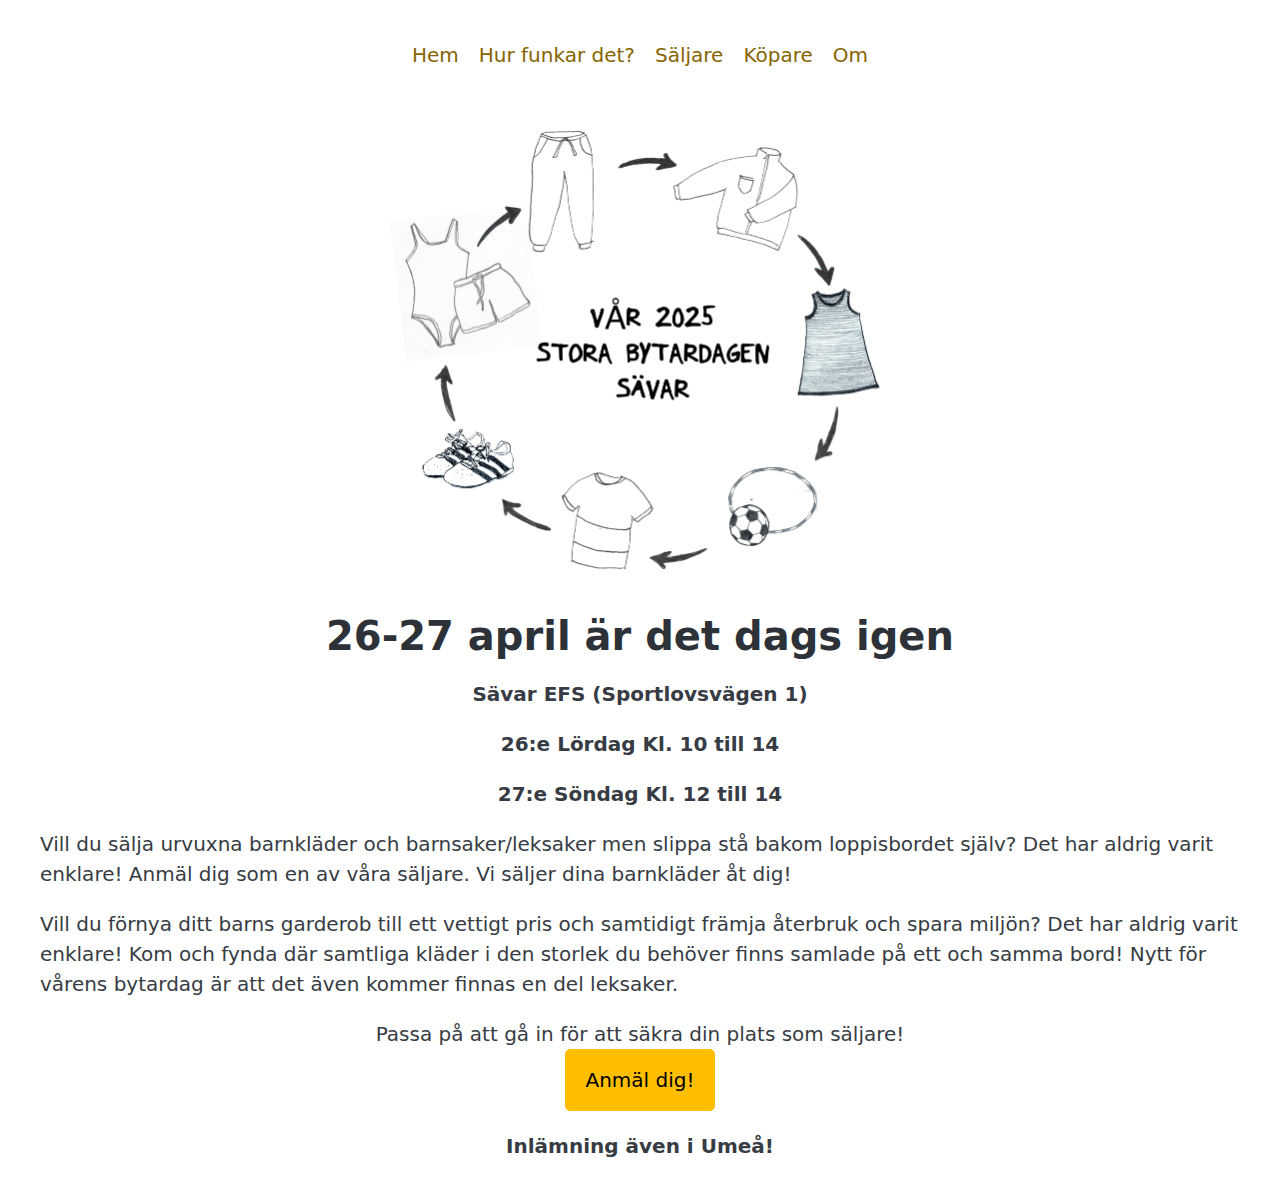
<file: index.html>
<html lang="en" data-theme="light">
<head>
    <meta charset="UTF-8">
    <meta name="viewport" content="width=device-width, initial-scale=1.0">
    <link rel="stylesheet" href="/css/custom.css" />
    <link rel="stylesheet" href="/css/pico.min.css" />
    <link rel="stylesheet" href="/css/pico.amber.min.css" />
    <title>Stora Klädbytardagen - Sävar 26 och 25 april 2025</title>
</head>
<body>
    <header class="container">
        <nav class="menu">
            <ul>
              <li><a href="/">Hem</a></li>
              <li><a href="/hur_funkar_det/">Hur funkar det?</a></li>
              <li><a href="/saljare">Säljare</a></li>
              <li><a href="/kopare">Köpare</a></li>
              <li><a href="/om">Om</a></li>
            </ul>
          </nav>
    </header>
    <main class="container">
        <div class="container-fluid logo-container">
            <img width="500px" src="/img/loga 2025 sommar.png" alt="Logga för klädbytardagen i Sävar 2024-09-21"/>
        </div>
        <div class="container hero">
            <div class="center">
                <h1>26-27 april är det dags igen</h1>
                <p><strong>Sävar EFS (Sportlovsvägen 1)</strong></p>
                <p><strong>26:e Lördag Kl. 10 till 14</strong></p>
                <p><strong>27:e Söndag Kl. 12 till 14</strong></p>
            </div>
            <p>
                Vill du sälja urvuxna barnkläder och barnsaker/leksaker men slippa stå bakom loppisbordet själv? Det har aldrig varit enklare! Anmäl dig som en av våra säljare. Vi säljer dina barnkläder åt dig!
            </p>
            <p>
                Vill du förnya ditt barns garderob till ett vettigt pris och samtidigt främja återbruk och spara miljön? Det har aldrig varit enklare! Kom och fynda där samtliga kläder i den storlek du behöver finns samlade på ett och samma bord! Nytt för vårens bytardag är att det även kommer finnas en del leksaker.
            </p>

            <p class="center">
                Passa på att gå in för att säkra din plats som säljare!<br/> 
                <a href="/saljare"><button>Anmäl dig!</button></a>
            </p>
			<p class="center"><b>Inlämning även i Umeå!</b></p>
        </div>
    </main>
    <!--
    <footer class="container-fluid center">
        <img class="footer_leaf" width="100%" src="/img/leaf.png" alt="Höstlöv som ligger i en hög"/>
    </footer>
    -->
</body>
<script data-goatcounter="https://storabytardagen.goatcounter.com/count"
        async src="//gc.zgo.at/count.js"></script>
</html>
</file>
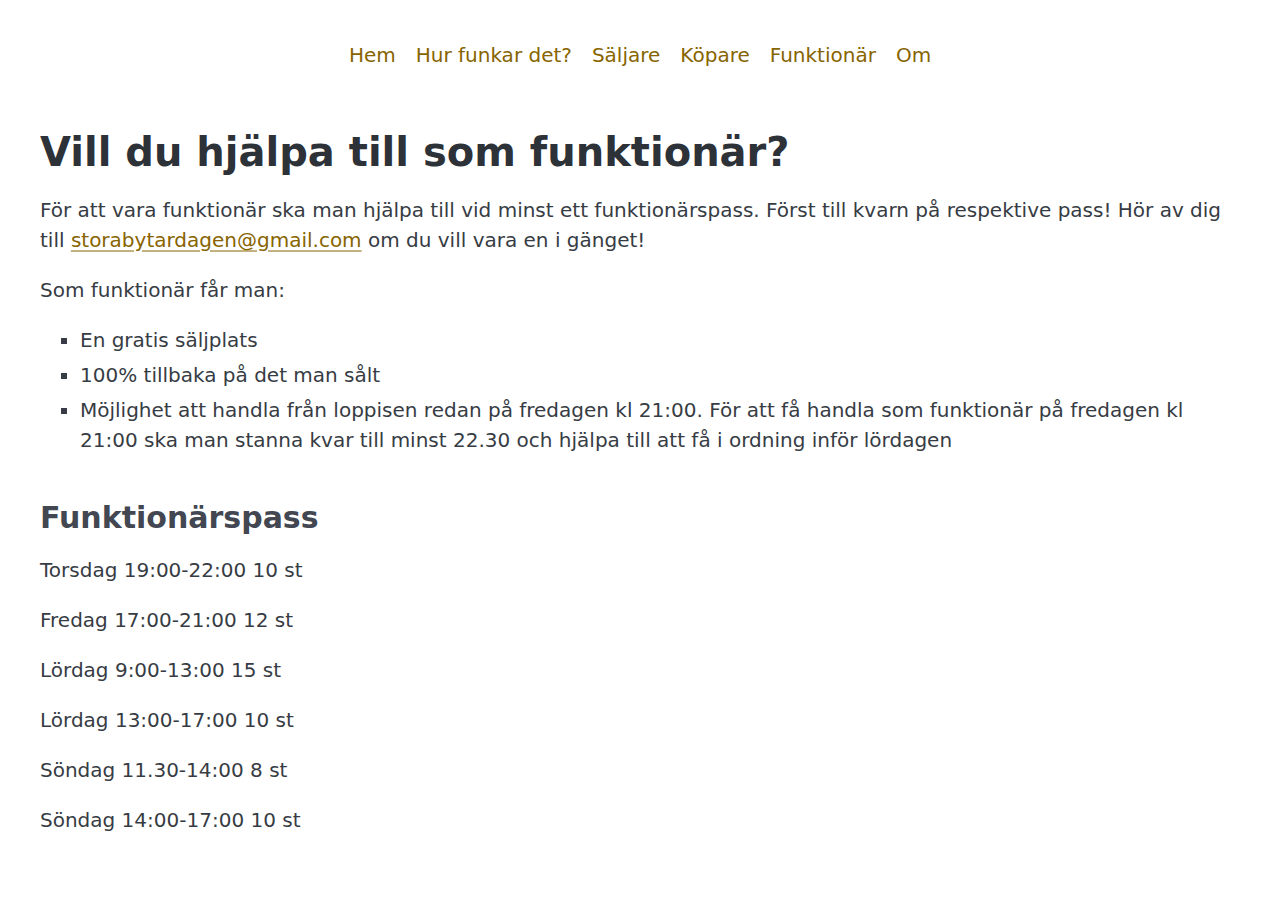
<file: funktionar/index.html>
<html lang="en" data-theme="light">
<head>
    <meta charset="UTF-8">
    <meta name="viewport" content="width=device-width, initial-scale=1.0">
    <link rel="stylesheet" href="/css/custom.css" />
    <link rel="stylesheet" href="/css/pico.min.css" />
    <link rel="stylesheet" href="/css/pico.amber.min.css" />
    <title>Stora Klädbytardagen - Hur funkar det</title>
</head>
<body>
    <header class="container">
        <nav class="menu">
            <ul>
              <li><a href="/">Hem</a></li>
              <li><a href="/hur_funkar_det/">Hur funkar det?</a></li>
              <li><a href="/saljare">Säljare</a></li>
              <li><a href="/kopare">Köpare</a></li>
              <li><a href="/funktionar">Funktionär</a></li>
              <li><a href="/om">Om</a></li>
            </ul>
          </nav>
    </header>
    <main class="container">
        <h1>Vill du hjälpa till som funktionär?</h1>

<p>
För att vara funktionär ska man hjälpa till vid minst ett funktionärspass. Först till kvarn på respektive pass!
Hör av dig till <a href="mailto:storabytardagen@gmail.com">storabytardagen@gmail.com</a> om du vill vara en i gänget!
</p>

<p>
Som funktionär får man:
<ul>
<li>En gratis säljplats</li>
<li>100% tillbaka på det man sålt</li>
<li>Möjlighet att handla från loppisen redan på fredagen kl 21:00. För att få handla som funktionär på fredagen kl 21:00 ska man stanna kvar till minst 22.30 och hjälpa till att få i ordning inför lördagen</li>
</ul>
</p>

<h3>Funktionärspass</h3>
<p>
Torsdag 19:00-22:00 10 st
</p>
<p>
Fredag 17:00-21:00 12 st
</p>
<p>
Lördag 9:00-13:00 15 st
</p>
<p>
Lördag 13:00-17:00 10 st
</p>
<p>
Söndag 11.30-14:00 8 st
</p>
<p>
Söndag 14:00-17:00 10 st
</p>
    </main>
</body>
<script data-goatcounter="https://storabytardagen.goatcounter.com/count"
        async src="//gc.zgo.at/count.js"></script>
</html>
</file>
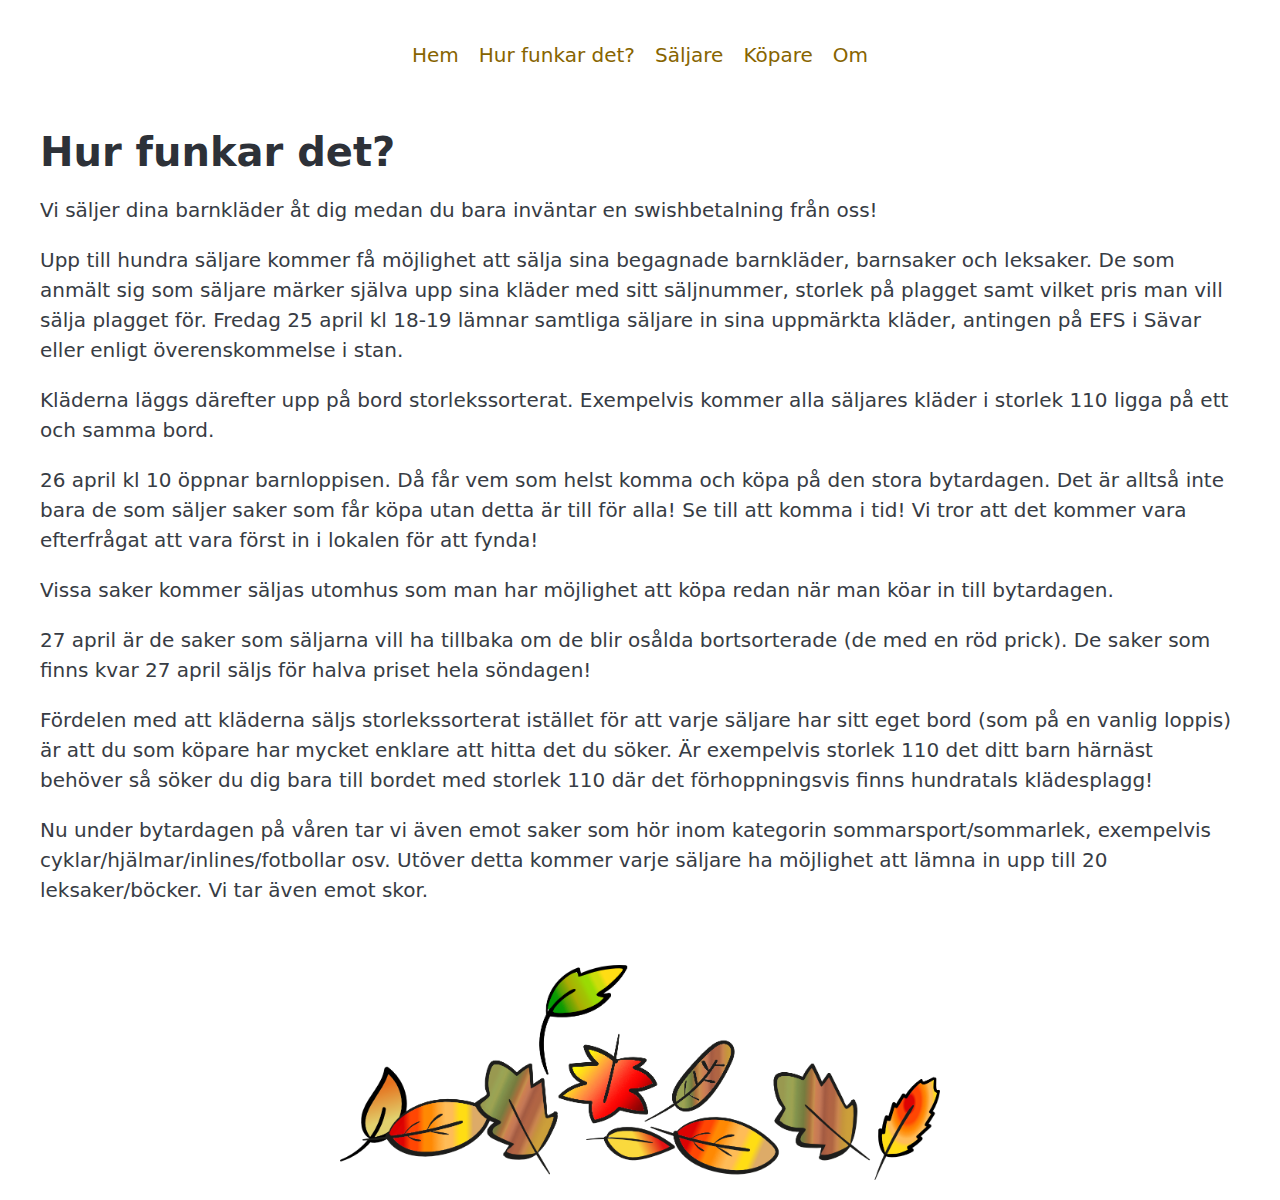
<file: hur_funkar_det/index.html>
<html lang="en" data-theme="light">
<head>
    <meta charset="UTF-8">
    <meta name="viewport" content="width=device-width, initial-scale=1.0">
    <link rel="stylesheet" href="/css/custom.css" />
    <link rel="stylesheet" href="/css/pico.min.css" />
    <link rel="stylesheet" href="/css/pico.amber.min.css" />
    <title>Stora Klädbytardagen - Hur funkar det</title>
</head>
<body>
    <header class="container">
        <nav class="menu">
            <ul>
              <li><a href="/">Hem</a></li>
              <li><a href="/hur_funkar_det/">Hur funkar det?</a></li>
              <li><a href="/saljare">Säljare</a></li>
              <li><a href="/kopare">Köpare</a></li>
              <li><a href="/om">Om</a></li>
            </ul>
          </nav>
    </header>
    <main class="container">
        <h1>Hur funkar det?</h1>

<p>
    Vi säljer dina barnkläder åt dig medan du bara inväntar en swishbetalning från oss!
</p>

<p>
    Upp till hundra säljare kommer få möjlighet att sälja sina begagnade barnkläder, barnsaker och leksaker. De som anmält sig som säljare märker själva upp sina kläder med sitt säljnummer, storlek på plagget samt vilket pris man vill sälja plagget för. Fredag 25 april kl 18-19 lämnar samtliga säljare in sina uppmärkta kläder, antingen på EFS i Sävar eller enligt överenskommelse i stan.
</p>

<p>
    Kläderna läggs därefter upp på bord storlekssorterat. Exempelvis kommer alla säljares kläder i storlek 110 ligga på ett och samma bord.
</p>

<p>
    26 april kl 10 öppnar barnloppisen. Då får vem som helst komma och köpa på den stora bytardagen. Det är alltså inte bara de som säljer saker som får köpa utan detta är till för alla! Se till att komma i tid! Vi tror att det kommer vara efterfrågat att vara först in i lokalen för att fynda! 
</p>
<p>
    Vissa saker kommer säljas utomhus som man har möjlighet att köpa redan när man köar in till bytardagen.
</p>
<p>
    27 april är de saker som säljarna vill ha tillbaka om de blir osålda bortsorterade (de med en röd prick). De saker som finns kvar 27 april säljs för halva priset hela söndagen!
</p>

<p>
    Fördelen med att kläderna säljs storlekssorterat istället för att varje säljare har sitt eget bord (som på en vanlig loppis) är att du som köpare har mycket enklare att hitta det du söker. Är exempelvis storlek 110 det ditt barn härnäst behöver så söker du dig bara till bordet med storlek 110 där det förhoppningsvis finns hundratals klädesplagg!
</p>

<p>
    Nu under bytardagen på våren tar vi även emot saker som hör inom kategorin sommarsport/sommarlek, exempelvis cyklar/hjälmar/inlines/fotbollar osv. Utöver detta kommer varje säljare ha möjlighet att lämna in upp till 20 leksaker/böcker. Vi tar även emot skor.
</p>

    </main>
    <footer class="container-fluid center">
        <img class="footer_leaf" width="100%" src="/img/leaf.png"/>
    </footer>
</body>
<script data-goatcounter="https://storabytardagen.goatcounter.com/count"
        async src="//gc.zgo.at/count.js"></script>
</html>
</file>
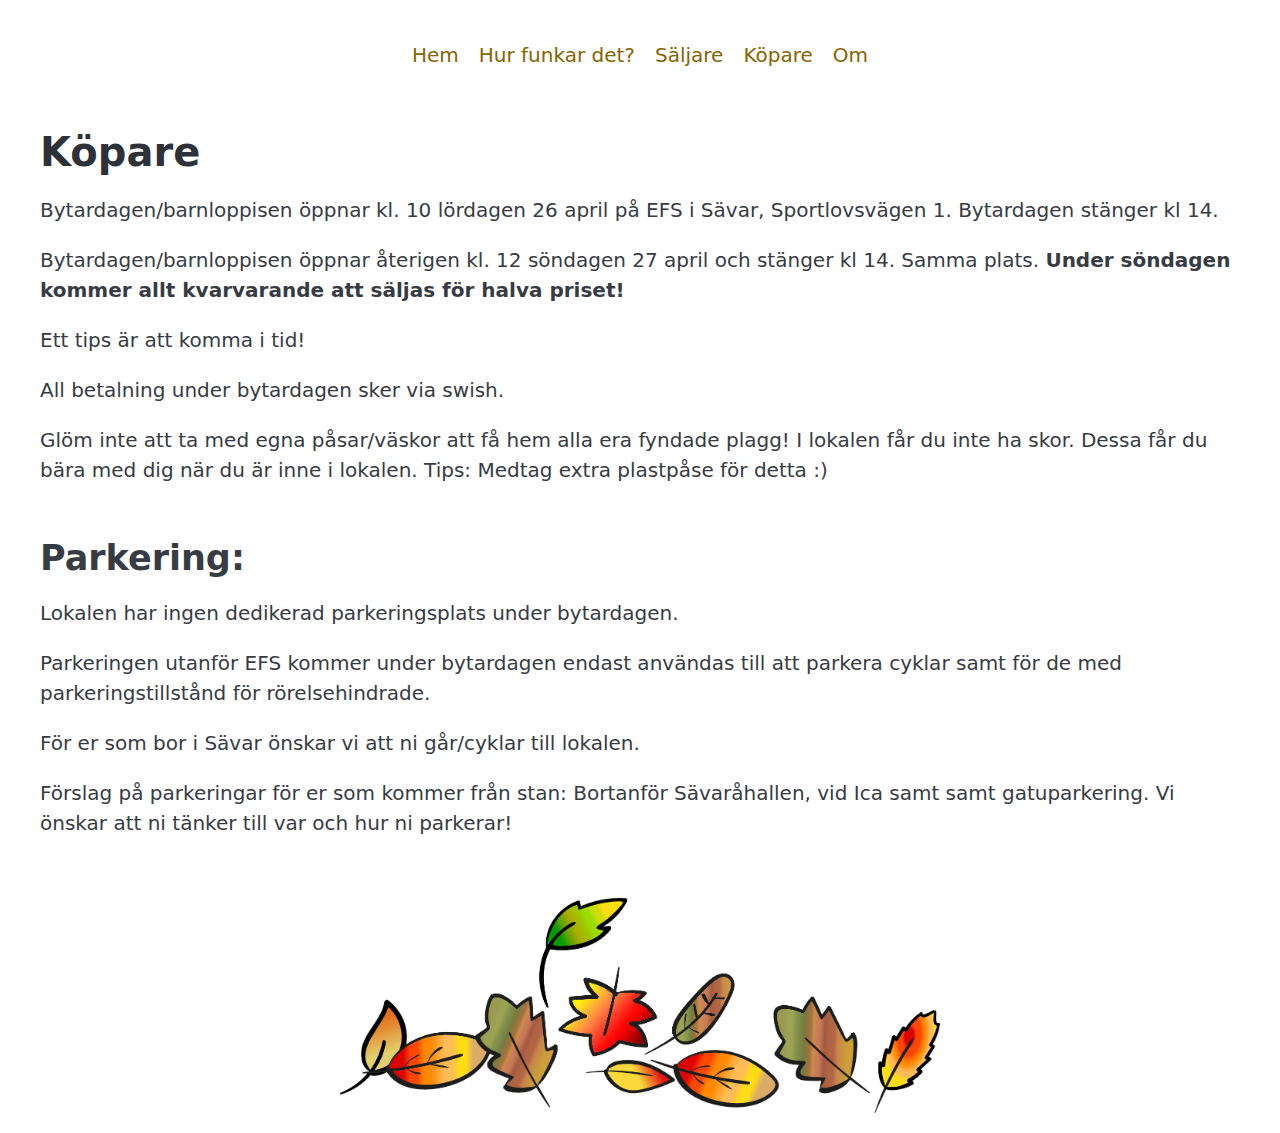
<file: kopare/index.html>
<html lang="en" data-theme="light">
<head>
    <meta charset="UTF-8">
    <meta name="viewport" content="width=device-width, initial-scale=1.0">
    <link rel="stylesheet" href="/css/custom.css" />
    <link rel="stylesheet" href="/css/pico.min.css" />
    <link rel="stylesheet" href="/css/pico.amber.min.css" />
    <title>Stora Klädbytardagen - Köpare</title>
</head>
<body>
    <header class="container">
        <nav class="menu">
            <ul>
              <li><a href="/">Hem</a></li>
              <li><a href="/hur_funkar_det/">Hur funkar det?</a></li>
              <li><a href="/saljare">Säljare</a></li>
              <li><a href="/kopare">Köpare</a></li>
              <li><a href="/om">Om</a></li>
            </ul>
          </nav>
    </header>
    <main class="container">
        <h1>Köpare</h1>
<p>
    Bytardagen/barnloppisen öppnar kl. 10 lördagen 26 april på EFS i Sävar, Sportlovsvägen 1. Bytardagen stänger kl 14.
</p>
<p>
    Bytardagen/barnloppisen öppnar återigen kl. 12 söndagen 27 april och stänger kl 14. Samma plats. <b>Under söndagen kommer allt kvarvarande att säljas för halva priset!</b>
</p>

<p>Ett tips är att komma i tid! </p>

<p>All betalning under bytardagen sker via swish.</p>

<p>Glöm inte att ta med egna påsar/väskor att få hem alla era fyndade plagg! I lokalen får du inte ha skor. Dessa får du bära med dig när du är inne i lokalen. Tips: Medtag extra plastpåse för detta :)</p>

<h2>Parkering:</h2>
<p>Lokalen har ingen dedikerad parkeringsplats under bytardagen.</p>

<p>
    Parkeringen utanför EFS kommer under bytardagen endast användas till att parkera cyklar samt för de med parkeringstillstånd för rörelsehindrade.
</p>

<p>
    För er som bor i Sävar önskar vi att ni går/cyklar till lokalen.
</p>

<p>
    Förslag på parkeringar för er som kommer från stan: Bortanför Sävaråhallen, vid Ica samt samt gatuparkering. Vi önskar att ni tänker till var och hur ni parkerar!
</p>

    </main>
    <footer class="container-fluid center">
        <img class="footer_leaf" width="100%" src="/img/leaf.png"/>
    </footer>
</body>
<script data-goatcounter="https://storabytardagen.goatcounter.com/count"
        async src="//gc.zgo.at/count.js"></script>
</html>
</file>
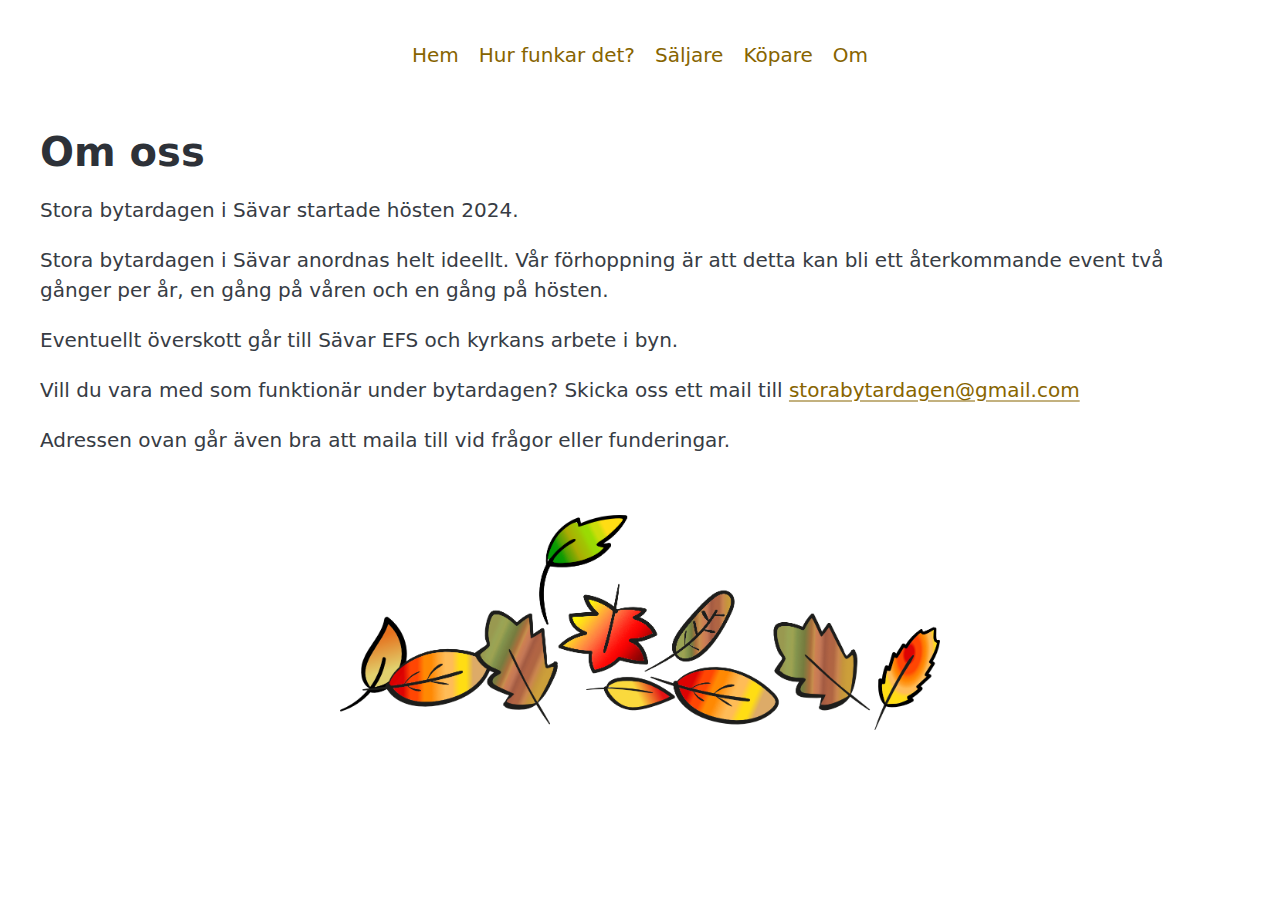
<file: om/index.html>
<html lang="en" data-theme="light">
<head>
    <meta charset="UTF-8">
    <meta name="viewport" content="width=device-width, initial-scale=1.0">
    <link rel="stylesheet" href="/css/custom.css" />
    <link rel="stylesheet" href="/css/pico.min.css" />
    <link rel="stylesheet" href="/css/pico.amber.min.css" />
    <title>Stora Klädbytardagen - Om oss</title>
</head>
<body>
    <header class="container">
        <nav class="menu">
            <ul>
              <li><a href="/">Hem</a></li>
              <li><a href="/hur_funkar_det/">Hur funkar det?</a></li>
              <li><a href="/saljare">Säljare</a></li>
              <li><a href="/kopare">Köpare</a></li>
              <li><a href="/om">Om</a></li>
            </ul>
          </nav>
    </header>
    <main class="container">
        <h1>Om oss</h1>

        <p>Stora bytardagen i Sävar startade hösten 2024.</p>
        
        <p>Stora bytardagen i Sävar anordnas helt ideellt. Vår förhoppning är att detta kan bli ett återkommande event två gånger per år, en gång på våren och en gång på hösten.</p>
        
        <p>Eventuellt överskott går till Sävar EFS och kyrkans arbete i byn.</p>
        
        <p>Vill du vara med som funktionär under bytardagen? Skicka oss ett mail till <a href="mailto:storabytardagen@gmail.com">storabytardagen@gmail.com</a></p>
        
        <p>Adressen ovan går även bra att maila till vid frågor eller funderingar.</p>
        
    </main>
    <footer class="container-fluid center">
        <img class="footer_leaf" width="100%" src="/img/leaf.png"/>
    </footer>
</body>
<script data-goatcounter="https://storabytardagen.goatcounter.com/count"
        async src="//gc.zgo.at/count.js"></script>
</html>
</file>
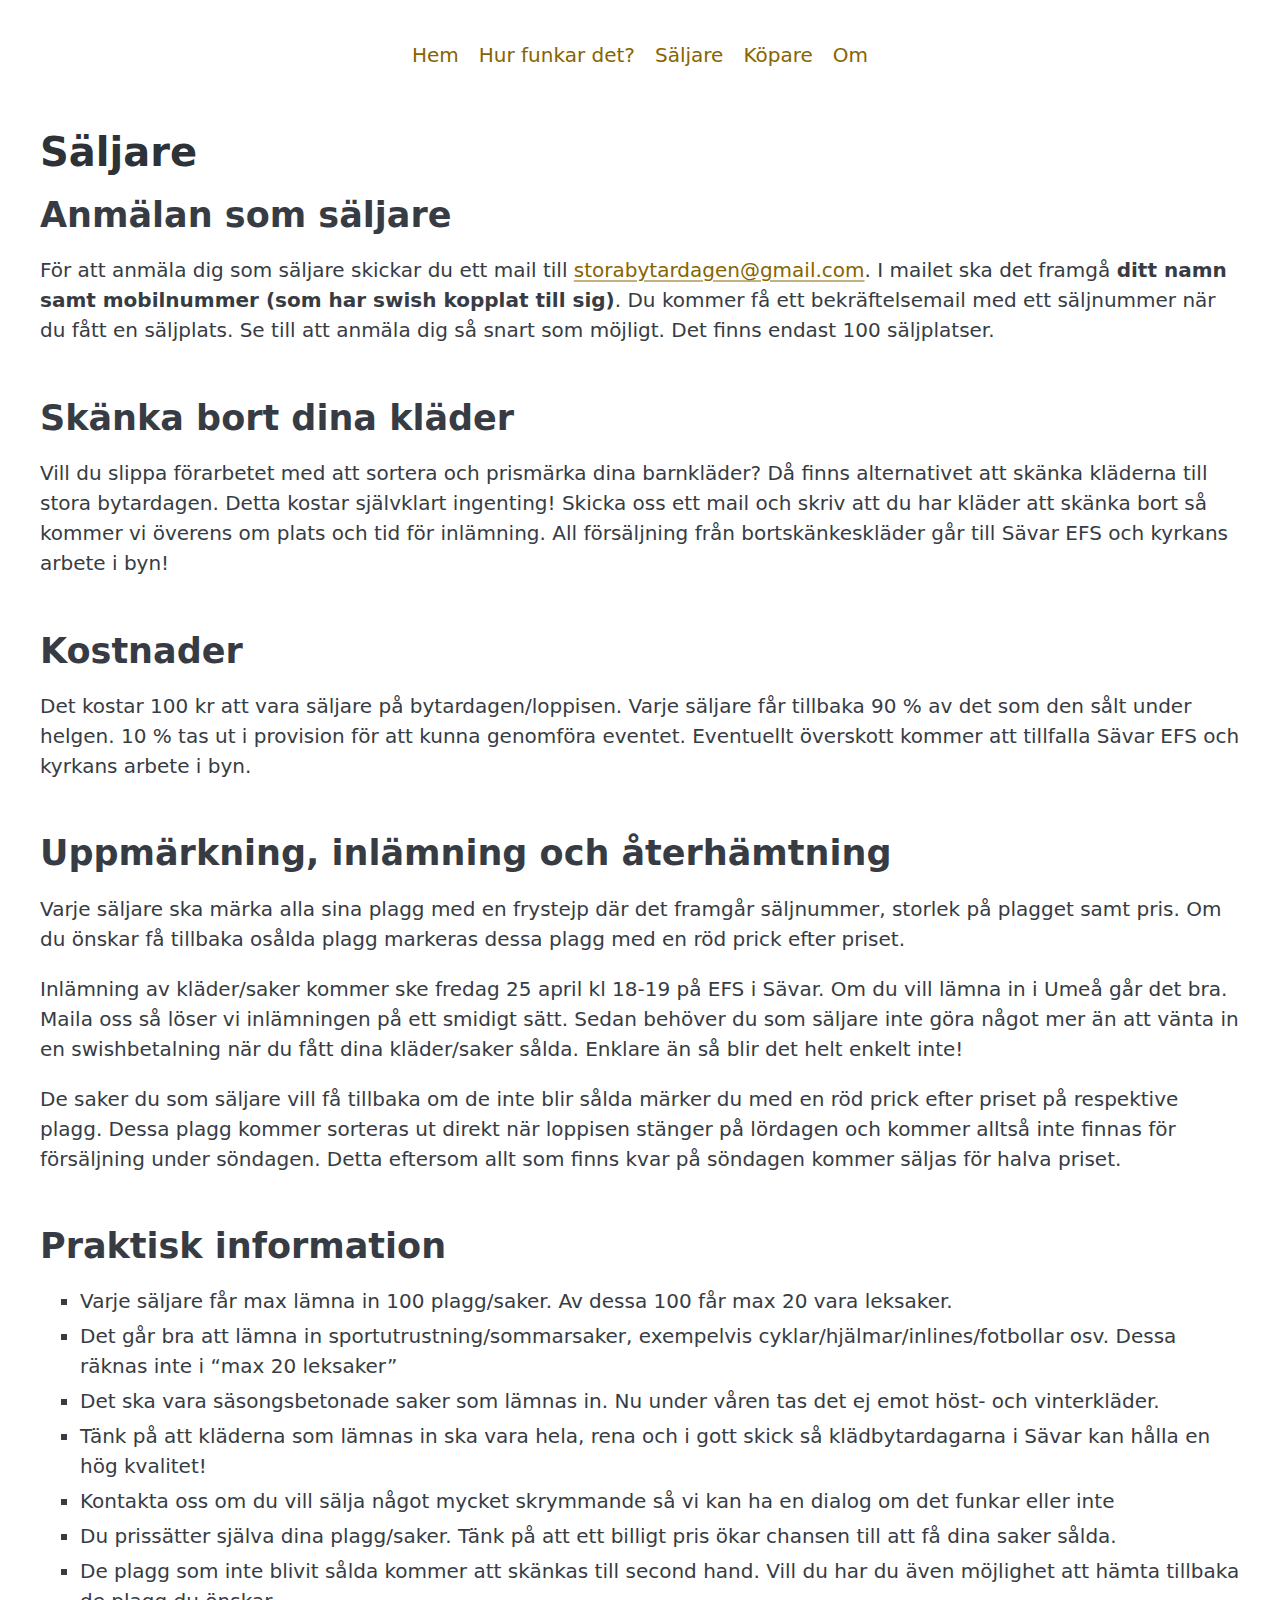
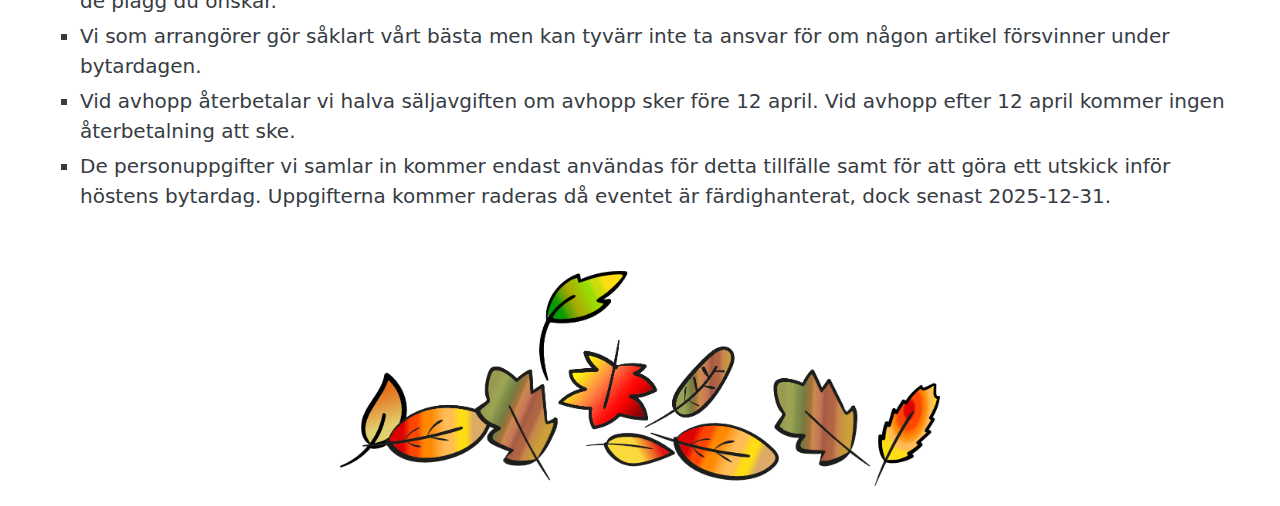
<file: saljare/index.html>
<html lang="en" data-theme="light">
<head>
    <meta charset="UTF-8">
    <meta name="viewport" content="width=device-width, initial-scale=1.0">
    <link rel="stylesheet" href="/css/custom.css" />
    <link rel="stylesheet" href="/css/pico.min.css" />
    <link rel="stylesheet" href="/css/pico.amber.min.css" />
    <title>Stora Klädbytardagen - Säljare</title>
</head>
<body>
    <header class="container">
        <nav class="menu">
            <ul>
              <li><a href="/">Hem</a></li>
              <li><a href="/hur_funkar_det/">Hur funkar det?</a></li>
              <li><a href="/saljare">Säljare</a></li>
              <li><a href="/kopare">Köpare</a></li>
              <li><a href="/om">Om</a></li>
            </ul>
          </nav>
    </header>
    <main class="container">
        <h1>Säljare</h1>
<h2>Anmälan som säljare</h2>
<p>För att anmäla dig som säljare skickar du ett mail till 
<a href="mailto:storabytardagen@gmail.com">storabytardagen@gmail.com</a>. I mailet ska det framgå
<b>ditt namn samt mobilnummer (som har swish kopplat till sig)</b>. Du kommer få ett bekräftelsemail med ett säljnummer när du fått en säljplats. Se till att anmäla dig så snart som möjligt. Det finns endast 100 säljplatser.
</p>

<h2>Skänka bort dina kläder</h2>
<p>
    Vill du slippa förarbetet med att sortera och prismärka dina barnkläder? Då finns alternativet att skänka kläderna till stora bytardagen. Detta kostar självklart ingenting! Skicka oss ett mail och skriv att du har kläder att skänka bort så kommer vi överens om plats och tid för inlämning. All försäljning från bortskänkeskläder går till Sävar EFS och kyrkans arbete i byn!
</p>

<h2>Kostnader</h2>
<p>
    Det kostar 100 kr att vara säljare på bytardagen/loppisen. Varje säljare får tillbaka 90 % av det som den sålt under helgen. 10 % tas ut i provision för att kunna genomföra eventet. Eventuellt överskott kommer att tillfalla Sävar EFS och kyrkans arbete i byn.
</p>

<h2>Uppmärkning, inlämning och återhämtning</h2>
<p>
    Varje säljare ska märka alla sina plagg med en frystejp där det framgår säljnummer, storlek på plagget samt pris. Om du önskar få tillbaka osålda plagg markeras dessa plagg med en röd prick efter priset.
</p>

<p>
    Inlämning av kläder/saker kommer ske fredag 25 april kl 18-19 på EFS i Sävar. Om du vill lämna in i Umeå går det bra. Maila oss så löser vi inlämningen på ett smidigt sätt. Sedan behöver du som säljare inte göra något mer än att vänta in en swishbetalning när du fått dina kläder/saker sålda. Enklare än så blir det helt enkelt inte!
</p>

<p>
    De saker du som säljare vill få tillbaka om de inte blir sålda märker du med en röd prick efter priset på respektive plagg. Dessa plagg kommer sorteras ut direkt när loppisen stänger på lördagen och kommer alltså inte finnas för försäljning under söndagen. Detta eftersom allt som finns kvar på söndagen kommer säljas för halva priset.
</p>

<h2>Praktisk information</h2>
<ul>
    <li>
    Varje säljare får max lämna in 100 plagg/saker. Av dessa 100 får max 20 vara leksaker.
    </li>
    <li>
    Det går bra att lämna in sportutrustning/sommarsaker, exempelvis cyklar/hjälmar/inlines/fotbollar osv. Dessa räknas inte i “max 20 leksaker”
    </li>
    <li>
Det ska vara säsongsbetonade saker som lämnas in. Nu under våren tas det ej emot höst- och vinterkläder.
    </li>
    <li>
Tänk på att kläderna som lämnas in ska vara hela, rena och i gott skick så klädbytardagarna i Sävar kan hålla en hög kvalitet!
    </li>
<li>
Kontakta oss om du vill sälja något mycket skrymmande så vi kan ha en dialog om det funkar eller inte
</li>
<li>
Du prissätter själva dina plagg/saker. Tänk på att ett billigt pris ökar chansen till att få dina saker sålda.
</li>
<li>
De plagg som inte blivit sålda kommer att skänkas till second hand. Vill du har du även möjlighet att hämta tillbaka de plagg du önskar.
</li>
<li>
Vi som arrangörer gör såklart vårt bästa men kan tyvärr inte ta ansvar för om någon artikel försvinner under bytardagen.
</li>
<li>
Vid avhopp återbetalar vi halva säljavgiften om avhopp sker före 12 april. Vid avhopp efter 12 april kommer ingen återbetalning att ske.
</li>
<li>
De personuppgifter vi samlar in kommer endast användas för detta tillfälle samt för att göra ett utskick inför höstens bytardag. Uppgifterna kommer raderas då eventet är färdighanterat, dock senast 2025-12-31.
</li>
</ul>

    </main>
    <footer class="container-fluid center">
        <img class="footer_leaf" width="100%" src="/img/leaf.png"/>
    </footer>
</body>
<script data-goatcounter="https://storabytardagen.goatcounter.com/count"
        async src="//gc.zgo.at/count.js"></script>
</html>
</file>
<file: css/custom.css>
.logo-container {
    text-align: center;
}

body { 
    box-sizing: border-box; 
    min-height: 1vh;
    display: flex;
    flex-direction: column;
}

body > main {
    flex: 1 0 auto
}

body > footer {
    flex-shrink: 0;
}

.footer_leaf {
    max-width: 600px;
}

.menu {
    display: flex;
    flex-direction: row;
    align-items: center;
    justify-content: center;
}

.center {
    text-align: center; 
}

.hero {
    margin-top: 2rem;
}
</file>
<file: css/pico.min.css>
@charset "UTF-8";/*!
 * Pico CSS ✨ v2.0.6 (https://picocss.com)
 * Copyright 2019-2024 - Licensed under MIT
 */:root{--pico-font-family-emoji:"Apple Color Emoji","Segoe UI Emoji","Segoe UI Symbol","Noto Color Emoji";--pico-font-family-sans-serif:system-ui,"Segoe UI",Roboto,Oxygen,Ubuntu,Cantarell,Helvetica,Arial,"Helvetica Neue",sans-serif,var(--pico-font-family-emoji);--pico-font-family-monospace:ui-monospace,SFMono-Regular,"SF Mono",Menlo,Consolas,"Liberation Mono",monospace,var(--pico-font-family-emoji);--pico-font-family:var(--pico-font-family-sans-serif);--pico-line-height:1.5;--pico-font-weight:400;--pico-font-size:100%;--pico-text-underline-offset:0.1rem;--pico-border-radius:0.25rem;--pico-border-width:0.0625rem;--pico-outline-width:0.125rem;--pico-transition:0.2s ease-in-out;--pico-spacing:1rem;--pico-typography-spacing-vertical:1rem;--pico-block-spacing-vertical:var(--pico-spacing);--pico-block-spacing-horizontal:var(--pico-spacing);--pico-grid-column-gap:var(--pico-spacing);--pico-grid-row-gap:var(--pico-spacing);--pico-form-element-spacing-vertical:0.75rem;--pico-form-element-spacing-horizontal:1rem;--pico-group-box-shadow:0 0 0 rgba(0, 0, 0, 0);--pico-group-box-shadow-focus-with-button:0 0 0 var(--pico-outline-width) var(--pico-primary-focus);--pico-group-box-shadow-focus-with-input:0 0 0 0.0625rem var(--pico-form-element-border-color);--pico-modal-overlay-backdrop-filter:blur(0.375rem);--pico-nav-element-spacing-vertical:1rem;--pico-nav-element-spacing-horizontal:0.5rem;--pico-nav-link-spacing-vertical:0.5rem;--pico-nav-link-spacing-horizontal:0.5rem;--pico-nav-breadcrumb-divider:">";--pico-icon-checkbox:url("data:image/svg+xml,%3Csvg xmlns='http://www.w3.org/2000/svg' width='24' height='24' viewBox='0 0 24 24' fill='none' stroke='rgb(255, 255, 255)' stroke-width='4' stroke-linecap='round' stroke-linejoin='round'%3E%3Cpolyline points='20 6 9 17 4 12'%3E%3C/polyline%3E%3C/svg%3E");--pico-icon-minus:url("data:image/svg+xml,%3Csvg xmlns='http://www.w3.org/2000/svg' width='24' height='24' viewBox='0 0 24 24' fill='none' stroke='rgb(255, 255, 255)' stroke-width='4' stroke-linecap='round' stroke-linejoin='round'%3E%3Cline x1='5' y1='12' x2='19' y2='12'%3E%3C/line%3E%3C/svg%3E");--pico-icon-chevron:url("data:image/svg+xml,%3Csvg xmlns='http://www.w3.org/2000/svg' width='24' height='24' viewBox='0 0 24 24' fill='none' stroke='rgb(136, 145, 164)' stroke-width='2' stroke-linecap='round' stroke-linejoin='round'%3E%3Cpolyline points='6 9 12 15 18 9'%3E%3C/polyline%3E%3C/svg%3E");--pico-icon-date:url("data:image/svg+xml,%3Csvg xmlns='http://www.w3.org/2000/svg' width='24' height='24' viewBox='0 0 24 24' fill='none' stroke='rgb(136, 145, 164)' stroke-width='2' stroke-linecap='round' stroke-linejoin='round'%3E%3Crect x='3' y='4' width='18' height='18' rx='2' ry='2'%3E%3C/rect%3E%3Cline x1='16' y1='2' x2='16' y2='6'%3E%3C/line%3E%3Cline x1='8' y1='2' x2='8' y2='6'%3E%3C/line%3E%3Cline x1='3' y1='10' x2='21' y2='10'%3E%3C/line%3E%3C/svg%3E");--pico-icon-time:url("data:image/svg+xml,%3Csvg xmlns='http://www.w3.org/2000/svg' width='24' height='24' viewBox='0 0 24 24' fill='none' stroke='rgb(136, 145, 164)' stroke-width='2' stroke-linecap='round' stroke-linejoin='round'%3E%3Ccircle cx='12' cy='12' r='10'%3E%3C/circle%3E%3Cpolyline points='12 6 12 12 16 14'%3E%3C/polyline%3E%3C/svg%3E");--pico-icon-search:url("data:image/svg+xml,%3Csvg xmlns='http://www.w3.org/2000/svg' width='24' height='24' viewBox='0 0 24 24' fill='none' stroke='rgb(136, 145, 164)' stroke-width='1.5' stroke-linecap='round' stroke-linejoin='round'%3E%3Ccircle cx='11' cy='11' r='8'%3E%3C/circle%3E%3Cline x1='21' y1='21' x2='16.65' y2='16.65'%3E%3C/line%3E%3C/svg%3E");--pico-icon-close:url("data:image/svg+xml,%3Csvg xmlns='http://www.w3.org/2000/svg' width='24' height='24' viewBox='0 0 24 24' fill='none' stroke='rgb(136, 145, 164)' stroke-width='3' stroke-linecap='round' stroke-linejoin='round'%3E%3Cline x1='18' y1='6' x2='6' y2='18'%3E%3C/line%3E%3Cline x1='6' y1='6' x2='18' y2='18'%3E%3C/line%3E%3C/svg%3E");--pico-icon-loading:url("data:image/svg+xml,%3Csvg fill='none' height='24' width='24' viewBox='0 0 24 24' xmlns='http://www.w3.org/2000/svg' %3E%3Cstyle%3E g %7B animation: rotate 2s linear infinite; transform-origin: center center; %7D circle %7B stroke-dasharray: 75,100; stroke-dashoffset: -5; animation: dash 1.5s ease-in-out infinite; stroke-linecap: round; %7D @keyframes rotate %7B 0%25 %7B transform: rotate(0deg); %7D 100%25 %7B transform: rotate(360deg); %7D %7D @keyframes dash %7B 0%25 %7B stroke-dasharray: 1,100; stroke-dashoffset: 0; %7D 50%25 %7B stroke-dasharray: 44.5,100; stroke-dashoffset: -17.5; %7D 100%25 %7B stroke-dasharray: 44.5,100; stroke-dashoffset: -62; %7D %7D %3C/style%3E%3Cg%3E%3Ccircle cx='12' cy='12' r='10' fill='none' stroke='rgb(136, 145, 164)' stroke-width='4' /%3E%3C/g%3E%3C/svg%3E")}@media (min-width:576px){:root{--pico-font-size:106.25%}}@media (min-width:768px){:root{--pico-font-size:112.5%}}@media (min-width:1024px){:root{--pico-font-size:118.75%}}@media (min-width:1280px){:root{--pico-font-size:125%}}@media (min-width:1536px){:root{--pico-font-size:131.25%}}a{--pico-text-decoration:underline}a.contrast,a.secondary{--pico-text-decoration:underline}small{--pico-font-size:0.875em}h1,h2,h3,h4,h5,h6{--pico-font-weight:700}h1{--pico-font-size:2rem;--pico-line-height:1.125;--pico-typography-spacing-top:3rem}h2{--pico-font-size:1.75rem;--pico-line-height:1.15;--pico-typography-spacing-top:2.625rem}h3{--pico-font-size:1.5rem;--pico-line-height:1.175;--pico-typography-spacing-top:2.25rem}h4{--pico-font-size:1.25rem;--pico-line-height:1.2;--pico-typography-spacing-top:1.874rem}h5{--pico-font-size:1.125rem;--pico-line-height:1.225;--pico-typography-spacing-top:1.6875rem}h6{--pico-font-size:1rem;--pico-line-height:1.25;--pico-typography-spacing-top:1.5rem}tfoot td,tfoot th,thead td,thead th{--pico-font-weight:600;--pico-border-width:0.1875rem}code,kbd,pre,samp{--pico-font-family:var(--pico-font-family-monospace)}kbd{--pico-font-weight:bolder}:where(select,textarea),input:not([type=submit],[type=button],[type=reset],[type=checkbox],[type=radio],[type=file]){--pico-outline-width:0.0625rem}[type=search]{--pico-border-radius:5rem}[type=checkbox],[type=radio]{--pico-border-width:0.125rem}[type=checkbox][role=switch]{--pico-border-width:0.1875rem}details.dropdown summary:not([role=button]){--pico-outline-width:0.0625rem}nav details.dropdown summary:focus-visible{--pico-outline-width:0.125rem}[role=search]{--pico-border-radius:5rem}[role=group]:has(button.secondary:focus,[type=submit].secondary:focus,[type=button].secondary:focus,[role=button].secondary:focus),[role=search]:has(button.secondary:focus,[type=submit].secondary:focus,[type=button].secondary:focus,[role=button].secondary:focus){--pico-group-box-shadow-focus-with-button:0 0 0 var(--pico-outline-width) var(--pico-secondary-focus)}[role=group]:has(button.contrast:focus,[type=submit].contrast:focus,[type=button].contrast:focus,[role=button].contrast:focus),[role=search]:has(button.contrast:focus,[type=submit].contrast:focus,[type=button].contrast:focus,[role=button].contrast:focus){--pico-group-box-shadow-focus-with-button:0 0 0 var(--pico-outline-width) var(--pico-contrast-focus)}[role=group] [role=button],[role=group] [type=button],[role=group] [type=submit],[role=group] button,[role=search] [role=button],[role=search] [type=button],[role=search] [type=submit],[role=search] button{--pico-form-element-spacing-horizontal:2rem}details summary[role=button]:not(.outline)::after{filter:brightness(0) invert(1)}[aria-busy=true]:not(input,select,textarea):is(button,[type=submit],[type=button],[type=reset],[role=button]):not(.outline)::before{filter:brightness(0) invert(1)}:root:not([data-theme=dark]),[data-theme=light]{--pico-background-color:#fff;--pico-color:#373c44;--pico-text-selection-color:rgba(2, 154, 232, 0.25);--pico-muted-color:#646b79;--pico-muted-border-color:#e7eaf0;--pico-primary:#0172ad;--pico-primary-background:#0172ad;--pico-primary-border:var(--pico-primary-background);--pico-primary-underline:rgba(1, 114, 173, 0.5);--pico-primary-hover:#015887;--pico-primary-hover-background:#02659a;--pico-primary-hover-border:var(--pico-primary-hover-background);--pico-primary-hover-underline:var(--pico-primary-hover);--pico-primary-focus:rgba(2, 154, 232, 0.5);--pico-primary-inverse:#fff;--pico-secondary:#5d6b89;--pico-secondary-background:#525f7a;--pico-secondary-border:var(--pico-secondary-background);--pico-secondary-underline:rgba(93, 107, 137, 0.5);--pico-secondary-hover:#48536b;--pico-secondary-hover-background:#48536b;--pico-secondary-hover-border:var(--pico-secondary-hover-background);--pico-secondary-hover-underline:var(--pico-secondary-hover);--pico-secondary-focus:rgba(93, 107, 137, 0.25);--pico-secondary-inverse:#fff;--pico-contrast:#181c25;--pico-contrast-background:#181c25;--pico-contrast-border:var(--pico-contrast-background);--pico-contrast-underline:rgba(24, 28, 37, 0.5);--pico-contrast-hover:#000;--pico-contrast-hover-background:#000;--pico-contrast-hover-border:var(--pico-contrast-hover-background);--pico-contrast-hover-underline:var(--pico-secondary-hover);--pico-contrast-focus:rgba(93, 107, 137, 0.25);--pico-contrast-inverse:#fff;--pico-box-shadow:0.0145rem 0.029rem 0.174rem rgba(129, 145, 181, 0.01698),0.0335rem 0.067rem 0.402rem rgba(129, 145, 181, 0.024),0.0625rem 0.125rem 0.75rem rgba(129, 145, 181, 0.03),0.1125rem 0.225rem 1.35rem rgba(129, 145, 181, 0.036),0.2085rem 0.417rem 2.502rem rgba(129, 145, 181, 0.04302),0.5rem 1rem 6rem rgba(129, 145, 181, 0.06),0 0 0 0.0625rem rgba(129, 145, 181, 0.015);--pico-h1-color:#2d3138;--pico-h2-color:#373c44;--pico-h3-color:#424751;--pico-h4-color:#4d535e;--pico-h5-color:#5c6370;--pico-h6-color:#646b79;--pico-mark-background-color:#fde7c0;--pico-mark-color:#0f1114;--pico-ins-color:#1d6a54;--pico-del-color:#883935;--pico-blockquote-border-color:var(--pico-muted-border-color);--pico-blockquote-footer-color:var(--pico-muted-color);--pico-button-box-shadow:0 0 0 rgba(0, 0, 0, 0);--pico-button-hover-box-shadow:0 0 0 rgba(0, 0, 0, 0);--pico-table-border-color:var(--pico-muted-border-color);--pico-table-row-stripped-background-color:rgba(111, 120, 135, 0.0375);--pico-code-background-color:#f3f5f7;--pico-code-color:#646b79;--pico-code-kbd-background-color:var(--pico-color);--pico-code-kbd-color:var(--pico-background-color);--pico-form-element-background-color:#fbfcfc;--pico-form-element-selected-background-color:#dfe3eb;--pico-form-element-border-color:#cfd5e2;--pico-form-element-color:#23262c;--pico-form-element-placeholder-color:var(--pico-muted-color);--pico-form-element-active-background-color:#fff;--pico-form-element-active-border-color:var(--pico-primary-border);--pico-form-element-focus-color:var(--pico-primary-border);--pico-form-element-disabled-opacity:0.5;--pico-form-element-invalid-border-color:#b86a6b;--pico-form-element-invalid-active-border-color:#c84f48;--pico-form-element-invalid-focus-color:var(--pico-form-element-invalid-active-border-color);--pico-form-element-valid-border-color:#4c9b8a;--pico-form-element-valid-active-border-color:#279977;--pico-form-element-valid-focus-color:var(--pico-form-element-valid-active-border-color);--pico-switch-background-color:#bfc7d9;--pico-switch-checked-background-color:var(--pico-primary-background);--pico-switch-color:#fff;--pico-switch-thumb-box-shadow:0 0 0 rgba(0, 0, 0, 0);--pico-range-border-color:#dfe3eb;--pico-range-active-border-color:#bfc7d9;--pico-range-thumb-border-color:var(--pico-background-color);--pico-range-thumb-color:var(--pico-secondary-background);--pico-range-thumb-active-color:var(--pico-primary-background);--pico-accordion-border-color:var(--pico-muted-border-color);--pico-accordion-active-summary-color:var(--pico-primary-hover);--pico-accordion-close-summary-color:var(--pico-color);--pico-accordion-open-summary-color:var(--pico-muted-color);--pico-card-background-color:var(--pico-background-color);--pico-card-border-color:var(--pico-muted-border-color);--pico-card-box-shadow:var(--pico-box-shadow);--pico-card-sectioning-background-color:#fbfcfc;--pico-dropdown-background-color:#fff;--pico-dropdown-border-color:#eff1f4;--pico-dropdown-box-shadow:var(--pico-box-shadow);--pico-dropdown-color:var(--pico-color);--pico-dropdown-hover-background-color:#eff1f4;--pico-loading-spinner-opacity:0.5;--pico-modal-overlay-background-color:rgba(232, 234, 237, 0.75);--pico-progress-background-color:#dfe3eb;--pico-progress-color:var(--pico-primary-background);--pico-tooltip-background-color:var(--pico-contrast-background);--pico-tooltip-color:var(--pico-contrast-inverse);--pico-icon-valid:url("data:image/svg+xml,%3Csvg xmlns='http://www.w3.org/2000/svg' width='24' height='24' viewBox='0 0 24 24' fill='none' stroke='rgb(76, 155, 138)' stroke-width='2' stroke-linecap='round' stroke-linejoin='round'%3E%3Cpolyline points='20 6 9 17 4 12'%3E%3C/polyline%3E%3C/svg%3E");--pico-icon-invalid:url("data:image/svg+xml,%3Csvg xmlns='http://www.w3.org/2000/svg' width='24' height='24' viewBox='0 0 24 24' fill='none' stroke='rgb(200, 79, 72)' stroke-width='2' stroke-linecap='round' stroke-linejoin='round'%3E%3Ccircle cx='12' cy='12' r='10'%3E%3C/circle%3E%3Cline x1='12' y1='8' x2='12' y2='12'%3E%3C/line%3E%3Cline x1='12' y1='16' x2='12.01' y2='16'%3E%3C/line%3E%3C/svg%3E");color-scheme:light}:root:not([data-theme=dark]) input:is([type=submit],[type=button],[type=reset],[type=checkbox],[type=radio],[type=file]),[data-theme=light] input:is([type=submit],[type=button],[type=reset],[type=checkbox],[type=radio],[type=file]){--pico-form-element-focus-color:var(--pico-primary-focus)}@media only screen and (prefers-color-scheme:dark){:root:not([data-theme]){--pico-background-color:#13171f;--pico-color:#c2c7d0;--pico-text-selection-color:rgba(1, 170, 255, 0.1875);--pico-muted-color:#7b8495;--pico-muted-border-color:#202632;--pico-primary:#01aaff;--pico-primary-background:#0172ad;--pico-primary-border:var(--pico-primary-background);--pico-primary-underline:rgba(1, 170, 255, 0.5);--pico-primary-hover:#79c0ff;--pico-primary-hover-background:#017fc0;--pico-primary-hover-border:var(--pico-primary-hover-background);--pico-primary-hover-underline:var(--pico-primary-hover);--pico-primary-focus:rgba(1, 170, 255, 0.375);--pico-primary-inverse:#fff;--pico-secondary:#969eaf;--pico-secondary-background:#525f7a;--pico-secondary-border:var(--pico-secondary-background);--pico-secondary-underline:rgba(150, 158, 175, 0.5);--pico-secondary-hover:#b3b9c5;--pico-secondary-hover-background:#5d6b89;--pico-secondary-hover-border:var(--pico-secondary-hover-background);--pico-secondary-hover-underline:var(--pico-secondary-hover);--pico-secondary-focus:rgba(144, 158, 190, 0.25);--pico-secondary-inverse:#fff;--pico-contrast:#dfe3eb;--pico-contrast-background:#eff1f4;--pico-contrast-border:var(--pico-contrast-background);--pico-contrast-underline:rgba(223, 227, 235, 0.5);--pico-contrast-hover:#fff;--pico-contrast-hover-background:#fff;--pico-contrast-hover-border:var(--pico-contrast-hover-background);--pico-contrast-hover-underline:var(--pico-contrast-hover);--pico-contrast-focus:rgba(207, 213, 226, 0.25);--pico-contrast-inverse:#000;--pico-box-shadow:0.0145rem 0.029rem 0.174rem rgba(7, 9, 12, 0.01698),0.0335rem 0.067rem 0.402rem rgba(7, 9, 12, 0.024),0.0625rem 0.125rem 0.75rem rgba(7, 9, 12, 0.03),0.1125rem 0.225rem 1.35rem rgba(7, 9, 12, 0.036),0.2085rem 0.417rem 2.502rem rgba(7, 9, 12, 0.04302),0.5rem 1rem 6rem rgba(7, 9, 12, 0.06),0 0 0 0.0625rem rgba(7, 9, 12, 0.015);--pico-h1-color:#f0f1f3;--pico-h2-color:#e0e3e7;--pico-h3-color:#c2c7d0;--pico-h4-color:#b3b9c5;--pico-h5-color:#a4acba;--pico-h6-color:#8891a4;--pico-mark-background-color:#014063;--pico-mark-color:#fff;--pico-ins-color:#62af9a;--pico-del-color:#ce7e7b;--pico-blockquote-border-color:var(--pico-muted-border-color);--pico-blockquote-footer-color:var(--pico-muted-color);--pico-button-box-shadow:0 0 0 rgba(0, 0, 0, 0);--pico-button-hover-box-shadow:0 0 0 rgba(0, 0, 0, 0);--pico-table-border-color:var(--pico-muted-border-color);--pico-table-row-stripped-background-color:rgba(111, 120, 135, 0.0375);--pico-code-background-color:#1a1f28;--pico-code-color:#8891a4;--pico-code-kbd-background-color:var(--pico-color);--pico-code-kbd-color:var(--pico-background-color);--pico-form-element-background-color:#1c212c;--pico-form-element-selected-background-color:#2a3140;--pico-form-element-border-color:#2a3140;--pico-form-element-color:#e0e3e7;--pico-form-element-placeholder-color:#8891a4;--pico-form-element-active-background-color:#1a1f28;--pico-form-element-active-border-color:var(--pico-primary-border);--pico-form-element-focus-color:var(--pico-primary-border);--pico-form-element-disabled-opacity:0.5;--pico-form-element-invalid-border-color:#964a50;--pico-form-element-invalid-active-border-color:#b7403b;--pico-form-element-invalid-focus-color:var(--pico-form-element-invalid-active-border-color);--pico-form-element-valid-border-color:#2a7b6f;--pico-form-element-valid-active-border-color:#16896a;--pico-form-element-valid-focus-color:var(--pico-form-element-valid-active-border-color);--pico-switch-background-color:#333c4e;--pico-switch-checked-background-color:var(--pico-primary-background);--pico-switch-color:#fff;--pico-switch-thumb-box-shadow:0 0 0 rgba(0, 0, 0, 0);--pico-range-border-color:#202632;--pico-range-active-border-color:#2a3140;--pico-range-thumb-border-color:var(--pico-background-color);--pico-range-thumb-color:var(--pico-secondary-background);--pico-range-thumb-active-color:var(--pico-primary-background);--pico-accordion-border-color:var(--pico-muted-border-color);--pico-accordion-active-summary-color:var(--pico-primary-hover);--pico-accordion-close-summary-color:var(--pico-color);--pico-accordion-open-summary-color:var(--pico-muted-color);--pico-card-background-color:#181c25;--pico-card-border-color:var(--pico-card-background-color);--pico-card-box-shadow:var(--pico-box-shadow);--pico-card-sectioning-background-color:#1a1f28;--pico-dropdown-background-color:#181c25;--pico-dropdown-border-color:#202632;--pico-dropdown-box-shadow:var(--pico-box-shadow);--pico-dropdown-color:var(--pico-color);--pico-dropdown-hover-background-color:#202632;--pico-loading-spinner-opacity:0.5;--pico-modal-overlay-background-color:rgba(8, 9, 10, 0.75);--pico-progress-background-color:#202632;--pico-progress-color:var(--pico-primary-background);--pico-tooltip-background-color:var(--pico-contrast-background);--pico-tooltip-color:var(--pico-contrast-inverse);--pico-icon-valid:url("data:image/svg+xml,%3Csvg xmlns='http://www.w3.org/2000/svg' width='24' height='24' viewBox='0 0 24 24' fill='none' stroke='rgb(42, 123, 111)' stroke-width='2' stroke-linecap='round' stroke-linejoin='round'%3E%3Cpolyline points='20 6 9 17 4 12'%3E%3C/polyline%3E%3C/svg%3E");--pico-icon-invalid:url("data:image/svg+xml,%3Csvg xmlns='http://www.w3.org/2000/svg' width='24' height='24' viewBox='0 0 24 24' fill='none' stroke='rgb(150, 74, 80)' stroke-width='2' stroke-linecap='round' stroke-linejoin='round'%3E%3Ccircle cx='12' cy='12' r='10'%3E%3C/circle%3E%3Cline x1='12' y1='8' x2='12' y2='12'%3E%3C/line%3E%3Cline x1='12' y1='16' x2='12.01' y2='16'%3E%3C/line%3E%3C/svg%3E");color-scheme:dark}:root:not([data-theme]) input:is([type=submit],[type=button],[type=reset],[type=checkbox],[type=radio],[type=file]){--pico-form-element-focus-color:var(--pico-primary-focus)}:root:not([data-theme]) details summary[role=button].contrast:not(.outline)::after{filter:brightness(0)}:root:not([data-theme]) [aria-busy=true]:not(input,select,textarea).contrast:is(button,[type=submit],[type=button],[type=reset],[role=button]):not(.outline)::before{filter:brightness(0)}}[data-theme=dark]{--pico-background-color:#13171f;--pico-color:#c2c7d0;--pico-text-selection-color:rgba(1, 170, 255, 0.1875);--pico-muted-color:#7b8495;--pico-muted-border-color:#202632;--pico-primary:#01aaff;--pico-primary-background:#0172ad;--pico-primary-border:var(--pico-primary-background);--pico-primary-underline:rgba(1, 170, 255, 0.5);--pico-primary-hover:#79c0ff;--pico-primary-hover-background:#017fc0;--pico-primary-hover-border:var(--pico-primary-hover-background);--pico-primary-hover-underline:var(--pico-primary-hover);--pico-primary-focus:rgba(1, 170, 255, 0.375);--pico-primary-inverse:#fff;--pico-secondary:#969eaf;--pico-secondary-background:#525f7a;--pico-secondary-border:var(--pico-secondary-background);--pico-secondary-underline:rgba(150, 158, 175, 0.5);--pico-secondary-hover:#b3b9c5;--pico-secondary-hover-background:#5d6b89;--pico-secondary-hover-border:var(--pico-secondary-hover-background);--pico-secondary-hover-underline:var(--pico-secondary-hover);--pico-secondary-focus:rgba(144, 158, 190, 0.25);--pico-secondary-inverse:#fff;--pico-contrast:#dfe3eb;--pico-contrast-background:#eff1f4;--pico-contrast-border:var(--pico-contrast-background);--pico-contrast-underline:rgba(223, 227, 235, 0.5);--pico-contrast-hover:#fff;--pico-contrast-hover-background:#fff;--pico-contrast-hover-border:var(--pico-contrast-hover-background);--pico-contrast-hover-underline:var(--pico-contrast-hover);--pico-contrast-focus:rgba(207, 213, 226, 0.25);--pico-contrast-inverse:#000;--pico-box-shadow:0.0145rem 0.029rem 0.174rem rgba(7, 9, 12, 0.01698),0.0335rem 0.067rem 0.402rem rgba(7, 9, 12, 0.024),0.0625rem 0.125rem 0.75rem rgba(7, 9, 12, 0.03),0.1125rem 0.225rem 1.35rem rgba(7, 9, 12, 0.036),0.2085rem 0.417rem 2.502rem rgba(7, 9, 12, 0.04302),0.5rem 1rem 6rem rgba(7, 9, 12, 0.06),0 0 0 0.0625rem rgba(7, 9, 12, 0.015);--pico-h1-color:#f0f1f3;--pico-h2-color:#e0e3e7;--pico-h3-color:#c2c7d0;--pico-h4-color:#b3b9c5;--pico-h5-color:#a4acba;--pico-h6-color:#8891a4;--pico-mark-background-color:#014063;--pico-mark-color:#fff;--pico-ins-color:#62af9a;--pico-del-color:#ce7e7b;--pico-blockquote-border-color:var(--pico-muted-border-color);--pico-blockquote-footer-color:var(--pico-muted-color);--pico-button-box-shadow:0 0 0 rgba(0, 0, 0, 0);--pico-button-hover-box-shadow:0 0 0 rgba(0, 0, 0, 0);--pico-table-border-color:var(--pico-muted-border-color);--pico-table-row-stripped-background-color:rgba(111, 120, 135, 0.0375);--pico-code-background-color:#1a1f28;--pico-code-color:#8891a4;--pico-code-kbd-background-color:var(--pico-color);--pico-code-kbd-color:var(--pico-background-color);--pico-form-element-background-color:#1c212c;--pico-form-element-selected-background-color:#2a3140;--pico-form-element-border-color:#2a3140;--pico-form-element-color:#e0e3e7;--pico-form-element-placeholder-color:#8891a4;--pico-form-element-active-background-color:#1a1f28;--pico-form-element-active-border-color:var(--pico-primary-border);--pico-form-element-focus-color:var(--pico-primary-border);--pico-form-element-disabled-opacity:0.5;--pico-form-element-invalid-border-color:#964a50;--pico-form-element-invalid-active-border-color:#b7403b;--pico-form-element-invalid-focus-color:var(--pico-form-element-invalid-active-border-color);--pico-form-element-valid-border-color:#2a7b6f;--pico-form-element-valid-active-border-color:#16896a;--pico-form-element-valid-focus-color:var(--pico-form-element-valid-active-border-color);--pico-switch-background-color:#333c4e;--pico-switch-checked-background-color:var(--pico-primary-background);--pico-switch-color:#fff;--pico-switch-thumb-box-shadow:0 0 0 rgba(0, 0, 0, 0);--pico-range-border-color:#202632;--pico-range-active-border-color:#2a3140;--pico-range-thumb-border-color:var(--pico-background-color);--pico-range-thumb-color:var(--pico-secondary-background);--pico-range-thumb-active-color:var(--pico-primary-background);--pico-accordion-border-color:var(--pico-muted-border-color);--pico-accordion-active-summary-color:var(--pico-primary-hover);--pico-accordion-close-summary-color:var(--pico-color);--pico-accordion-open-summary-color:var(--pico-muted-color);--pico-card-background-color:#181c25;--pico-card-border-color:var(--pico-card-background-color);--pico-card-box-shadow:var(--pico-box-shadow);--pico-card-sectioning-background-color:#1a1f28;--pico-dropdown-background-color:#181c25;--pico-dropdown-border-color:#202632;--pico-dropdown-box-shadow:var(--pico-box-shadow);--pico-dropdown-color:var(--pico-color);--pico-dropdown-hover-background-color:#202632;--pico-loading-spinner-opacity:0.5;--pico-modal-overlay-background-color:rgba(8, 9, 10, 0.75);--pico-progress-background-color:#202632;--pico-progress-color:var(--pico-primary-background);--pico-tooltip-background-color:var(--pico-contrast-background);--pico-tooltip-color:var(--pico-contrast-inverse);--pico-icon-valid:url("data:image/svg+xml,%3Csvg xmlns='http://www.w3.org/2000/svg' width='24' height='24' viewBox='0 0 24 24' fill='none' stroke='rgb(42, 123, 111)' stroke-width='2' stroke-linecap='round' stroke-linejoin='round'%3E%3Cpolyline points='20 6 9 17 4 12'%3E%3C/polyline%3E%3C/svg%3E");--pico-icon-invalid:url("data:image/svg+xml,%3Csvg xmlns='http://www.w3.org/2000/svg' width='24' height='24' viewBox='0 0 24 24' fill='none' stroke='rgb(150, 74, 80)' stroke-width='2' stroke-linecap='round' stroke-linejoin='round'%3E%3Ccircle cx='12' cy='12' r='10'%3E%3C/circle%3E%3Cline x1='12' y1='8' x2='12' y2='12'%3E%3C/line%3E%3Cline x1='12' y1='16' x2='12.01' y2='16'%3E%3C/line%3E%3C/svg%3E");color-scheme:dark}[data-theme=dark] input:is([type=submit],[type=button],[type=reset],[type=checkbox],[type=radio],[type=file]){--pico-form-element-focus-color:var(--pico-primary-focus)}[data-theme=dark] details summary[role=button].contrast:not(.outline)::after{filter:brightness(0)}[data-theme=dark] [aria-busy=true]:not(input,select,textarea).contrast:is(button,[type=submit],[type=button],[type=reset],[role=button]):not(.outline)::before{filter:brightness(0)}[type=checkbox],[type=radio],[type=range],progress{accent-color:var(--pico-primary)}*,::after,::before{box-sizing:border-box;background-repeat:no-repeat}::after,::before{text-decoration:inherit;vertical-align:inherit}:where(:root){-webkit-tap-highlight-color:transparent;-webkit-text-size-adjust:100%;-moz-text-size-adjust:100%;text-size-adjust:100%;background-color:var(--pico-background-color);color:var(--pico-color);font-weight:var(--pico-font-weight);font-size:var(--pico-font-size);line-height:var(--pico-line-height);font-family:var(--pico-font-family);text-underline-offset:var(--pico-text-underline-offset);text-rendering:optimizeLegibility;overflow-wrap:break-word;-moz-tab-size:4;-o-tab-size:4;tab-size:4}body{width:100%;margin:0}main{display:block}body>footer,body>header,body>main{padding-block:var(--pico-block-spacing-vertical)}section{margin-bottom:var(--pico-block-spacing-vertical)}.container,.container-fluid{width:100%;margin-right:auto;margin-left:auto;padding-right:var(--pico-spacing);padding-left:var(--pico-spacing)}@media (min-width:576px){.container{max-width:510px;padding-right:0;padding-left:0}}@media (min-width:768px){.container{max-width:700px}}@media (min-width:1024px){.container{max-width:950px}}@media (min-width:1280px){.container{max-width:1200px}}@media (min-width:1536px){.container{max-width:1450px}}.grid{grid-column-gap:var(--pico-grid-column-gap);grid-row-gap:var(--pico-grid-row-gap);display:grid;grid-template-columns:1fr}@media (min-width:768px){.grid{grid-template-columns:repeat(auto-fit,minmax(0%,1fr))}}.grid>*{min-width:0}.overflow-auto{overflow:auto}b,strong{font-weight:bolder}sub,sup{position:relative;font-size:.75em;line-height:0;vertical-align:baseline}sub{bottom:-.25em}sup{top:-.5em}address,blockquote,dl,ol,p,pre,table,ul{margin-top:0;margin-bottom:var(--pico-typography-spacing-vertical);color:var(--pico-color);font-style:normal;font-weight:var(--pico-font-weight)}h1,h2,h3,h4,h5,h6{margin-top:0;margin-bottom:var(--pico-typography-spacing-vertical);color:var(--pico-color);font-weight:var(--pico-font-weight);font-size:var(--pico-font-size);line-height:var(--pico-line-height);font-family:var(--pico-font-family)}h1{--pico-color:var(--pico-h1-color)}h2{--pico-color:var(--pico-h2-color)}h3{--pico-color:var(--pico-h3-color)}h4{--pico-color:var(--pico-h4-color)}h5{--pico-color:var(--pico-h5-color)}h6{--pico-color:var(--pico-h6-color)}:where(article,address,blockquote,dl,figure,form,ol,p,pre,table,ul)~:is(h1,h2,h3,h4,h5,h6){margin-top:var(--pico-typography-spacing-top)}p{margin-bottom:var(--pico-typography-spacing-vertical)}hgroup{margin-bottom:var(--pico-typography-spacing-vertical)}hgroup>*{margin-top:0;margin-bottom:0}hgroup>:not(:first-child):last-child{--pico-color:var(--pico-muted-color);--pico-font-weight:unset;font-size:1rem}:where(ol,ul) li{margin-bottom:calc(var(--pico-typography-spacing-vertical) * .25)}:where(dl,ol,ul) :where(dl,ol,ul){margin:0;margin-top:calc(var(--pico-typography-spacing-vertical) * .25)}ul li{list-style:square}mark{padding:.125rem .25rem;background-color:var(--pico-mark-background-color);color:var(--pico-mark-color);vertical-align:baseline}blockquote{display:block;margin:var(--pico-typography-spacing-vertical) 0;padding:var(--pico-spacing);border-right:none;border-left:.25rem solid var(--pico-blockquote-border-color);border-inline-start:0.25rem solid var(--pico-blockquote-border-color);border-inline-end:none}blockquote footer{margin-top:calc(var(--pico-typography-spacing-vertical) * .5);color:var(--pico-blockquote-footer-color)}abbr[title]{border-bottom:1px dotted;text-decoration:none;cursor:help}ins{color:var(--pico-ins-color);text-decoration:none}del{color:var(--pico-del-color)}::-moz-selection{background-color:var(--pico-text-selection-color)}::selection{background-color:var(--pico-text-selection-color)}:where(a:not([role=button])),[role=link]{--pico-color:var(--pico-primary);--pico-background-color:transparent;--pico-underline:var(--pico-primary-underline);outline:0;background-color:var(--pico-background-color);color:var(--pico-color);-webkit-text-decoration:var(--pico-text-decoration);text-decoration:var(--pico-text-decoration);text-decoration-color:var(--pico-underline);text-underline-offset:0.125em;transition:background-color var(--pico-transition),color var(--pico-transition),box-shadow var(--pico-transition),-webkit-text-decoration var(--pico-transition);transition:background-color var(--pico-transition),color var(--pico-transition),text-decoration var(--pico-transition),box-shadow var(--pico-transition);transition:background-color var(--pico-transition),color var(--pico-transition),text-decoration var(--pico-transition),box-shadow var(--pico-transition),-webkit-text-decoration var(--pico-transition)}:where(a:not([role=button])):is([aria-current]:not([aria-current=false]),:hover,:active,:focus),[role=link]:is([aria-current]:not([aria-current=false]),:hover,:active,:focus){--pico-color:var(--pico-primary-hover);--pico-underline:var(--pico-primary-hover-underline);--pico-text-decoration:underline}:where(a:not([role=button])):focus-visible,[role=link]:focus-visible{box-shadow:0 0 0 var(--pico-outline-width) var(--pico-primary-focus)}:where(a:not([role=button])).secondary,[role=link].secondary{--pico-color:var(--pico-secondary);--pico-underline:var(--pico-secondary-underline)}:where(a:not([role=button])).secondary:is([aria-current]:not([aria-current=false]),:hover,:active,:focus),[role=link].secondary:is([aria-current]:not([aria-current=false]),:hover,:active,:focus){--pico-color:var(--pico-secondary-hover);--pico-underline:var(--pico-secondary-hover-underline)}:where(a:not([role=button])).contrast,[role=link].contrast{--pico-color:var(--pico-contrast);--pico-underline:var(--pico-contrast-underline)}:where(a:not([role=button])).contrast:is([aria-current]:not([aria-current=false]),:hover,:active,:focus),[role=link].contrast:is([aria-current]:not([aria-current=false]),:hover,:active,:focus){--pico-color:var(--pico-contrast-hover);--pico-underline:var(--pico-contrast-hover-underline)}a[role=button]{display:inline-block}button{margin:0;overflow:visible;font-family:inherit;text-transform:none}[type=button],[type=reset],[type=submit],button{-webkit-appearance:button}[role=button],[type=button],[type=file]::file-selector-button,[type=reset],[type=submit],button{--pico-background-color:var(--pico-primary-background);--pico-border-color:var(--pico-primary-border);--pico-color:var(--pico-primary-inverse);--pico-box-shadow:var(--pico-button-box-shadow, 0 0 0 rgba(0, 0, 0, 0));padding:var(--pico-form-element-spacing-vertical) var(--pico-form-element-spacing-horizontal);border:var(--pico-border-width) solid var(--pico-border-color);border-radius:var(--pico-border-radius);outline:0;background-color:var(--pico-background-color);box-shadow:var(--pico-box-shadow);color:var(--pico-color);font-weight:var(--pico-font-weight);font-size:1rem;line-height:var(--pico-line-height);text-align:center;text-decoration:none;cursor:pointer;-webkit-user-select:none;-moz-user-select:none;user-select:none;transition:background-color var(--pico-transition),border-color var(--pico-transition),color var(--pico-transition),box-shadow var(--pico-transition)}[role=button]:is(:hover,:active,:focus),[role=button]:is([aria-current]:not([aria-current=false])),[type=button]:is(:hover,:active,:focus),[type=button]:is([aria-current]:not([aria-current=false])),[type=file]::file-selector-button:is(:hover,:active,:focus),[type=file]::file-selector-button:is([aria-current]:not([aria-current=false])),[type=reset]:is(:hover,:active,:focus),[type=reset]:is([aria-current]:not([aria-current=false])),[type=submit]:is(:hover,:active,:focus),[type=submit]:is([aria-current]:not([aria-current=false])),button:is(:hover,:active,:focus),button:is([aria-current]:not([aria-current=false])){--pico-background-color:var(--pico-primary-hover-background);--pico-border-color:var(--pico-primary-hover-border);--pico-box-shadow:var(--pico-button-hover-box-shadow, 0 0 0 rgba(0, 0, 0, 0));--pico-color:var(--pico-primary-inverse)}[role=button]:focus,[role=button]:is([aria-current]:not([aria-current=false])):focus,[type=button]:focus,[type=button]:is([aria-current]:not([aria-current=false])):focus,[type=file]::file-selector-button:focus,[type=file]::file-selector-button:is([aria-current]:not([aria-current=false])):focus,[type=reset]:focus,[type=reset]:is([aria-current]:not([aria-current=false])):focus,[type=submit]:focus,[type=submit]:is([aria-current]:not([aria-current=false])):focus,button:focus,button:is([aria-current]:not([aria-current=false])):focus{--pico-box-shadow:var(--pico-button-hover-box-shadow, 0 0 0 rgba(0, 0, 0, 0)),0 0 0 var(--pico-outline-width) var(--pico-primary-focus)}[type=button],[type=reset],[type=submit]{margin-bottom:var(--pico-spacing)}:is(button,[type=submit],[type=button],[role=button]).secondary,[type=file]::file-selector-button,[type=reset]{--pico-background-color:var(--pico-secondary-background);--pico-border-color:var(--pico-secondary-border);--pico-color:var(--pico-secondary-inverse);cursor:pointer}:is(button,[type=submit],[type=button],[role=button]).secondary:is([aria-current]:not([aria-current=false]),:hover,:active,:focus),[type=file]::file-selector-button:is([aria-current]:not([aria-current=false]),:hover,:active,:focus),[type=reset]:is([aria-current]:not([aria-current=false]),:hover,:active,:focus){--pico-background-color:var(--pico-secondary-hover-background);--pico-border-color:var(--pico-secondary-hover-border);--pico-color:var(--pico-secondary-inverse)}:is(button,[type=submit],[type=button],[role=button]).secondary:focus,:is(button,[type=submit],[type=button],[role=button]).secondary:is([aria-current]:not([aria-current=false])):focus,[type=file]::file-selector-button:focus,[type=file]::file-selector-button:is([aria-current]:not([aria-current=false])):focus,[type=reset]:focus,[type=reset]:is([aria-current]:not([aria-current=false])):focus{--pico-box-shadow:var(--pico-button-hover-box-shadow, 0 0 0 rgba(0, 0, 0, 0)),0 0 0 var(--pico-outline-width) var(--pico-secondary-focus)}:is(button,[type=submit],[type=button],[role=button]).contrast{--pico-background-color:var(--pico-contrast-background);--pico-border-color:var(--pico-contrast-border);--pico-color:var(--pico-contrast-inverse)}:is(button,[type=submit],[type=button],[role=button]).contrast:is([aria-current]:not([aria-current=false]),:hover,:active,:focus){--pico-background-color:var(--pico-contrast-hover-background);--pico-border-color:var(--pico-contrast-hover-border);--pico-color:var(--pico-contrast-inverse)}:is(button,[type=submit],[type=button],[role=button]).contrast:focus,:is(button,[type=submit],[type=button],[role=button]).contrast:is([aria-current]:not([aria-current=false])):focus{--pico-box-shadow:var(--pico-button-hover-box-shadow, 0 0 0 rgba(0, 0, 0, 0)),0 0 0 var(--pico-outline-width) var(--pico-contrast-focus)}:is(button,[type=submit],[type=button],[role=button]).outline,[type=reset].outline{--pico-background-color:transparent;--pico-color:var(--pico-primary);--pico-border-color:var(--pico-primary)}:is(button,[type=submit],[type=button],[role=button]).outline:is([aria-current]:not([aria-current=false]),:hover,:active,:focus),[type=reset].outline:is([aria-current]:not([aria-current=false]),:hover,:active,:focus){--pico-background-color:transparent;--pico-color:var(--pico-primary-hover);--pico-border-color:var(--pico-primary-hover)}:is(button,[type=submit],[type=button],[role=button]).outline.secondary,[type=reset].outline{--pico-color:var(--pico-secondary);--pico-border-color:var(--pico-secondary)}:is(button,[type=submit],[type=button],[role=button]).outline.secondary:is([aria-current]:not([aria-current=false]),:hover,:active,:focus),[type=reset].outline:is([aria-current]:not([aria-current=false]),:hover,:active,:focus){--pico-color:var(--pico-secondary-hover);--pico-border-color:var(--pico-secondary-hover)}:is(button,[type=submit],[type=button],[role=button]).outline.contrast{--pico-color:var(--pico-contrast);--pico-border-color:var(--pico-contrast)}:is(button,[type=submit],[type=button],[role=button]).outline.contrast:is([aria-current]:not([aria-current=false]),:hover,:active,:focus){--pico-color:var(--pico-contrast-hover);--pico-border-color:var(--pico-contrast-hover)}:where(button,[type=submit],[type=reset],[type=button],[role=button])[disabled],:where(fieldset[disabled]) :is(button,[type=submit],[type=button],[type=reset],[role=button]){opacity:.5;pointer-events:none}:where(table){width:100%;border-collapse:collapse;border-spacing:0;text-indent:0}td,th{padding:calc(var(--pico-spacing)/ 2) var(--pico-spacing);border-bottom:var(--pico-border-width) solid var(--pico-table-border-color);background-color:var(--pico-background-color);color:var(--pico-color);font-weight:var(--pico-font-weight);text-align:left;text-align:start}tfoot td,tfoot th{border-top:var(--pico-border-width) solid var(--pico-table-border-color);border-bottom:0}table.striped tbody tr:nth-child(odd) td,table.striped tbody tr:nth-child(odd) th{background-color:var(--pico-table-row-stripped-background-color)}:where(audio,canvas,iframe,img,svg,video){vertical-align:middle}audio,video{display:inline-block}audio:not([controls]){display:none;height:0}:where(iframe){border-style:none}img{max-width:100%;height:auto;border-style:none}:where(svg:not([fill])){fill:currentColor}svg:not(:root){overflow:hidden}code,kbd,pre,samp{font-size:.875em;font-family:var(--pico-font-family)}pre code{font-size:inherit;font-family:inherit}pre{-ms-overflow-style:scrollbar;overflow:auto}code,kbd,pre{border-radius:var(--pico-border-radius);background:var(--pico-code-background-color);color:var(--pico-code-color);font-weight:var(--pico-font-weight);line-height:initial}code,kbd{display:inline-block;padding:.375rem}pre{display:block;margin-bottom:var(--pico-spacing);overflow-x:auto}pre>code{display:block;padding:var(--pico-spacing);background:0 0;line-height:var(--pico-line-height)}kbd{background-color:var(--pico-code-kbd-background-color);color:var(--pico-code-kbd-color);vertical-align:baseline}figure{display:block;margin:0;padding:0}figure figcaption{padding:calc(var(--pico-spacing) * .5) 0;color:var(--pico-muted-color)}hr{height:0;margin:var(--pico-typography-spacing-vertical) 0;border:0;border-top:1px solid var(--pico-muted-border-color);color:inherit}[hidden],template{display:none!important}canvas{display:inline-block}input,optgroup,select,textarea{margin:0;font-size:1rem;line-height:var(--pico-line-height);font-family:inherit;letter-spacing:inherit}input{overflow:visible}select{text-transform:none}legend{max-width:100%;padding:0;color:inherit;white-space:normal}textarea{overflow:auto}[type=checkbox],[type=radio]{padding:0}::-webkit-inner-spin-button,::-webkit-outer-spin-button{height:auto}[type=search]{-webkit-appearance:textfield;outline-offset:-2px}[type=search]::-webkit-search-decoration{-webkit-appearance:none}::-webkit-file-upload-button{-webkit-appearance:button;font:inherit}::-moz-focus-inner{padding:0;border-style:none}:-moz-focusring{outline:0}:-moz-ui-invalid{box-shadow:none}::-ms-expand{display:none}[type=file],[type=range]{padding:0;border-width:0}input:not([type=checkbox],[type=radio],[type=range]){height:calc(1rem * var(--pico-line-height) + var(--pico-form-element-spacing-vertical) * 2 + var(--pico-border-width) * 2)}fieldset{width:100%;margin:0;margin-bottom:var(--pico-spacing);padding:0;border:0}fieldset legend,label{display:block;margin-bottom:calc(var(--pico-spacing) * .375);color:var(--pico-color);font-weight:var(--pico-form-label-font-weight,var(--pico-font-weight))}fieldset legend{margin-bottom:calc(var(--pico-spacing) * .5)}button[type=submit],input:not([type=checkbox],[type=radio]),select,textarea{width:100%}input:not([type=checkbox],[type=radio],[type=range],[type=file]),select,textarea{-webkit-appearance:none;-moz-appearance:none;appearance:none;padding:var(--pico-form-element-spacing-vertical) var(--pico-form-element-spacing-horizontal)}input,select,textarea{--pico-background-color:var(--pico-form-element-background-color);--pico-border-color:var(--pico-form-element-border-color);--pico-color:var(--pico-form-element-color);--pico-box-shadow:none;border:var(--pico-border-width) solid var(--pico-border-color);border-radius:var(--pico-border-radius);outline:0;background-color:var(--pico-background-color);box-shadow:var(--pico-box-shadow);color:var(--pico-color);font-weight:var(--pico-font-weight);transition:background-color var(--pico-transition),border-color var(--pico-transition),color var(--pico-transition),box-shadow var(--pico-transition)}:where(select,textarea):not([readonly]):is(:active,:focus),input:not([type=submit],[type=button],[type=reset],[type=checkbox],[type=radio],[readonly]):is(:active,:focus){--pico-background-color:var(--pico-form-element-active-background-color)}:where(select,textarea):not([readonly]):is(:active,:focus),input:not([type=submit],[type=button],[type=reset],[role=switch],[readonly]):is(:active,:focus){--pico-border-color:var(--pico-form-element-active-border-color)}:where(select,textarea):not([readonly]):focus,input:not([type=submit],[type=button],[type=reset],[type=range],[type=file],[readonly]):focus{--pico-box-shadow:0 0 0 var(--pico-outline-width) var(--pico-form-element-focus-color)}:where(fieldset[disabled]) :is(input:not([type=submit],[type=button],[type=reset]),select,textarea),input:not([type=submit],[type=button],[type=reset])[disabled],label[aria-disabled=true],select[disabled],textarea[disabled]{opacity:var(--pico-form-element-disabled-opacity);pointer-events:none}label[aria-disabled=true] input[disabled]{opacity:1}:where(input,select,textarea):not([type=checkbox],[type=radio],[type=date],[type=datetime-local],[type=month],[type=time],[type=week],[type=range])[aria-invalid]{padding-right:calc(var(--pico-form-element-spacing-horizontal) + 1.5rem)!important;padding-left:var(--pico-form-element-spacing-horizontal);padding-inline-start:var(--pico-form-element-spacing-horizontal)!important;padding-inline-end:calc(var(--pico-form-element-spacing-horizontal) + 1.5rem)!important;background-position:center right .75rem;background-size:1rem auto;background-repeat:no-repeat}:where(input,select,textarea):not([type=checkbox],[type=radio],[type=date],[type=datetime-local],[type=month],[type=time],[type=week],[type=range])[aria-invalid=false]:not(select){background-image:var(--pico-icon-valid)}:where(input,select,textarea):not([type=checkbox],[type=radio],[type=date],[type=datetime-local],[type=month],[type=time],[type=week],[type=range])[aria-invalid=true]:not(select){background-image:var(--pico-icon-invalid)}:where(input,select,textarea)[aria-invalid=false]{--pico-border-color:var(--pico-form-element-valid-border-color)}:where(input,select,textarea)[aria-invalid=false]:is(:active,:focus){--pico-border-color:var(--pico-form-element-valid-active-border-color)!important}:where(input,select,textarea)[aria-invalid=false]:is(:active,:focus):not([type=checkbox],[type=radio]){--pico-box-shadow:0 0 0 var(--pico-outline-width) var(--pico-form-element-valid-focus-color)!important}:where(input,select,textarea)[aria-invalid=true]{--pico-border-color:var(--pico-form-element-invalid-border-color)}:where(input,select,textarea)[aria-invalid=true]:is(:active,:focus){--pico-border-color:var(--pico-form-element-invalid-active-border-color)!important}:where(input,select,textarea)[aria-invalid=true]:is(:active,:focus):not([type=checkbox],[type=radio]){--pico-box-shadow:0 0 0 var(--pico-outline-width) var(--pico-form-element-invalid-focus-color)!important}[dir=rtl] :where(input,select,textarea):not([type=checkbox],[type=radio]):is([aria-invalid],[aria-invalid=true],[aria-invalid=false]){background-position:center left .75rem}input::-webkit-input-placeholder,input::placeholder,select:invalid,textarea::-webkit-input-placeholder,textarea::placeholder{color:var(--pico-form-element-placeholder-color);opacity:1}input:not([type=checkbox],[type=radio]),select,textarea{margin-bottom:var(--pico-spacing)}select::-ms-expand{border:0;background-color:transparent}select:not([multiple],[size]){padding-right:calc(var(--pico-form-element-spacing-horizontal) + 1.5rem);padding-left:var(--pico-form-element-spacing-horizontal);padding-inline-start:var(--pico-form-element-spacing-horizontal);padding-inline-end:calc(var(--pico-form-element-spacing-horizontal) + 1.5rem);background-image:var(--pico-icon-chevron);background-position:center right .75rem;background-size:1rem auto;background-repeat:no-repeat}select[multiple] option:checked{background:var(--pico-form-element-selected-background-color);color:var(--pico-form-element-color)}[dir=rtl] select:not([multiple],[size]){background-position:center left .75rem}textarea{display:block;resize:vertical}textarea[aria-invalid]{--pico-icon-height:calc(1rem * var(--pico-line-height) + var(--pico-form-element-spacing-vertical) * 2 + var(--pico-border-width) * 2);background-position:top right .75rem!important;background-size:1rem var(--pico-icon-height)!important}:where(input,select,textarea,fieldset,.grid)+small{display:block;width:100%;margin-top:calc(var(--pico-spacing) * -.75);margin-bottom:var(--pico-spacing);color:var(--pico-muted-color)}:where(input,select,textarea,fieldset,.grid)[aria-invalid=false]+small{color:var(--pico-ins-color)}:where(input,select,textarea,fieldset,.grid)[aria-invalid=true]+small{color:var(--pico-del-color)}label>:where(input,select,textarea){margin-top:calc(var(--pico-spacing) * .25)}label:has([type=checkbox],[type=radio]){width:-moz-fit-content;width:fit-content;cursor:pointer}[type=checkbox],[type=radio]{-webkit-appearance:none;-moz-appearance:none;appearance:none;width:1.25em;height:1.25em;margin-top:-.125em;margin-inline-end:.5em;border-width:var(--pico-border-width);vertical-align:middle;cursor:pointer}[type=checkbox]::-ms-check,[type=radio]::-ms-check{display:none}[type=checkbox]:checked,[type=checkbox]:checked:active,[type=checkbox]:checked:focus,[type=radio]:checked,[type=radio]:checked:active,[type=radio]:checked:focus{--pico-background-color:var(--pico-primary-background);--pico-border-color:var(--pico-primary-border);background-image:var(--pico-icon-checkbox);background-position:center;background-size:.75em auto;background-repeat:no-repeat}[type=checkbox]~label,[type=radio]~label{display:inline-block;margin-bottom:0;cursor:pointer}[type=checkbox]~label:not(:last-of-type),[type=radio]~label:not(:last-of-type){margin-inline-end:1em}[type=checkbox]:indeterminate{--pico-background-color:var(--pico-primary-background);--pico-border-color:var(--pico-primary-border);background-image:var(--pico-icon-minus);background-position:center;background-size:.75em auto;background-repeat:no-repeat}[type=radio]{border-radius:50%}[type=radio]:checked,[type=radio]:checked:active,[type=radio]:checked:focus{--pico-background-color:var(--pico-primary-inverse);border-width:.35em;background-image:none}[type=checkbox][role=switch]{--pico-background-color:var(--pico-switch-background-color);--pico-color:var(--pico-switch-color);width:2.25em;height:1.25em;border:var(--pico-border-width) solid var(--pico-border-color);border-radius:1.25em;background-color:var(--pico-background-color);line-height:1.25em}[type=checkbox][role=switch]:not([aria-invalid]){--pico-border-color:var(--pico-switch-background-color)}[type=checkbox][role=switch]:before{display:block;aspect-ratio:1;height:100%;border-radius:50%;background-color:var(--pico-color);box-shadow:var(--pico-switch-thumb-box-shadow);content:"";transition:margin .1s ease-in-out}[type=checkbox][role=switch]:focus{--pico-background-color:var(--pico-switch-background-color);--pico-border-color:var(--pico-switch-background-color)}[type=checkbox][role=switch]:checked{--pico-background-color:var(--pico-switch-checked-background-color);--pico-border-color:var(--pico-switch-checked-background-color);background-image:none}[type=checkbox][role=switch]:checked::before{margin-inline-start:calc(2.25em - 1.25em)}[type=checkbox][role=switch][disabled]{--pico-background-color:var(--pico-border-color)}[type=checkbox][aria-invalid=false]:checked,[type=checkbox][aria-invalid=false]:checked:active,[type=checkbox][aria-invalid=false]:checked:focus,[type=checkbox][role=switch][aria-invalid=false]:checked,[type=checkbox][role=switch][aria-invalid=false]:checked:active,[type=checkbox][role=switch][aria-invalid=false]:checked:focus{--pico-background-color:var(--pico-form-element-valid-border-color)}[type=checkbox]:checked:active[aria-invalid=true],[type=checkbox]:checked:focus[aria-invalid=true],[type=checkbox]:checked[aria-invalid=true],[type=checkbox][role=switch]:checked:active[aria-invalid=true],[type=checkbox][role=switch]:checked:focus[aria-invalid=true],[type=checkbox][role=switch]:checked[aria-invalid=true]{--pico-background-color:var(--pico-form-element-invalid-border-color)}[type=checkbox][aria-invalid=false]:checked,[type=checkbox][aria-invalid=false]:checked:active,[type=checkbox][aria-invalid=false]:checked:focus,[type=checkbox][role=switch][aria-invalid=false]:checked,[type=checkbox][role=switch][aria-invalid=false]:checked:active,[type=checkbox][role=switch][aria-invalid=false]:checked:focus,[type=radio][aria-invalid=false]:checked,[type=radio][aria-invalid=false]:checked:active,[type=radio][aria-invalid=false]:checked:focus{--pico-border-color:var(--pico-form-element-valid-border-color)}[type=checkbox]:checked:active[aria-invalid=true],[type=checkbox]:checked:focus[aria-invalid=true],[type=checkbox]:checked[aria-invalid=true],[type=checkbox][role=switch]:checked:active[aria-invalid=true],[type=checkbox][role=switch]:checked:focus[aria-invalid=true],[type=checkbox][role=switch]:checked[aria-invalid=true],[type=radio]:checked:active[aria-invalid=true],[type=radio]:checked:focus[aria-invalid=true],[type=radio]:checked[aria-invalid=true]{--pico-border-color:var(--pico-form-element-invalid-border-color)}[type=color]::-webkit-color-swatch-wrapper{padding:0}[type=color]::-moz-focus-inner{padding:0}[type=color]::-webkit-color-swatch{border:0;border-radius:calc(var(--pico-border-radius) * .5)}[type=color]::-moz-color-swatch{border:0;border-radius:calc(var(--pico-border-radius) * .5)}input:not([type=checkbox],[type=radio],[type=range],[type=file]):is([type=date],[type=datetime-local],[type=month],[type=time],[type=week]){--pico-icon-position:0.75rem;--pico-icon-width:1rem;padding-right:calc(var(--pico-icon-width) + var(--pico-icon-position));background-image:var(--pico-icon-date);background-position:center right var(--pico-icon-position);background-size:var(--pico-icon-width) auto;background-repeat:no-repeat}input:not([type=checkbox],[type=radio],[type=range],[type=file])[type=time]{background-image:var(--pico-icon-time)}[type=date]::-webkit-calendar-picker-indicator,[type=datetime-local]::-webkit-calendar-picker-indicator,[type=month]::-webkit-calendar-picker-indicator,[type=time]::-webkit-calendar-picker-indicator,[type=week]::-webkit-calendar-picker-indicator{width:var(--pico-icon-width);margin-right:calc(var(--pico-icon-width) * -1);margin-left:var(--pico-icon-position);opacity:0}@-moz-document url-prefix(){[type=date],[type=datetime-local],[type=month],[type=time],[type=week]{padding-right:var(--pico-form-element-spacing-horizontal)!important;background-image:none!important}}[dir=rtl] :is([type=date],[type=datetime-local],[type=month],[type=time],[type=week]){text-align:right}[type=file]{--pico-color:var(--pico-muted-color);margin-left:calc(var(--pico-outline-width) * -1);padding:calc(var(--pico-form-element-spacing-vertical) * .5) 0;padding-left:var(--pico-outline-width);border:0;border-radius:0;background:0 0}[type=file]::file-selector-button{margin-right:calc(var(--pico-spacing)/ 2);padding:calc(var(--pico-form-element-spacing-vertical) * .5) var(--pico-form-element-spacing-horizontal)}[type=file]:is(:hover,:active,:focus)::file-selector-button{--pico-background-color:var(--pico-secondary-hover-background);--pico-border-color:var(--pico-secondary-hover-border)}[type=file]:focus::file-selector-button{--pico-box-shadow:var(--pico-button-hover-box-shadow, 0 0 0 rgba(0, 0, 0, 0)),0 0 0 var(--pico-outline-width) var(--pico-secondary-focus)}[type=range]{-webkit-appearance:none;-moz-appearance:none;appearance:none;width:100%;height:1.25rem;background:0 0}[type=range]::-webkit-slider-runnable-track{width:100%;height:.375rem;border-radius:var(--pico-border-radius);background-color:var(--pico-range-border-color);-webkit-transition:background-color var(--pico-transition),box-shadow var(--pico-transition);transition:background-color var(--pico-transition),box-shadow var(--pico-transition)}[type=range]::-moz-range-track{width:100%;height:.375rem;border-radius:var(--pico-border-radius);background-color:var(--pico-range-border-color);-moz-transition:background-color var(--pico-transition),box-shadow var(--pico-transition);transition:background-color var(--pico-transition),box-shadow var(--pico-transition)}[type=range]::-ms-track{width:100%;height:.375rem;border-radius:var(--pico-border-radius);background-color:var(--pico-range-border-color);-ms-transition:background-color var(--pico-transition),box-shadow var(--pico-transition);transition:background-color var(--pico-transition),box-shadow var(--pico-transition)}[type=range]::-webkit-slider-thumb{-webkit-appearance:none;width:1.25rem;height:1.25rem;margin-top:-.4375rem;border:2px solid var(--pico-range-thumb-border-color);border-radius:50%;background-color:var(--pico-range-thumb-color);cursor:pointer;-webkit-transition:background-color var(--pico-transition),transform var(--pico-transition);transition:background-color var(--pico-transition),transform var(--pico-transition)}[type=range]::-moz-range-thumb{-webkit-appearance:none;width:1.25rem;height:1.25rem;margin-top:-.4375rem;border:2px solid var(--pico-range-thumb-border-color);border-radius:50%;background-color:var(--pico-range-thumb-color);cursor:pointer;-moz-transition:background-color var(--pico-transition),transform var(--pico-transition);transition:background-color var(--pico-transition),transform var(--pico-transition)}[type=range]::-ms-thumb{-webkit-appearance:none;width:1.25rem;height:1.25rem;margin-top:-.4375rem;border:2px solid var(--pico-range-thumb-border-color);border-radius:50%;background-color:var(--pico-range-thumb-color);cursor:pointer;-ms-transition:background-color var(--pico-transition),transform var(--pico-transition);transition:background-color var(--pico-transition),transform var(--pico-transition)}[type=range]:active,[type=range]:focus-within{--pico-range-border-color:var(--pico-range-active-border-color);--pico-range-thumb-color:var(--pico-range-thumb-active-color)}[type=range]:active::-webkit-slider-thumb{transform:scale(1.25)}[type=range]:active::-moz-range-thumb{transform:scale(1.25)}[type=range]:active::-ms-thumb{transform:scale(1.25)}input:not([type=checkbox],[type=radio],[type=range],[type=file])[type=search]{padding-inline-start:calc(var(--pico-form-element-spacing-horizontal) + 1.75rem);background-image:var(--pico-icon-search);background-position:center left calc(var(--pico-form-element-spacing-horizontal) + .125rem);background-size:1rem auto;background-repeat:no-repeat}input:not([type=checkbox],[type=radio],[type=range],[type=file])[type=search][aria-invalid]{padding-inline-start:calc(var(--pico-form-element-spacing-horizontal) + 1.75rem)!important;background-position:center left 1.125rem,center right .75rem}input:not([type=checkbox],[type=radio],[type=range],[type=file])[type=search][aria-invalid=false]{background-image:var(--pico-icon-search),var(--pico-icon-valid)}input:not([type=checkbox],[type=radio],[type=range],[type=file])[type=search][aria-invalid=true]{background-image:var(--pico-icon-search),var(--pico-icon-invalid)}[dir=rtl] :where(input):not([type=checkbox],[type=radio],[type=range],[type=file])[type=search]{background-position:center right 1.125rem}[dir=rtl] :where(input):not([type=checkbox],[type=radio],[type=range],[type=file])[type=search][aria-invalid]{background-position:center right 1.125rem,center left .75rem}details{display:block;margin-bottom:var(--pico-spacing)}details summary{line-height:1rem;list-style-type:none;cursor:pointer;transition:color var(--pico-transition)}details summary:not([role]){color:var(--pico-accordion-close-summary-color)}details summary::-webkit-details-marker{display:none}details summary::marker{display:none}details summary::-moz-list-bullet{list-style-type:none}details summary::after{display:block;width:1rem;height:1rem;margin-inline-start:calc(var(--pico-spacing,1rem) * .5);float:right;transform:rotate(-90deg);background-image:var(--pico-icon-chevron);background-position:right center;background-size:1rem auto;background-repeat:no-repeat;content:"";transition:transform var(--pico-transition)}details summary:focus{outline:0}details summary:focus:not([role]){color:var(--pico-accordion-active-summary-color)}details summary:focus-visible:not([role]){outline:var(--pico-outline-width) solid var(--pico-primary-focus);outline-offset:calc(var(--pico-spacing,1rem) * 0.5);color:var(--pico-primary)}details summary[role=button]{width:100%;text-align:left}details summary[role=button]::after{height:calc(1rem * var(--pico-line-height,1.5))}details[open]>summary{margin-bottom:var(--pico-spacing)}details[open]>summary:not([role]):not(:focus){color:var(--pico-accordion-open-summary-color)}details[open]>summary::after{transform:rotate(0)}[dir=rtl] details summary{text-align:right}[dir=rtl] details summary::after{float:left;background-position:left center}article{margin-bottom:var(--pico-block-spacing-vertical);padding:var(--pico-block-spacing-vertical) var(--pico-block-spacing-horizontal);border-radius:var(--pico-border-radius);background:var(--pico-card-background-color);box-shadow:var(--pico-card-box-shadow)}article>footer,article>header{margin-right:calc(var(--pico-block-spacing-horizontal) * -1);margin-left:calc(var(--pico-block-spacing-horizontal) * -1);padding:calc(var(--pico-block-spacing-vertical) * .66) var(--pico-block-spacing-horizontal);background-color:var(--pico-card-sectioning-background-color)}article>header{margin-top:calc(var(--pico-block-spacing-vertical) * -1);margin-bottom:var(--pico-block-spacing-vertical);border-bottom:var(--pico-border-width) solid var(--pico-card-border-color);border-top-right-radius:var(--pico-border-radius);border-top-left-radius:var(--pico-border-radius)}article>footer{margin-top:var(--pico-block-spacing-vertical);margin-bottom:calc(var(--pico-block-spacing-vertical) * -1);border-top:var(--pico-border-width) solid var(--pico-card-border-color);border-bottom-right-radius:var(--pico-border-radius);border-bottom-left-radius:var(--pico-border-radius)}details.dropdown{position:relative;border-bottom:none}details.dropdown summary::after,details.dropdown>a::after,details.dropdown>button::after{display:block;width:1rem;height:calc(1rem * var(--pico-line-height,1.5));margin-inline-start:.25rem;float:right;transform:rotate(0) translateX(.2rem);background-image:var(--pico-icon-chevron);background-position:right center;background-size:1rem auto;background-repeat:no-repeat;content:""}nav details.dropdown{margin-bottom:0}details.dropdown summary:not([role]){height:calc(1rem * var(--pico-line-height) + var(--pico-form-element-spacing-vertical) * 2 + var(--pico-border-width) * 2);padding:var(--pico-form-element-spacing-vertical) var(--pico-form-element-spacing-horizontal);border:var(--pico-border-width) solid var(--pico-form-element-border-color);border-radius:var(--pico-border-radius);background-color:var(--pico-form-element-background-color);color:var(--pico-form-element-placeholder-color);line-height:inherit;cursor:pointer;-webkit-user-select:none;-moz-user-select:none;user-select:none;transition:background-color var(--pico-transition),border-color var(--pico-transition),color var(--pico-transition),box-shadow var(--pico-transition)}details.dropdown summary:not([role]):active,details.dropdown summary:not([role]):focus{border-color:var(--pico-form-element-active-border-color);background-color:var(--pico-form-element-active-background-color)}details.dropdown summary:not([role]):focus{box-shadow:0 0 0 var(--pico-outline-width) var(--pico-form-element-focus-color)}details.dropdown summary:not([role]):focus-visible{outline:0}details.dropdown summary:not([role])[aria-invalid=false]{--pico-form-element-border-color:var(--pico-form-element-valid-border-color);--pico-form-element-active-border-color:var(--pico-form-element-valid-focus-color);--pico-form-element-focus-color:var(--pico-form-element-valid-focus-color)}details.dropdown summary:not([role])[aria-invalid=true]{--pico-form-element-border-color:var(--pico-form-element-invalid-border-color);--pico-form-element-active-border-color:var(--pico-form-element-invalid-focus-color);--pico-form-element-focus-color:var(--pico-form-element-invalid-focus-color)}nav details.dropdown{display:inline;margin:calc(var(--pico-nav-element-spacing-vertical) * -1) 0}nav details.dropdown summary::after{transform:rotate(0) translateX(0)}nav details.dropdown summary:not([role]){height:calc(1rem * var(--pico-line-height) + var(--pico-nav-link-spacing-vertical) * 2);padding:calc(var(--pico-nav-link-spacing-vertical) - var(--pico-border-width) * 2) var(--pico-nav-link-spacing-horizontal)}nav details.dropdown summary:not([role]):focus-visible{box-shadow:0 0 0 var(--pico-outline-width) var(--pico-primary-focus)}details.dropdown summary+ul{display:flex;z-index:99;position:absolute;left:0;flex-direction:column;width:100%;min-width:-moz-fit-content;min-width:fit-content;margin:0;margin-top:var(--pico-outline-width);padding:0;border:var(--pico-border-width) solid var(--pico-dropdown-border-color);border-radius:var(--pico-border-radius);background-color:var(--pico-dropdown-background-color);box-shadow:var(--pico-dropdown-box-shadow);color:var(--pico-dropdown-color);white-space:nowrap;opacity:0;transition:opacity var(--pico-transition),transform 0s ease-in-out 1s}details.dropdown summary+ul[dir=rtl]{right:0;left:auto}details.dropdown summary+ul li{width:100%;margin-bottom:0;padding:calc(var(--pico-form-element-spacing-vertical) * .5) var(--pico-form-element-spacing-horizontal);list-style:none}details.dropdown summary+ul li:first-of-type{margin-top:calc(var(--pico-form-element-spacing-vertical) * .5)}details.dropdown summary+ul li:last-of-type{margin-bottom:calc(var(--pico-form-element-spacing-vertical) * .5)}details.dropdown summary+ul li a{display:block;margin:calc(var(--pico-form-element-spacing-vertical) * -.5) calc(var(--pico-form-element-spacing-horizontal) * -1);padding:calc(var(--pico-form-element-spacing-vertical) * .5) var(--pico-form-element-spacing-horizontal);overflow:hidden;border-radius:0;color:var(--pico-dropdown-color);text-decoration:none;text-overflow:ellipsis}details.dropdown summary+ul li a:active,details.dropdown summary+ul li a:focus,details.dropdown summary+ul li a:focus-visible,details.dropdown summary+ul li a:hover,details.dropdown summary+ul li a[aria-current]:not([aria-current=false]){background-color:var(--pico-dropdown-hover-background-color)}details.dropdown summary+ul li label{width:100%}details.dropdown summary+ul li:has(label):hover{background-color:var(--pico-dropdown-hover-background-color)}details.dropdown[open] summary{margin-bottom:0}details.dropdown[open] summary+ul{transform:scaleY(1);opacity:1;transition:opacity var(--pico-transition),transform 0s ease-in-out 0s}details.dropdown[open] summary::before{display:block;z-index:1;position:fixed;width:100vw;height:100vh;inset:0;background:0 0;content:"";cursor:default}label>details.dropdown{margin-top:calc(var(--pico-spacing) * .25)}[role=group],[role=search]{display:inline-flex;position:relative;width:100%;margin-bottom:var(--pico-spacing);border-radius:var(--pico-border-radius);box-shadow:var(--pico-group-box-shadow,0 0 0 transparent);vertical-align:middle;transition:box-shadow var(--pico-transition)}[role=group] input:not([type=checkbox],[type=radio]),[role=group] select,[role=group]>*,[role=search] input:not([type=checkbox],[type=radio]),[role=search] select,[role=search]>*{position:relative;flex:1 1 auto;margin-bottom:0}[role=group] input:not([type=checkbox],[type=radio]):not(:first-child),[role=group] select:not(:first-child),[role=group]>:not(:first-child),[role=search] input:not([type=checkbox],[type=radio]):not(:first-child),[role=search] select:not(:first-child),[role=search]>:not(:first-child){margin-left:0;border-top-left-radius:0;border-bottom-left-radius:0}[role=group] input:not([type=checkbox],[type=radio]):not(:last-child),[role=group] select:not(:last-child),[role=group]>:not(:last-child),[role=search] input:not([type=checkbox],[type=radio]):not(:last-child),[role=search] select:not(:last-child),[role=search]>:not(:last-child){border-top-right-radius:0;border-bottom-right-radius:0}[role=group] input:not([type=checkbox],[type=radio]):focus,[role=group] select:focus,[role=group]>:focus,[role=search] input:not([type=checkbox],[type=radio]):focus,[role=search] select:focus,[role=search]>:focus{z-index:2}[role=group] [role=button]:not(:first-child),[role=group] [type=button]:not(:first-child),[role=group] [type=reset]:not(:first-child),[role=group] [type=submit]:not(:first-child),[role=group] button:not(:first-child),[role=group] input:not([type=checkbox],[type=radio]):not(:first-child),[role=group] select:not(:first-child),[role=search] [role=button]:not(:first-child),[role=search] [type=button]:not(:first-child),[role=search] [type=reset]:not(:first-child),[role=search] [type=submit]:not(:first-child),[role=search] button:not(:first-child),[role=search] input:not([type=checkbox],[type=radio]):not(:first-child),[role=search] select:not(:first-child){margin-left:calc(var(--pico-border-width) * -1)}[role=group] [role=button],[role=group] [type=button],[role=group] [type=reset],[role=group] [type=submit],[role=group] button,[role=search] [role=button],[role=search] [type=button],[role=search] [type=reset],[role=search] [type=submit],[role=search] button{width:auto}@supports selector(:has(*)){[role=group]:has(button:focus,[type=submit]:focus,[type=button]:focus,[role=button]:focus),[role=search]:has(button:focus,[type=submit]:focus,[type=button]:focus,[role=button]:focus){--pico-group-box-shadow:var(--pico-group-box-shadow-focus-with-button)}[role=group]:has(button:focus,[type=submit]:focus,[type=button]:focus,[role=button]:focus) input:not([type=checkbox],[type=radio]),[role=group]:has(button:focus,[type=submit]:focus,[type=button]:focus,[role=button]:focus) select,[role=search]:has(button:focus,[type=submit]:focus,[type=button]:focus,[role=button]:focus) input:not([type=checkbox],[type=radio]),[role=search]:has(button:focus,[type=submit]:focus,[type=button]:focus,[role=button]:focus) select{border-color:transparent}[role=group]:has(input:not([type=submit],[type=button]):focus,select:focus),[role=search]:has(input:not([type=submit],[type=button]):focus,select:focus){--pico-group-box-shadow:var(--pico-group-box-shadow-focus-with-input)}[role=group]:has(input:not([type=submit],[type=button]):focus,select:focus) [role=button],[role=group]:has(input:not([type=submit],[type=button]):focus,select:focus) [type=button],[role=group]:has(input:not([type=submit],[type=button]):focus,select:focus) [type=submit],[role=group]:has(input:not([type=submit],[type=button]):focus,select:focus) button,[role=search]:has(input:not([type=submit],[type=button]):focus,select:focus) [role=button],[role=search]:has(input:not([type=submit],[type=button]):focus,select:focus) [type=button],[role=search]:has(input:not([type=submit],[type=button]):focus,select:focus) [type=submit],[role=search]:has(input:not([type=submit],[type=button]):focus,select:focus) button{--pico-button-box-shadow:0 0 0 var(--pico-border-width) var(--pico-primary-border);--pico-button-hover-box-shadow:0 0 0 var(--pico-border-width) var(--pico-primary-hover-border)}[role=group] [role=button]:focus,[role=group] [type=button]:focus,[role=group] [type=reset]:focus,[role=group] [type=submit]:focus,[role=group] button:focus,[role=search] [role=button]:focus,[role=search] [type=button]:focus,[role=search] [type=reset]:focus,[role=search] [type=submit]:focus,[role=search] button:focus{box-shadow:none}}[role=search]>:first-child{border-top-left-radius:5rem;border-bottom-left-radius:5rem}[role=search]>:last-child{border-top-right-radius:5rem;border-bottom-right-radius:5rem}[aria-busy=true]:not(input,select,textarea,html){white-space:nowrap}[aria-busy=true]:not(input,select,textarea,html)::before{display:inline-block;width:1em;height:1em;background-image:var(--pico-icon-loading);background-size:1em auto;background-repeat:no-repeat;content:"";vertical-align:-.125em}[aria-busy=true]:not(input,select,textarea,html):not(:empty)::before{margin-inline-end:calc(var(--pico-spacing) * .5)}[aria-busy=true]:not(input,select,textarea,html):empty{text-align:center}[role=button][aria-busy=true],[type=button][aria-busy=true],[type=reset][aria-busy=true],[type=submit][aria-busy=true],a[aria-busy=true],button[aria-busy=true]{pointer-events:none}:root{--pico-scrollbar-width:0px}dialog{display:flex;z-index:999;position:fixed;top:0;right:0;bottom:0;left:0;align-items:center;justify-content:center;width:inherit;min-width:100%;height:inherit;min-height:100%;padding:0;border:0;-webkit-backdrop-filter:var(--pico-modal-overlay-backdrop-filter);backdrop-filter:var(--pico-modal-overlay-backdrop-filter);background-color:var(--pico-modal-overlay-background-color);color:var(--pico-color)}dialog article{width:100%;max-height:calc(100vh - var(--pico-spacing) * 2);margin:var(--pico-spacing);overflow:auto}@media (min-width:576px){dialog article{max-width:510px}}@media (min-width:768px){dialog article{max-width:700px}}dialog article>header>*{margin-bottom:0}dialog article>header .close,dialog article>header :is(a,button)[rel=prev]{margin:0;margin-left:var(--pico-spacing);padding:0;float:right}dialog article>footer{text-align:right}dialog article>footer [role=button],dialog article>footer button{margin-bottom:0}dialog article>footer [role=button]:not(:first-of-type),dialog article>footer button:not(:first-of-type){margin-left:calc(var(--pico-spacing) * .5)}dialog article .close,dialog article :is(a,button)[rel=prev]{display:block;width:1rem;height:1rem;margin-top:calc(var(--pico-spacing) * -1);margin-bottom:var(--pico-spacing);margin-left:auto;border:none;background-image:var(--pico-icon-close);background-position:center;background-size:auto 1rem;background-repeat:no-repeat;background-color:transparent;opacity:.5;transition:opacity var(--pico-transition)}dialog article .close:is([aria-current]:not([aria-current=false]),:hover,:active,:focus),dialog article :is(a,button)[rel=prev]:is([aria-current]:not([aria-current=false]),:hover,:active,:focus){opacity:1}dialog:not([open]),dialog[open=false]{display:none}.modal-is-open{padding-right:var(--pico-scrollbar-width,0);overflow:hidden;pointer-events:none;touch-action:none}.modal-is-open dialog{pointer-events:auto;touch-action:auto}:where(.modal-is-opening,.modal-is-closing) dialog,:where(.modal-is-opening,.modal-is-closing) dialog>article{animation-duration:.2s;animation-timing-function:ease-in-out;animation-fill-mode:both}:where(.modal-is-opening,.modal-is-closing) dialog{animation-duration:.8s;animation-name:modal-overlay}:where(.modal-is-opening,.modal-is-closing) dialog>article{animation-delay:.2s;animation-name:modal}.modal-is-closing dialog,.modal-is-closing dialog>article{animation-delay:0s;animation-direction:reverse}@keyframes modal-overlay{from{-webkit-backdrop-filter:none;backdrop-filter:none;background-color:transparent}}@keyframes modal{from{transform:translateY(-100%);opacity:0}}:where(nav li)::before{float:left;content:"​"}nav,nav ul{display:flex}nav{justify-content:space-between;overflow:visible}nav ol,nav ul{align-items:center;margin-bottom:0;padding:0;list-style:none}nav ol:first-of-type,nav ul:first-of-type{margin-left:calc(var(--pico-nav-element-spacing-horizontal) * -1)}nav ol:last-of-type,nav ul:last-of-type{margin-right:calc(var(--pico-nav-element-spacing-horizontal) * -1)}nav li{display:inline-block;margin:0;padding:var(--pico-nav-element-spacing-vertical) var(--pico-nav-element-spacing-horizontal)}nav li :where(a,[role=link]){display:inline-block;margin:calc(var(--pico-nav-link-spacing-vertical) * -1) calc(var(--pico-nav-link-spacing-horizontal) * -1);padding:var(--pico-nav-link-spacing-vertical) var(--pico-nav-link-spacing-horizontal);border-radius:var(--pico-border-radius)}nav li :where(a,[role=link]):not(:hover){text-decoration:none}nav li [role=button],nav li [type=button],nav li button,nav li input:not([type=checkbox],[type=radio],[type=range],[type=file]),nav li select{height:auto;margin-right:inherit;margin-bottom:0;margin-left:inherit;padding:calc(var(--pico-nav-link-spacing-vertical) - var(--pico-border-width) * 2) var(--pico-nav-link-spacing-horizontal)}nav[aria-label=breadcrumb]{align-items:center;justify-content:start}nav[aria-label=breadcrumb] ul li:not(:first-child){margin-inline-start:var(--pico-nav-link-spacing-horizontal)}nav[aria-label=breadcrumb] ul li a{margin:calc(var(--pico-nav-link-spacing-vertical) * -1) 0;margin-inline-start:calc(var(--pico-nav-link-spacing-horizontal) * -1)}nav[aria-label=breadcrumb] ul li:not(:last-child)::after{display:inline-block;position:absolute;width:calc(var(--pico-nav-link-spacing-horizontal) * 4);margin:0 calc(var(--pico-nav-link-spacing-horizontal) * -1);content:var(--pico-nav-breadcrumb-divider);color:var(--pico-muted-color);text-align:center;text-decoration:none;white-space:nowrap}nav[aria-label=breadcrumb] a[aria-current]:not([aria-current=false]){background-color:transparent;color:inherit;text-decoration:none;pointer-events:none}aside li,aside nav,aside ol,aside ul{display:block}aside li{padding:calc(var(--pico-nav-element-spacing-vertical) * .5) var(--pico-nav-element-spacing-horizontal)}aside li a{display:block}aside li [role=button]{margin:inherit}[dir=rtl] nav[aria-label=breadcrumb] ul li:not(:last-child) ::after{content:"\\"}progress{display:inline-block;vertical-align:baseline}progress{-webkit-appearance:none;-moz-appearance:none;display:inline-block;appearance:none;width:100%;height:.5rem;margin-bottom:calc(var(--pico-spacing) * .5);overflow:hidden;border:0;border-radius:var(--pico-border-radius);background-color:var(--pico-progress-background-color);color:var(--pico-progress-color)}progress::-webkit-progress-bar{border-radius:var(--pico-border-radius);background:0 0}progress[value]::-webkit-progress-value{background-color:var(--pico-progress-color);-webkit-transition:inline-size var(--pico-transition);transition:inline-size var(--pico-transition)}progress::-moz-progress-bar{background-color:var(--pico-progress-color)}@media (prefers-reduced-motion:no-preference){progress:indeterminate{background:var(--pico-progress-background-color) linear-gradient(to right,var(--pico-progress-color) 30%,var(--pico-progress-background-color) 30%) top left/150% 150% no-repeat;animation:progress-indeterminate 1s linear infinite}progress:indeterminate[value]::-webkit-progress-value{background-color:transparent}progress:indeterminate::-moz-progress-bar{background-color:transparent}}@media (prefers-reduced-motion:no-preference){[dir=rtl] progress:indeterminate{animation-direction:reverse}}@keyframes progress-indeterminate{0%{background-position:200% 0}100%{background-position:-200% 0}}[data-tooltip]{position:relative}[data-tooltip]:not(a,button,input){border-bottom:1px dotted;text-decoration:none;cursor:help}[data-tooltip]::after,[data-tooltip]::before,[data-tooltip][data-placement=top]::after,[data-tooltip][data-placement=top]::before{display:block;z-index:99;position:absolute;bottom:100%;left:50%;padding:.25rem .5rem;overflow:hidden;transform:translate(-50%,-.25rem);border-radius:var(--pico-border-radius);background:var(--pico-tooltip-background-color);content:attr(data-tooltip);color:var(--pico-tooltip-color);font-style:normal;font-weight:var(--pico-font-weight);font-size:.875rem;text-decoration:none;text-overflow:ellipsis;white-space:nowrap;opacity:0;pointer-events:none}[data-tooltip]::after,[data-tooltip][data-placement=top]::after{padding:0;transform:translate(-50%,0);border-top:.3rem solid;border-right:.3rem solid transparent;border-left:.3rem solid transparent;border-radius:0;background-color:transparent;content:"";color:var(--pico-tooltip-background-color)}[data-tooltip][data-placement=bottom]::after,[data-tooltip][data-placement=bottom]::before{top:100%;bottom:auto;transform:translate(-50%,.25rem)}[data-tooltip][data-placement=bottom]:after{transform:translate(-50%,-.3rem);border:.3rem solid transparent;border-bottom:.3rem solid}[data-tooltip][data-placement=left]::after,[data-tooltip][data-placement=left]::before{top:50%;right:100%;bottom:auto;left:auto;transform:translate(-.25rem,-50%)}[data-tooltip][data-placement=left]:after{transform:translate(.3rem,-50%);border:.3rem solid transparent;border-left:.3rem solid}[data-tooltip][data-placement=right]::after,[data-tooltip][data-placement=right]::before{top:50%;right:auto;bottom:auto;left:100%;transform:translate(.25rem,-50%)}[data-tooltip][data-placement=right]:after{transform:translate(-.3rem,-50%);border:.3rem solid transparent;border-right:.3rem solid}[data-tooltip]:focus::after,[data-tooltip]:focus::before,[data-tooltip]:hover::after,[data-tooltip]:hover::before{opacity:1}@media (hover:hover) and (pointer:fine){[data-tooltip]:focus::after,[data-tooltip]:focus::before,[data-tooltip]:hover::after,[data-tooltip]:hover::before{--pico-tooltip-slide-to:translate(-50%, -0.25rem);transform:translate(-50%,.75rem);animation-duration:.2s;animation-fill-mode:forwards;animation-name:tooltip-slide;opacity:0}[data-tooltip]:focus::after,[data-tooltip]:hover::after{--pico-tooltip-caret-slide-to:translate(-50%, 0rem);transform:translate(-50%,-.25rem);animation-name:tooltip-caret-slide}[data-tooltip][data-placement=bottom]:focus::after,[data-tooltip][data-placement=bottom]:focus::before,[data-tooltip][data-placement=bottom]:hover::after,[data-tooltip][data-placement=bottom]:hover::before{--pico-tooltip-slide-to:translate(-50%, 0.25rem);transform:translate(-50%,-.75rem);animation-name:tooltip-slide}[data-tooltip][data-placement=bottom]:focus::after,[data-tooltip][data-placement=bottom]:hover::after{--pico-tooltip-caret-slide-to:translate(-50%, -0.3rem);transform:translate(-50%,-.5rem);animation-name:tooltip-caret-slide}[data-tooltip][data-placement=left]:focus::after,[data-tooltip][data-placement=left]:focus::before,[data-tooltip][data-placement=left]:hover::after,[data-tooltip][data-placement=left]:hover::before{--pico-tooltip-slide-to:translate(-0.25rem, -50%);transform:translate(.75rem,-50%);animation-name:tooltip-slide}[data-tooltip][data-placement=left]:focus::after,[data-tooltip][data-placement=left]:hover::after{--pico-tooltip-caret-slide-to:translate(0.3rem, -50%);transform:translate(.05rem,-50%);animation-name:tooltip-caret-slide}[data-tooltip][data-placement=right]:focus::after,[data-tooltip][data-placement=right]:focus::before,[data-tooltip][data-placement=right]:hover::after,[data-tooltip][data-placement=right]:hover::before{--pico-tooltip-slide-to:translate(0.25rem, -50%);transform:translate(-.75rem,-50%);animation-name:tooltip-slide}[data-tooltip][data-placement=right]:focus::after,[data-tooltip][data-placement=right]:hover::after{--pico-tooltip-caret-slide-to:translate(-0.3rem, -50%);transform:translate(-.05rem,-50%);animation-name:tooltip-caret-slide}}@keyframes tooltip-slide{to{transform:var(--pico-tooltip-slide-to);opacity:1}}@keyframes tooltip-caret-slide{50%{opacity:0}to{transform:var(--pico-tooltip-caret-slide-to);opacity:1}}[aria-controls]{cursor:pointer}[aria-disabled=true],[disabled]{cursor:not-allowed}[aria-hidden=false][hidden]{display:initial}[aria-hidden=false][hidden]:not(:focus){clip:rect(0,0,0,0);position:absolute}[tabindex],a,area,button,input,label,select,summary,textarea{-ms-touch-action:manipulation}[dir=rtl]{direction:rtl}@media (prefers-reduced-motion:reduce){:not([aria-busy=true]),:not([aria-busy=true])::after,:not([aria-busy=true])::before{background-attachment:initial!important;animation-duration:1ms!important;animation-delay:-1ms!important;animation-iteration-count:1!important;scroll-behavior:auto!important;transition-delay:0s!important;transition-duration:0s!important}}
</file>
<file: css/pico.amber.min.css>
@charset "UTF-8";/*!
 * Pico CSS ✨ v2.0.6 (https://picocss.com)
 * Copyright 2019-2024 - Licensed under MIT
 */:root{--pico-font-family-emoji:"Apple Color Emoji","Segoe UI Emoji","Segoe UI Symbol","Noto Color Emoji";--pico-font-family-sans-serif:system-ui,"Segoe UI",Roboto,Oxygen,Ubuntu,Cantarell,Helvetica,Arial,"Helvetica Neue",sans-serif,var(--pico-font-family-emoji);--pico-font-family-monospace:ui-monospace,SFMono-Regular,"SF Mono",Menlo,Consolas,"Liberation Mono",monospace,var(--pico-font-family-emoji);--pico-font-family:var(--pico-font-family-sans-serif);--pico-line-height:1.5;--pico-font-weight:400;--pico-font-size:100%;--pico-text-underline-offset:0.1rem;--pico-border-radius:0.25rem;--pico-border-width:0.0625rem;--pico-outline-width:0.125rem;--pico-transition:0.2s ease-in-out;--pico-spacing:1rem;--pico-typography-spacing-vertical:1rem;--pico-block-spacing-vertical:var(--pico-spacing);--pico-block-spacing-horizontal:var(--pico-spacing);--pico-grid-column-gap:var(--pico-spacing);--pico-grid-row-gap:var(--pico-spacing);--pico-form-element-spacing-vertical:0.75rem;--pico-form-element-spacing-horizontal:1rem;--pico-group-box-shadow:0 0 0 rgba(0, 0, 0, 0);--pico-group-box-shadow-focus-with-button:0 0 0 var(--pico-outline-width) var(--pico-primary-focus);--pico-group-box-shadow-focus-with-input:0 0 0 0.0625rem var(--pico-form-element-border-color);--pico-modal-overlay-backdrop-filter:blur(0.375rem);--pico-nav-element-spacing-vertical:1rem;--pico-nav-element-spacing-horizontal:0.5rem;--pico-nav-link-spacing-vertical:0.5rem;--pico-nav-link-spacing-horizontal:0.5rem;--pico-nav-breadcrumb-divider:">";--pico-icon-checkbox:url("data:image/svg+xml,%3Csvg xmlns='http://www.w3.org/2000/svg' width='24' height='24' viewBox='0 0 24 24' fill='none' stroke='rgb(255, 255, 255)' stroke-width='4' stroke-linecap='round' stroke-linejoin='round'%3E%3Cpolyline points='20 6 9 17 4 12'%3E%3C/polyline%3E%3C/svg%3E");--pico-icon-minus:url("data:image/svg+xml,%3Csvg xmlns='http://www.w3.org/2000/svg' width='24' height='24' viewBox='0 0 24 24' fill='none' stroke='rgb(255, 255, 255)' stroke-width='4' stroke-linecap='round' stroke-linejoin='round'%3E%3Cline x1='5' y1='12' x2='19' y2='12'%3E%3C/line%3E%3C/svg%3E");--pico-icon-chevron:url("data:image/svg+xml,%3Csvg xmlns='http://www.w3.org/2000/svg' width='24' height='24' viewBox='0 0 24 24' fill='none' stroke='rgb(136, 145, 164)' stroke-width='2' stroke-linecap='round' stroke-linejoin='round'%3E%3Cpolyline points='6 9 12 15 18 9'%3E%3C/polyline%3E%3C/svg%3E");--pico-icon-date:url("data:image/svg+xml,%3Csvg xmlns='http://www.w3.org/2000/svg' width='24' height='24' viewBox='0 0 24 24' fill='none' stroke='rgb(136, 145, 164)' stroke-width='2' stroke-linecap='round' stroke-linejoin='round'%3E%3Crect x='3' y='4' width='18' height='18' rx='2' ry='2'%3E%3C/rect%3E%3Cline x1='16' y1='2' x2='16' y2='6'%3E%3C/line%3E%3Cline x1='8' y1='2' x2='8' y2='6'%3E%3C/line%3E%3Cline x1='3' y1='10' x2='21' y2='10'%3E%3C/line%3E%3C/svg%3E");--pico-icon-time:url("data:image/svg+xml,%3Csvg xmlns='http://www.w3.org/2000/svg' width='24' height='24' viewBox='0 0 24 24' fill='none' stroke='rgb(136, 145, 164)' stroke-width='2' stroke-linecap='round' stroke-linejoin='round'%3E%3Ccircle cx='12' cy='12' r='10'%3E%3C/circle%3E%3Cpolyline points='12 6 12 12 16 14'%3E%3C/polyline%3E%3C/svg%3E");--pico-icon-search:url("data:image/svg+xml,%3Csvg xmlns='http://www.w3.org/2000/svg' width='24' height='24' viewBox='0 0 24 24' fill='none' stroke='rgb(136, 145, 164)' stroke-width='1.5' stroke-linecap='round' stroke-linejoin='round'%3E%3Ccircle cx='11' cy='11' r='8'%3E%3C/circle%3E%3Cline x1='21' y1='21' x2='16.65' y2='16.65'%3E%3C/line%3E%3C/svg%3E");--pico-icon-close:url("data:image/svg+xml,%3Csvg xmlns='http://www.w3.org/2000/svg' width='24' height='24' viewBox='0 0 24 24' fill='none' stroke='rgb(136, 145, 164)' stroke-width='3' stroke-linecap='round' stroke-linejoin='round'%3E%3Cline x1='18' y1='6' x2='6' y2='18'%3E%3C/line%3E%3Cline x1='6' y1='6' x2='18' y2='18'%3E%3C/line%3E%3C/svg%3E");--pico-icon-loading:url("data:image/svg+xml,%3Csvg fill='none' height='24' width='24' viewBox='0 0 24 24' xmlns='http://www.w3.org/2000/svg' %3E%3Cstyle%3E g %7B animation: rotate 2s linear infinite; transform-origin: center center; %7D circle %7B stroke-dasharray: 75,100; stroke-dashoffset: -5; animation: dash 1.5s ease-in-out infinite; stroke-linecap: round; %7D @keyframes rotate %7B 0%25 %7B transform: rotate(0deg); %7D 100%25 %7B transform: rotate(360deg); %7D %7D @keyframes dash %7B 0%25 %7B stroke-dasharray: 1,100; stroke-dashoffset: 0; %7D 50%25 %7B stroke-dasharray: 44.5,100; stroke-dashoffset: -17.5; %7D 100%25 %7B stroke-dasharray: 44.5,100; stroke-dashoffset: -62; %7D %7D %3C/style%3E%3Cg%3E%3Ccircle cx='12' cy='12' r='10' fill='none' stroke='rgb(136, 145, 164)' stroke-width='4' /%3E%3C/g%3E%3C/svg%3E")}@media (min-width:576px){:root{--pico-font-size:106.25%}}@media (min-width:768px){:root{--pico-font-size:112.5%}}@media (min-width:1024px){:root{--pico-font-size:118.75%}}@media (min-width:1280px){:root{--pico-font-size:125%}}@media (min-width:1536px){:root{--pico-font-size:131.25%}}a{--pico-text-decoration:underline}a.contrast,a.secondary{--pico-text-decoration:underline}small{--pico-font-size:0.875em}h1,h2,h3,h4,h5,h6{--pico-font-weight:700}h1{--pico-font-size:2rem;--pico-line-height:1.125;--pico-typography-spacing-top:3rem}h2{--pico-font-size:1.75rem;--pico-line-height:1.15;--pico-typography-spacing-top:2.625rem}h3{--pico-font-size:1.5rem;--pico-line-height:1.175;--pico-typography-spacing-top:2.25rem}h4{--pico-font-size:1.25rem;--pico-line-height:1.2;--pico-typography-spacing-top:1.874rem}h5{--pico-font-size:1.125rem;--pico-line-height:1.225;--pico-typography-spacing-top:1.6875rem}h6{--pico-font-size:1rem;--pico-line-height:1.25;--pico-typography-spacing-top:1.5rem}tfoot td,tfoot th,thead td,thead th{--pico-font-weight:600;--pico-border-width:0.1875rem}code,kbd,pre,samp{--pico-font-family:var(--pico-font-family-monospace)}kbd{--pico-font-weight:bolder}:where(select,textarea),input:not([type=submit],[type=button],[type=reset],[type=checkbox],[type=radio],[type=file]){--pico-outline-width:0.0625rem}[type=search]{--pico-border-radius:5rem}[type=checkbox],[type=radio]{--pico-border-width:0.125rem}[type=checkbox][role=switch]{--pico-border-width:0.1875rem}details.dropdown summary:not([role=button]){--pico-outline-width:0.0625rem}nav details.dropdown summary:focus-visible{--pico-outline-width:0.125rem}[role=search]{--pico-border-radius:5rem}[role=group]:has(button.secondary:focus,[type=submit].secondary:focus,[type=button].secondary:focus,[role=button].secondary:focus),[role=search]:has(button.secondary:focus,[type=submit].secondary:focus,[type=button].secondary:focus,[role=button].secondary:focus){--pico-group-box-shadow-focus-with-button:0 0 0 var(--pico-outline-width) var(--pico-secondary-focus)}[role=group]:has(button.contrast:focus,[type=submit].contrast:focus,[type=button].contrast:focus,[role=button].contrast:focus),[role=search]:has(button.contrast:focus,[type=submit].contrast:focus,[type=button].contrast:focus,[role=button].contrast:focus){--pico-group-box-shadow-focus-with-button:0 0 0 var(--pico-outline-width) var(--pico-contrast-focus)}[role=group] [role=button],[role=group] [type=button],[role=group] [type=submit],[role=group] button,[role=search] [role=button],[role=search] [type=button],[role=search] [type=submit],[role=search] button{--pico-form-element-spacing-horizontal:2rem}details summary[role=button]:not(.outline)::after{filter:brightness(0) invert(1)}[aria-busy=true]:not(input,select,textarea):is(button,[type=submit],[type=button],[type=reset],[role=button]):not(.outline)::before{filter:brightness(0) invert(0)}:root:not([data-theme=dark]),[data-theme=light]{--pico-background-color:#fff;--pico-color:#373c44;--pico-text-selection-color:rgba(183, 136, 0, 0.25);--pico-muted-color:#646b79;--pico-muted-border-color:#e7eaf0;--pico-primary:#876400;--pico-primary-background:#ffbf00;--pico-primary-border:var(--pico-primary-background);--pico-primary-underline:rgba(135, 100, 0, 0.5);--pico-primary-hover:#694d00;--pico-primary-hover-background:#e8ae01;--pico-primary-hover-border:var(--pico-primary-hover-background);--pico-primary-hover-underline:var(--pico-primary-hover);--pico-primary-focus:rgba(183, 136, 0, 0.5);--pico-primary-inverse:#000;--pico-secondary:#5d6b89;--pico-secondary-background:#525f7a;--pico-secondary-border:var(--pico-secondary-background);--pico-secondary-underline:rgba(93, 107, 137, 0.5);--pico-secondary-hover:#48536b;--pico-secondary-hover-background:#48536b;--pico-secondary-hover-border:var(--pico-secondary-hover-background);--pico-secondary-hover-underline:var(--pico-secondary-hover);--pico-secondary-focus:rgba(93, 107, 137, 0.25);--pico-secondary-inverse:#fff;--pico-contrast:#181c25;--pico-contrast-background:#181c25;--pico-contrast-border:var(--pico-contrast-background);--pico-contrast-underline:rgba(24, 28, 37, 0.5);--pico-contrast-hover:#000;--pico-contrast-hover-background:#000;--pico-contrast-hover-border:var(--pico-contrast-hover-background);--pico-contrast-hover-underline:var(--pico-secondary-hover);--pico-contrast-focus:rgba(93, 107, 137, 0.25);--pico-contrast-inverse:#fff;--pico-box-shadow:0.0145rem 0.029rem 0.174rem rgba(129, 145, 181, 0.01698),0.0335rem 0.067rem 0.402rem rgba(129, 145, 181, 0.024),0.0625rem 0.125rem 0.75rem rgba(129, 145, 181, 0.03),0.1125rem 0.225rem 1.35rem rgba(129, 145, 181, 0.036),0.2085rem 0.417rem 2.502rem rgba(129, 145, 181, 0.04302),0.5rem 1rem 6rem rgba(129, 145, 181, 0.06),0 0 0 0.0625rem rgba(129, 145, 181, 0.015);--pico-h1-color:#2d3138;--pico-h2-color:#373c44;--pico-h3-color:#424751;--pico-h4-color:#4d535e;--pico-h5-color:#5c6370;--pico-h6-color:#646b79;--pico-mark-background-color:#fde7c0;--pico-mark-color:#0f1114;--pico-ins-color:#1d6a54;--pico-del-color:#883935;--pico-blockquote-border-color:var(--pico-muted-border-color);--pico-blockquote-footer-color:var(--pico-muted-color);--pico-button-box-shadow:0 0 0 rgba(0, 0, 0, 0);--pico-button-hover-box-shadow:0 0 0 rgba(0, 0, 0, 0);--pico-table-border-color:var(--pico-muted-border-color);--pico-table-row-stripped-background-color:rgba(111, 120, 135, 0.0375);--pico-code-background-color:#f3f5f7;--pico-code-color:#646b79;--pico-code-kbd-background-color:var(--pico-color);--pico-code-kbd-color:var(--pico-background-color);--pico-form-element-background-color:#fbfcfc;--pico-form-element-selected-background-color:#dfe3eb;--pico-form-element-border-color:#cfd5e2;--pico-form-element-color:#23262c;--pico-form-element-placeholder-color:var(--pico-muted-color);--pico-form-element-active-background-color:#fff;--pico-form-element-active-border-color:var(--pico-primary-border);--pico-form-element-focus-color:var(--pico-primary-border);--pico-form-element-disabled-opacity:0.5;--pico-form-element-invalid-border-color:#b86a6b;--pico-form-element-invalid-active-border-color:#c84f48;--pico-form-element-invalid-focus-color:var(--pico-form-element-invalid-active-border-color);--pico-form-element-valid-border-color:#4c9b8a;--pico-form-element-valid-active-border-color:#279977;--pico-form-element-valid-focus-color:var(--pico-form-element-valid-active-border-color);--pico-switch-background-color:#bfc7d9;--pico-switch-checked-background-color:var(--pico-primary-background);--pico-switch-color:#fff;--pico-switch-thumb-box-shadow:0 0 0.5rem rgba(0, 0, 0, 0.25);--pico-range-border-color:#dfe3eb;--pico-range-active-border-color:#bfc7d9;--pico-range-thumb-border-color:var(--pico-background-color);--pico-range-thumb-color:var(--pico-secondary-background);--pico-range-thumb-active-color:var(--pico-primary-background);--pico-accordion-border-color:var(--pico-muted-border-color);--pico-accordion-active-summary-color:var(--pico-primary-hover);--pico-accordion-close-summary-color:var(--pico-color);--pico-accordion-open-summary-color:var(--pico-muted-color);--pico-card-background-color:var(--pico-background-color);--pico-card-border-color:var(--pico-muted-border-color);--pico-card-box-shadow:var(--pico-box-shadow);--pico-card-sectioning-background-color:#fbfcfc;--pico-dropdown-background-color:#fff;--pico-dropdown-border-color:#eff1f4;--pico-dropdown-box-shadow:var(--pico-box-shadow);--pico-dropdown-color:var(--pico-color);--pico-dropdown-hover-background-color:#eff1f4;--pico-loading-spinner-opacity:0.5;--pico-modal-overlay-background-color:rgba(232, 234, 237, 0.75);--pico-progress-background-color:#dfe3eb;--pico-progress-color:var(--pico-primary-background);--pico-tooltip-background-color:var(--pico-contrast-background);--pico-tooltip-color:var(--pico-contrast-inverse);--pico-icon-valid:url("data:image/svg+xml,%3Csvg xmlns='http://www.w3.org/2000/svg' width='24' height='24' viewBox='0 0 24 24' fill='none' stroke='rgb(76, 155, 138)' stroke-width='2' stroke-linecap='round' stroke-linejoin='round'%3E%3Cpolyline points='20 6 9 17 4 12'%3E%3C/polyline%3E%3C/svg%3E");--pico-icon-invalid:url("data:image/svg+xml,%3Csvg xmlns='http://www.w3.org/2000/svg' width='24' height='24' viewBox='0 0 24 24' fill='none' stroke='rgb(200, 79, 72)' stroke-width='2' stroke-linecap='round' stroke-linejoin='round'%3E%3Ccircle cx='12' cy='12' r='10'%3E%3C/circle%3E%3Cline x1='12' y1='8' x2='12' y2='12'%3E%3C/line%3E%3Cline x1='12' y1='16' x2='12.01' y2='16'%3E%3C/line%3E%3C/svg%3E");color-scheme:light}:root:not([data-theme=dark]) input:is([type=submit],[type=button],[type=reset],[type=checkbox],[type=radio],[type=file]),[data-theme=light] input:is([type=submit],[type=button],[type=reset],[type=checkbox],[type=radio],[type=file]){--pico-form-element-focus-color:var(--pico-primary-focus)}@media only screen and (prefers-color-scheme:dark){:root:not([data-theme]){--pico-background-color:#13171f;--pico-color:#c2c7d0;--pico-text-selection-color:rgba(199, 148, 0, 0.1875);--pico-muted-color:#7b8495;--pico-muted-border-color:#202632;--pico-primary:#c79400;--pico-primary-background:#ffbf00;--pico-primary-border:var(--pico-primary-background);--pico-primary-underline:rgba(199, 148, 0, 0.5);--pico-primary-hover:#e8ae01;--pico-primary-hover-background:#fecc63;--pico-primary-hover-border:var(--pico-primary-hover-background);--pico-primary-hover-underline:var(--pico-primary-hover);--pico-primary-focus:rgba(199, 148, 0, 0.375);--pico-primary-inverse:#000;--pico-secondary:#969eaf;--pico-secondary-background:#525f7a;--pico-secondary-border:var(--pico-secondary-background);--pico-secondary-underline:rgba(150, 158, 175, 0.5);--pico-secondary-hover:#b3b9c5;--pico-secondary-hover-background:#5d6b89;--pico-secondary-hover-border:var(--pico-secondary-hover-background);--pico-secondary-hover-underline:var(--pico-secondary-hover);--pico-secondary-focus:rgba(144, 158, 190, 0.25);--pico-secondary-inverse:#fff;--pico-contrast:#dfe3eb;--pico-contrast-background:#eff1f4;--pico-contrast-border:var(--pico-contrast-background);--pico-contrast-underline:rgba(223, 227, 235, 0.5);--pico-contrast-hover:#fff;--pico-contrast-hover-background:#fff;--pico-contrast-hover-border:var(--pico-contrast-hover-background);--pico-contrast-hover-underline:var(--pico-contrast-hover);--pico-contrast-focus:rgba(207, 213, 226, 0.25);--pico-contrast-inverse:#000;--pico-box-shadow:0.0145rem 0.029rem 0.174rem rgba(7, 9, 12, 0.01698),0.0335rem 0.067rem 0.402rem rgba(7, 9, 12, 0.024),0.0625rem 0.125rem 0.75rem rgba(7, 9, 12, 0.03),0.1125rem 0.225rem 1.35rem rgba(7, 9, 12, 0.036),0.2085rem 0.417rem 2.502rem rgba(7, 9, 12, 0.04302),0.5rem 1rem 6rem rgba(7, 9, 12, 0.06),0 0 0 0.0625rem rgba(7, 9, 12, 0.015);--pico-h1-color:#f0f1f3;--pico-h2-color:#e0e3e7;--pico-h3-color:#c2c7d0;--pico-h4-color:#b3b9c5;--pico-h5-color:#a4acba;--pico-h6-color:#8891a4;--pico-mark-background-color:#014063;--pico-mark-color:#fff;--pico-ins-color:#62af9a;--pico-del-color:#ce7e7b;--pico-blockquote-border-color:var(--pico-muted-border-color);--pico-blockquote-footer-color:var(--pico-muted-color);--pico-button-box-shadow:0 0 0 rgba(0, 0, 0, 0);--pico-button-hover-box-shadow:0 0 0 rgba(0, 0, 0, 0);--pico-table-border-color:var(--pico-muted-border-color);--pico-table-row-stripped-background-color:rgba(111, 120, 135, 0.0375);--pico-code-background-color:#1a1f28;--pico-code-color:#8891a4;--pico-code-kbd-background-color:var(--pico-color);--pico-code-kbd-color:var(--pico-background-color);--pico-form-element-background-color:#1c212c;--pico-form-element-selected-background-color:#2a3140;--pico-form-element-border-color:#2a3140;--pico-form-element-color:#e0e3e7;--pico-form-element-placeholder-color:#8891a4;--pico-form-element-active-background-color:#1a1f28;--pico-form-element-active-border-color:var(--pico-primary-border);--pico-form-element-focus-color:var(--pico-primary-border);--pico-form-element-disabled-opacity:0.5;--pico-form-element-invalid-border-color:#964a50;--pico-form-element-invalid-active-border-color:#b7403b;--pico-form-element-invalid-focus-color:var(--pico-form-element-invalid-active-border-color);--pico-form-element-valid-border-color:#2a7b6f;--pico-form-element-valid-active-border-color:#16896a;--pico-form-element-valid-focus-color:var(--pico-form-element-valid-active-border-color);--pico-switch-background-color:#333c4e;--pico-switch-checked-background-color:var(--pico-primary-background);--pico-switch-color:#fff;--pico-switch-thumb-box-shadow:0 0 0.5rem rgba(0, 0, 0, 0.25);--pico-range-border-color:#202632;--pico-range-active-border-color:#2a3140;--pico-range-thumb-border-color:var(--pico-background-color);--pico-range-thumb-color:var(--pico-secondary-background);--pico-range-thumb-active-color:var(--pico-primary-background);--pico-accordion-border-color:var(--pico-muted-border-color);--pico-accordion-active-summary-color:var(--pico-primary-hover);--pico-accordion-close-summary-color:var(--pico-color);--pico-accordion-open-summary-color:var(--pico-muted-color);--pico-card-background-color:#181c25;--pico-card-border-color:var(--pico-card-background-color);--pico-card-box-shadow:var(--pico-box-shadow);--pico-card-sectioning-background-color:#1a1f28;--pico-dropdown-background-color:#181c25;--pico-dropdown-border-color:#202632;--pico-dropdown-box-shadow:var(--pico-box-shadow);--pico-dropdown-color:var(--pico-color);--pico-dropdown-hover-background-color:#202632;--pico-loading-spinner-opacity:0.5;--pico-modal-overlay-background-color:rgba(8, 9, 10, 0.75);--pico-progress-background-color:#202632;--pico-progress-color:var(--pico-primary-background);--pico-tooltip-background-color:var(--pico-contrast-background);--pico-tooltip-color:var(--pico-contrast-inverse);--pico-icon-valid:url("data:image/svg+xml,%3Csvg xmlns='http://www.w3.org/2000/svg' width='24' height='24' viewBox='0 0 24 24' fill='none' stroke='rgb(42, 123, 111)' stroke-width='2' stroke-linecap='round' stroke-linejoin='round'%3E%3Cpolyline points='20 6 9 17 4 12'%3E%3C/polyline%3E%3C/svg%3E");--pico-icon-invalid:url("data:image/svg+xml,%3Csvg xmlns='http://www.w3.org/2000/svg' width='24' height='24' viewBox='0 0 24 24' fill='none' stroke='rgb(150, 74, 80)' stroke-width='2' stroke-linecap='round' stroke-linejoin='round'%3E%3Ccircle cx='12' cy='12' r='10'%3E%3C/circle%3E%3Cline x1='12' y1='8' x2='12' y2='12'%3E%3C/line%3E%3Cline x1='12' y1='16' x2='12.01' y2='16'%3E%3C/line%3E%3C/svg%3E");color-scheme:dark}:root:not([data-theme]) input:is([type=submit],[type=button],[type=reset],[type=checkbox],[type=radio],[type=file]){--pico-form-element-focus-color:var(--pico-primary-focus)}:root:not([data-theme]) details summary[role=button].contrast:not(.outline)::after{filter:brightness(0)}:root:not([data-theme]) [aria-busy=true]:not(input,select,textarea).contrast:is(button,[type=submit],[type=button],[type=reset],[role=button]):not(.outline)::before{filter:brightness(0)}}[data-theme=dark]{--pico-background-color:#13171f;--pico-color:#c2c7d0;--pico-text-selection-color:rgba(199, 148, 0, 0.1875);--pico-muted-color:#7b8495;--pico-muted-border-color:#202632;--pico-primary:#c79400;--pico-primary-background:#ffbf00;--pico-primary-border:var(--pico-primary-background);--pico-primary-underline:rgba(199, 148, 0, 0.5);--pico-primary-hover:#e8ae01;--pico-primary-hover-background:#fecc63;--pico-primary-hover-border:var(--pico-primary-hover-background);--pico-primary-hover-underline:var(--pico-primary-hover);--pico-primary-focus:rgba(199, 148, 0, 0.375);--pico-primary-inverse:#000;--pico-secondary:#969eaf;--pico-secondary-background:#525f7a;--pico-secondary-border:var(--pico-secondary-background);--pico-secondary-underline:rgba(150, 158, 175, 0.5);--pico-secondary-hover:#b3b9c5;--pico-secondary-hover-background:#5d6b89;--pico-secondary-hover-border:var(--pico-secondary-hover-background);--pico-secondary-hover-underline:var(--pico-secondary-hover);--pico-secondary-focus:rgba(144, 158, 190, 0.25);--pico-secondary-inverse:#fff;--pico-contrast:#dfe3eb;--pico-contrast-background:#eff1f4;--pico-contrast-border:var(--pico-contrast-background);--pico-contrast-underline:rgba(223, 227, 235, 0.5);--pico-contrast-hover:#fff;--pico-contrast-hover-background:#fff;--pico-contrast-hover-border:var(--pico-contrast-hover-background);--pico-contrast-hover-underline:var(--pico-contrast-hover);--pico-contrast-focus:rgba(207, 213, 226, 0.25);--pico-contrast-inverse:#000;--pico-box-shadow:0.0145rem 0.029rem 0.174rem rgba(7, 9, 12, 0.01698),0.0335rem 0.067rem 0.402rem rgba(7, 9, 12, 0.024),0.0625rem 0.125rem 0.75rem rgba(7, 9, 12, 0.03),0.1125rem 0.225rem 1.35rem rgba(7, 9, 12, 0.036),0.2085rem 0.417rem 2.502rem rgba(7, 9, 12, 0.04302),0.5rem 1rem 6rem rgba(7, 9, 12, 0.06),0 0 0 0.0625rem rgba(7, 9, 12, 0.015);--pico-h1-color:#f0f1f3;--pico-h2-color:#e0e3e7;--pico-h3-color:#c2c7d0;--pico-h4-color:#b3b9c5;--pico-h5-color:#a4acba;--pico-h6-color:#8891a4;--pico-mark-background-color:#014063;--pico-mark-color:#fff;--pico-ins-color:#62af9a;--pico-del-color:#ce7e7b;--pico-blockquote-border-color:var(--pico-muted-border-color);--pico-blockquote-footer-color:var(--pico-muted-color);--pico-button-box-shadow:0 0 0 rgba(0, 0, 0, 0);--pico-button-hover-box-shadow:0 0 0 rgba(0, 0, 0, 0);--pico-table-border-color:var(--pico-muted-border-color);--pico-table-row-stripped-background-color:rgba(111, 120, 135, 0.0375);--pico-code-background-color:#1a1f28;--pico-code-color:#8891a4;--pico-code-kbd-background-color:var(--pico-color);--pico-code-kbd-color:var(--pico-background-color);--pico-form-element-background-color:#1c212c;--pico-form-element-selected-background-color:#2a3140;--pico-form-element-border-color:#2a3140;--pico-form-element-color:#e0e3e7;--pico-form-element-placeholder-color:#8891a4;--pico-form-element-active-background-color:#1a1f28;--pico-form-element-active-border-color:var(--pico-primary-border);--pico-form-element-focus-color:var(--pico-primary-border);--pico-form-element-disabled-opacity:0.5;--pico-form-element-invalid-border-color:#964a50;--pico-form-element-invalid-active-border-color:#b7403b;--pico-form-element-invalid-focus-color:var(--pico-form-element-invalid-active-border-color);--pico-form-element-valid-border-color:#2a7b6f;--pico-form-element-valid-active-border-color:#16896a;--pico-form-element-valid-focus-color:var(--pico-form-element-valid-active-border-color);--pico-switch-background-color:#333c4e;--pico-switch-checked-background-color:var(--pico-primary-background);--pico-switch-color:#fff;--pico-switch-thumb-box-shadow:0 0 0.5rem rgba(0, 0, 0, 0.25);--pico-range-border-color:#202632;--pico-range-active-border-color:#2a3140;--pico-range-thumb-border-color:var(--pico-background-color);--pico-range-thumb-color:var(--pico-secondary-background);--pico-range-thumb-active-color:var(--pico-primary-background);--pico-accordion-border-color:var(--pico-muted-border-color);--pico-accordion-active-summary-color:var(--pico-primary-hover);--pico-accordion-close-summary-color:var(--pico-color);--pico-accordion-open-summary-color:var(--pico-muted-color);--pico-card-background-color:#181c25;--pico-card-border-color:var(--pico-card-background-color);--pico-card-box-shadow:var(--pico-box-shadow);--pico-card-sectioning-background-color:#1a1f28;--pico-dropdown-background-color:#181c25;--pico-dropdown-border-color:#202632;--pico-dropdown-box-shadow:var(--pico-box-shadow);--pico-dropdown-color:var(--pico-color);--pico-dropdown-hover-background-color:#202632;--pico-loading-spinner-opacity:0.5;--pico-modal-overlay-background-color:rgba(8, 9, 10, 0.75);--pico-progress-background-color:#202632;--pico-progress-color:var(--pico-primary-background);--pico-tooltip-background-color:var(--pico-contrast-background);--pico-tooltip-color:var(--pico-contrast-inverse);--pico-icon-valid:url("data:image/svg+xml,%3Csvg xmlns='http://www.w3.org/2000/svg' width='24' height='24' viewBox='0 0 24 24' fill='none' stroke='rgb(42, 123, 111)' stroke-width='2' stroke-linecap='round' stroke-linejoin='round'%3E%3Cpolyline points='20 6 9 17 4 12'%3E%3C/polyline%3E%3C/svg%3E");--pico-icon-invalid:url("data:image/svg+xml,%3Csvg xmlns='http://www.w3.org/2000/svg' width='24' height='24' viewBox='0 0 24 24' fill='none' stroke='rgb(150, 74, 80)' stroke-width='2' stroke-linecap='round' stroke-linejoin='round'%3E%3Ccircle cx='12' cy='12' r='10'%3E%3C/circle%3E%3Cline x1='12' y1='8' x2='12' y2='12'%3E%3C/line%3E%3Cline x1='12' y1='16' x2='12.01' y2='16'%3E%3C/line%3E%3C/svg%3E");color-scheme:dark}[data-theme=dark] input:is([type=submit],[type=button],[type=reset],[type=checkbox],[type=radio],[type=file]){--pico-form-element-focus-color:var(--pico-primary-focus)}[data-theme=dark] details summary[role=button].contrast:not(.outline)::after{filter:brightness(0)}[data-theme=dark] [aria-busy=true]:not(input,select,textarea).contrast:is(button,[type=submit],[type=button],[type=reset],[role=button]):not(.outline)::before{filter:brightness(0)}[type=checkbox],[type=radio],[type=range],progress{accent-color:var(--pico-primary)}*,::after,::before{box-sizing:border-box;background-repeat:no-repeat}::after,::before{text-decoration:inherit;vertical-align:inherit}:where(:root){-webkit-tap-highlight-color:transparent;-webkit-text-size-adjust:100%;-moz-text-size-adjust:100%;text-size-adjust:100%;background-color:var(--pico-background-color);color:var(--pico-color);font-weight:var(--pico-font-weight);font-size:var(--pico-font-size);line-height:var(--pico-line-height);font-family:var(--pico-font-family);text-underline-offset:var(--pico-text-underline-offset);text-rendering:optimizeLegibility;overflow-wrap:break-word;-moz-tab-size:4;-o-tab-size:4;tab-size:4}body{width:100%;margin:0}main{display:block}body>footer,body>header,body>main{padding-block:var(--pico-block-spacing-vertical)}section{margin-bottom:var(--pico-block-spacing-vertical)}.container,.container-fluid{width:100%;margin-right:auto;margin-left:auto;padding-right:var(--pico-spacing);padding-left:var(--pico-spacing)}@media (min-width:576px){.container{max-width:510px;padding-right:0;padding-left:0}}@media (min-width:768px){.container{max-width:700px}}@media (min-width:1024px){.container{max-width:950px}}@media (min-width:1280px){.container{max-width:1200px}}@media (min-width:1536px){.container{max-width:1450px}}.grid{grid-column-gap:var(--pico-grid-column-gap);grid-row-gap:var(--pico-grid-row-gap);display:grid;grid-template-columns:1fr}@media (min-width:768px){.grid{grid-template-columns:repeat(auto-fit,minmax(0%,1fr))}}.grid>*{min-width:0}.overflow-auto{overflow:auto}b,strong{font-weight:bolder}sub,sup{position:relative;font-size:.75em;line-height:0;vertical-align:baseline}sub{bottom:-.25em}sup{top:-.5em}address,blockquote,dl,ol,p,pre,table,ul{margin-top:0;margin-bottom:var(--pico-typography-spacing-vertical);color:var(--pico-color);font-style:normal;font-weight:var(--pico-font-weight)}h1,h2,h3,h4,h5,h6{margin-top:0;margin-bottom:var(--pico-typography-spacing-vertical);color:var(--pico-color);font-weight:var(--pico-font-weight);font-size:var(--pico-font-size);line-height:var(--pico-line-height);font-family:var(--pico-font-family)}h1{--pico-color:var(--pico-h1-color)}h2{--pico-color:var(--pico-h2-color)}h3{--pico-color:var(--pico-h3-color)}h4{--pico-color:var(--pico-h4-color)}h5{--pico-color:var(--pico-h5-color)}h6{--pico-color:var(--pico-h6-color)}:where(article,address,blockquote,dl,figure,form,ol,p,pre,table,ul)~:is(h1,h2,h3,h4,h5,h6){margin-top:var(--pico-typography-spacing-top)}p{margin-bottom:var(--pico-typography-spacing-vertical)}hgroup{margin-bottom:var(--pico-typography-spacing-vertical)}hgroup>*{margin-top:0;margin-bottom:0}hgroup>:not(:first-child):last-child{--pico-color:var(--pico-muted-color);--pico-font-weight:unset;font-size:1rem}:where(ol,ul) li{margin-bottom:calc(var(--pico-typography-spacing-vertical) * .25)}:where(dl,ol,ul) :where(dl,ol,ul){margin:0;margin-top:calc(var(--pico-typography-spacing-vertical) * .25)}ul li{list-style:square}mark{padding:.125rem .25rem;background-color:var(--pico-mark-background-color);color:var(--pico-mark-color);vertical-align:baseline}blockquote{display:block;margin:var(--pico-typography-spacing-vertical) 0;padding:var(--pico-spacing);border-right:none;border-left:.25rem solid var(--pico-blockquote-border-color);border-inline-start:0.25rem solid var(--pico-blockquote-border-color);border-inline-end:none}blockquote footer{margin-top:calc(var(--pico-typography-spacing-vertical) * .5);color:var(--pico-blockquote-footer-color)}abbr[title]{border-bottom:1px dotted;text-decoration:none;cursor:help}ins{color:var(--pico-ins-color);text-decoration:none}del{color:var(--pico-del-color)}::-moz-selection{background-color:var(--pico-text-selection-color)}::selection{background-color:var(--pico-text-selection-color)}:where(a:not([role=button])),[role=link]{--pico-color:var(--pico-primary);--pico-background-color:transparent;--pico-underline:var(--pico-primary-underline);outline:0;background-color:var(--pico-background-color);color:var(--pico-color);-webkit-text-decoration:var(--pico-text-decoration);text-decoration:var(--pico-text-decoration);text-decoration-color:var(--pico-underline);text-underline-offset:0.125em;transition:background-color var(--pico-transition),color var(--pico-transition),box-shadow var(--pico-transition),-webkit-text-decoration var(--pico-transition);transition:background-color var(--pico-transition),color var(--pico-transition),text-decoration var(--pico-transition),box-shadow var(--pico-transition);transition:background-color var(--pico-transition),color var(--pico-transition),text-decoration var(--pico-transition),box-shadow var(--pico-transition),-webkit-text-decoration var(--pico-transition)}:where(a:not([role=button])):is([aria-current]:not([aria-current=false]),:hover,:active,:focus),[role=link]:is([aria-current]:not([aria-current=false]),:hover,:active,:focus){--pico-color:var(--pico-primary-hover);--pico-underline:var(--pico-primary-hover-underline);--pico-text-decoration:underline}:where(a:not([role=button])):focus-visible,[role=link]:focus-visible{box-shadow:0 0 0 var(--pico-outline-width) var(--pico-primary-focus)}:where(a:not([role=button])).secondary,[role=link].secondary{--pico-color:var(--pico-secondary);--pico-underline:var(--pico-secondary-underline)}:where(a:not([role=button])).secondary:is([aria-current]:not([aria-current=false]),:hover,:active,:focus),[role=link].secondary:is([aria-current]:not([aria-current=false]),:hover,:active,:focus){--pico-color:var(--pico-secondary-hover);--pico-underline:var(--pico-secondary-hover-underline)}:where(a:not([role=button])).contrast,[role=link].contrast{--pico-color:var(--pico-contrast);--pico-underline:var(--pico-contrast-underline)}:where(a:not([role=button])).contrast:is([aria-current]:not([aria-current=false]),:hover,:active,:focus),[role=link].contrast:is([aria-current]:not([aria-current=false]),:hover,:active,:focus){--pico-color:var(--pico-contrast-hover);--pico-underline:var(--pico-contrast-hover-underline)}a[role=button]{display:inline-block}button{margin:0;overflow:visible;font-family:inherit;text-transform:none}[type=button],[type=reset],[type=submit],button{-webkit-appearance:button}[role=button],[type=button],[type=file]::file-selector-button,[type=reset],[type=submit],button{--pico-background-color:var(--pico-primary-background);--pico-border-color:var(--pico-primary-border);--pico-color:var(--pico-primary-inverse);--pico-box-shadow:var(--pico-button-box-shadow, 0 0 0 rgba(0, 0, 0, 0));padding:var(--pico-form-element-spacing-vertical) var(--pico-form-element-spacing-horizontal);border:var(--pico-border-width) solid var(--pico-border-color);border-radius:var(--pico-border-radius);outline:0;background-color:var(--pico-background-color);box-shadow:var(--pico-box-shadow);color:var(--pico-color);font-weight:var(--pico-font-weight);font-size:1rem;line-height:var(--pico-line-height);text-align:center;text-decoration:none;cursor:pointer;-webkit-user-select:none;-moz-user-select:none;user-select:none;transition:background-color var(--pico-transition),border-color var(--pico-transition),color var(--pico-transition),box-shadow var(--pico-transition)}[role=button]:is(:hover,:active,:focus),[role=button]:is([aria-current]:not([aria-current=false])),[type=button]:is(:hover,:active,:focus),[type=button]:is([aria-current]:not([aria-current=false])),[type=file]::file-selector-button:is(:hover,:active,:focus),[type=file]::file-selector-button:is([aria-current]:not([aria-current=false])),[type=reset]:is(:hover,:active,:focus),[type=reset]:is([aria-current]:not([aria-current=false])),[type=submit]:is(:hover,:active,:focus),[type=submit]:is([aria-current]:not([aria-current=false])),button:is(:hover,:active,:focus),button:is([aria-current]:not([aria-current=false])){--pico-background-color:var(--pico-primary-hover-background);--pico-border-color:var(--pico-primary-hover-border);--pico-box-shadow:var(--pico-button-hover-box-shadow, 0 0 0 rgba(0, 0, 0, 0));--pico-color:var(--pico-primary-inverse)}[role=button]:focus,[role=button]:is([aria-current]:not([aria-current=false])):focus,[type=button]:focus,[type=button]:is([aria-current]:not([aria-current=false])):focus,[type=file]::file-selector-button:focus,[type=file]::file-selector-button:is([aria-current]:not([aria-current=false])):focus,[type=reset]:focus,[type=reset]:is([aria-current]:not([aria-current=false])):focus,[type=submit]:focus,[type=submit]:is([aria-current]:not([aria-current=false])):focus,button:focus,button:is([aria-current]:not([aria-current=false])):focus{--pico-box-shadow:var(--pico-button-hover-box-shadow, 0 0 0 rgba(0, 0, 0, 0)),0 0 0 var(--pico-outline-width) var(--pico-primary-focus)}[type=button],[type=reset],[type=submit]{margin-bottom:var(--pico-spacing)}:is(button,[type=submit],[type=button],[role=button]).secondary,[type=file]::file-selector-button,[type=reset]{--pico-background-color:var(--pico-secondary-background);--pico-border-color:var(--pico-secondary-border);--pico-color:var(--pico-secondary-inverse);cursor:pointer}:is(button,[type=submit],[type=button],[role=button]).secondary:is([aria-current]:not([aria-current=false]),:hover,:active,:focus),[type=file]::file-selector-button:is([aria-current]:not([aria-current=false]),:hover,:active,:focus),[type=reset]:is([aria-current]:not([aria-current=false]),:hover,:active,:focus){--pico-background-color:var(--pico-secondary-hover-background);--pico-border-color:var(--pico-secondary-hover-border);--pico-color:var(--pico-secondary-inverse)}:is(button,[type=submit],[type=button],[role=button]).secondary:focus,:is(button,[type=submit],[type=button],[role=button]).secondary:is([aria-current]:not([aria-current=false])):focus,[type=file]::file-selector-button:focus,[type=file]::file-selector-button:is([aria-current]:not([aria-current=false])):focus,[type=reset]:focus,[type=reset]:is([aria-current]:not([aria-current=false])):focus{--pico-box-shadow:var(--pico-button-hover-box-shadow, 0 0 0 rgba(0, 0, 0, 0)),0 0 0 var(--pico-outline-width) var(--pico-secondary-focus)}:is(button,[type=submit],[type=button],[role=button]).contrast{--pico-background-color:var(--pico-contrast-background);--pico-border-color:var(--pico-contrast-border);--pico-color:var(--pico-contrast-inverse)}:is(button,[type=submit],[type=button],[role=button]).contrast:is([aria-current]:not([aria-current=false]),:hover,:active,:focus){--pico-background-color:var(--pico-contrast-hover-background);--pico-border-color:var(--pico-contrast-hover-border);--pico-color:var(--pico-contrast-inverse)}:is(button,[type=submit],[type=button],[role=button]).contrast:focus,:is(button,[type=submit],[type=button],[role=button]).contrast:is([aria-current]:not([aria-current=false])):focus{--pico-box-shadow:var(--pico-button-hover-box-shadow, 0 0 0 rgba(0, 0, 0, 0)),0 0 0 var(--pico-outline-width) var(--pico-contrast-focus)}:is(button,[type=submit],[type=button],[role=button]).outline,[type=reset].outline{--pico-background-color:transparent;--pico-color:var(--pico-primary);--pico-border-color:var(--pico-primary)}:is(button,[type=submit],[type=button],[role=button]).outline:is([aria-current]:not([aria-current=false]),:hover,:active,:focus),[type=reset].outline:is([aria-current]:not([aria-current=false]),:hover,:active,:focus){--pico-background-color:transparent;--pico-color:var(--pico-primary-hover);--pico-border-color:var(--pico-primary-hover)}:is(button,[type=submit],[type=button],[role=button]).outline.secondary,[type=reset].outline{--pico-color:var(--pico-secondary);--pico-border-color:var(--pico-secondary)}:is(button,[type=submit],[type=button],[role=button]).outline.secondary:is([aria-current]:not([aria-current=false]),:hover,:active,:focus),[type=reset].outline:is([aria-current]:not([aria-current=false]),:hover,:active,:focus){--pico-color:var(--pico-secondary-hover);--pico-border-color:var(--pico-secondary-hover)}:is(button,[type=submit],[type=button],[role=button]).outline.contrast{--pico-color:var(--pico-contrast);--pico-border-color:var(--pico-contrast)}:is(button,[type=submit],[type=button],[role=button]).outline.contrast:is([aria-current]:not([aria-current=false]),:hover,:active,:focus){--pico-color:var(--pico-contrast-hover);--pico-border-color:var(--pico-contrast-hover)}:where(button,[type=submit],[type=reset],[type=button],[role=button])[disabled],:where(fieldset[disabled]) :is(button,[type=submit],[type=button],[type=reset],[role=button]){opacity:.5;pointer-events:none}:where(table){width:100%;border-collapse:collapse;border-spacing:0;text-indent:0}td,th{padding:calc(var(--pico-spacing)/ 2) var(--pico-spacing);border-bottom:var(--pico-border-width) solid var(--pico-table-border-color);background-color:var(--pico-background-color);color:var(--pico-color);font-weight:var(--pico-font-weight);text-align:left;text-align:start}tfoot td,tfoot th{border-top:var(--pico-border-width) solid var(--pico-table-border-color);border-bottom:0}table.striped tbody tr:nth-child(odd) td,table.striped tbody tr:nth-child(odd) th{background-color:var(--pico-table-row-stripped-background-color)}:where(audio,canvas,iframe,img,svg,video){vertical-align:middle}audio,video{display:inline-block}audio:not([controls]){display:none;height:0}:where(iframe){border-style:none}img{max-width:100%;height:auto;border-style:none}:where(svg:not([fill])){fill:currentColor}svg:not(:root){overflow:hidden}code,kbd,pre,samp{font-size:.875em;font-family:var(--pico-font-family)}pre code{font-size:inherit;font-family:inherit}pre{-ms-overflow-style:scrollbar;overflow:auto}code,kbd,pre{border-radius:var(--pico-border-radius);background:var(--pico-code-background-color);color:var(--pico-code-color);font-weight:var(--pico-font-weight);line-height:initial}code,kbd{display:inline-block;padding:.375rem}pre{display:block;margin-bottom:var(--pico-spacing);overflow-x:auto}pre>code{display:block;padding:var(--pico-spacing);background:0 0;line-height:var(--pico-line-height)}kbd{background-color:var(--pico-code-kbd-background-color);color:var(--pico-code-kbd-color);vertical-align:baseline}figure{display:block;margin:0;padding:0}figure figcaption{padding:calc(var(--pico-spacing) * .5) 0;color:var(--pico-muted-color)}hr{height:0;margin:var(--pico-typography-spacing-vertical) 0;border:0;border-top:1px solid var(--pico-muted-border-color);color:inherit}[hidden],template{display:none!important}canvas{display:inline-block}input,optgroup,select,textarea{margin:0;font-size:1rem;line-height:var(--pico-line-height);font-family:inherit;letter-spacing:inherit}input{overflow:visible}select{text-transform:none}legend{max-width:100%;padding:0;color:inherit;white-space:normal}textarea{overflow:auto}[type=checkbox],[type=radio]{padding:0}::-webkit-inner-spin-button,::-webkit-outer-spin-button{height:auto}[type=search]{-webkit-appearance:textfield;outline-offset:-2px}[type=search]::-webkit-search-decoration{-webkit-appearance:none}::-webkit-file-upload-button{-webkit-appearance:button;font:inherit}::-moz-focus-inner{padding:0;border-style:none}:-moz-focusring{outline:0}:-moz-ui-invalid{box-shadow:none}::-ms-expand{display:none}[type=file],[type=range]{padding:0;border-width:0}input:not([type=checkbox],[type=radio],[type=range]){height:calc(1rem * var(--pico-line-height) + var(--pico-form-element-spacing-vertical) * 2 + var(--pico-border-width) * 2)}fieldset{width:100%;margin:0;margin-bottom:var(--pico-spacing);padding:0;border:0}fieldset legend,label{display:block;margin-bottom:calc(var(--pico-spacing) * .375);color:var(--pico-color);font-weight:var(--pico-form-label-font-weight,var(--pico-font-weight))}fieldset legend{margin-bottom:calc(var(--pico-spacing) * .5)}button[type=submit],input:not([type=checkbox],[type=radio]),select,textarea{width:100%}input:not([type=checkbox],[type=radio],[type=range],[type=file]),select,textarea{-webkit-appearance:none;-moz-appearance:none;appearance:none;padding:var(--pico-form-element-spacing-vertical) var(--pico-form-element-spacing-horizontal)}input,select,textarea{--pico-background-color:var(--pico-form-element-background-color);--pico-border-color:var(--pico-form-element-border-color);--pico-color:var(--pico-form-element-color);--pico-box-shadow:none;border:var(--pico-border-width) solid var(--pico-border-color);border-radius:var(--pico-border-radius);outline:0;background-color:var(--pico-background-color);box-shadow:var(--pico-box-shadow);color:var(--pico-color);font-weight:var(--pico-font-weight);transition:background-color var(--pico-transition),border-color var(--pico-transition),color var(--pico-transition),box-shadow var(--pico-transition)}:where(select,textarea):not([readonly]):is(:active,:focus),input:not([type=submit],[type=button],[type=reset],[type=checkbox],[type=radio],[readonly]):is(:active,:focus){--pico-background-color:var(--pico-form-element-active-background-color)}:where(select,textarea):not([readonly]):is(:active,:focus),input:not([type=submit],[type=button],[type=reset],[role=switch],[readonly]):is(:active,:focus){--pico-border-color:var(--pico-form-element-active-border-color)}:where(select,textarea):not([readonly]):focus,input:not([type=submit],[type=button],[type=reset],[type=range],[type=file],[readonly]):focus{--pico-box-shadow:0 0 0 var(--pico-outline-width) var(--pico-form-element-focus-color)}:where(fieldset[disabled]) :is(input:not([type=submit],[type=button],[type=reset]),select,textarea),input:not([type=submit],[type=button],[type=reset])[disabled],label[aria-disabled=true],select[disabled],textarea[disabled]{opacity:var(--pico-form-element-disabled-opacity);pointer-events:none}label[aria-disabled=true] input[disabled]{opacity:1}:where(input,select,textarea):not([type=checkbox],[type=radio],[type=date],[type=datetime-local],[type=month],[type=time],[type=week],[type=range])[aria-invalid]{padding-right:calc(var(--pico-form-element-spacing-horizontal) + 1.5rem)!important;padding-left:var(--pico-form-element-spacing-horizontal);padding-inline-start:var(--pico-form-element-spacing-horizontal)!important;padding-inline-end:calc(var(--pico-form-element-spacing-horizontal) + 1.5rem)!important;background-position:center right .75rem;background-size:1rem auto;background-repeat:no-repeat}:where(input,select,textarea):not([type=checkbox],[type=radio],[type=date],[type=datetime-local],[type=month],[type=time],[type=week],[type=range])[aria-invalid=false]:not(select){background-image:var(--pico-icon-valid)}:where(input,select,textarea):not([type=checkbox],[type=radio],[type=date],[type=datetime-local],[type=month],[type=time],[type=week],[type=range])[aria-invalid=true]:not(select){background-image:var(--pico-icon-invalid)}:where(input,select,textarea)[aria-invalid=false]{--pico-border-color:var(--pico-form-element-valid-border-color)}:where(input,select,textarea)[aria-invalid=false]:is(:active,:focus){--pico-border-color:var(--pico-form-element-valid-active-border-color)!important}:where(input,select,textarea)[aria-invalid=false]:is(:active,:focus):not([type=checkbox],[type=radio]){--pico-box-shadow:0 0 0 var(--pico-outline-width) var(--pico-form-element-valid-focus-color)!important}:where(input,select,textarea)[aria-invalid=true]{--pico-border-color:var(--pico-form-element-invalid-border-color)}:where(input,select,textarea)[aria-invalid=true]:is(:active,:focus){--pico-border-color:var(--pico-form-element-invalid-active-border-color)!important}:where(input,select,textarea)[aria-invalid=true]:is(:active,:focus):not([type=checkbox],[type=radio]){--pico-box-shadow:0 0 0 var(--pico-outline-width) var(--pico-form-element-invalid-focus-color)!important}[dir=rtl] :where(input,select,textarea):not([type=checkbox],[type=radio]):is([aria-invalid],[aria-invalid=true],[aria-invalid=false]){background-position:center left .75rem}input::-webkit-input-placeholder,input::placeholder,select:invalid,textarea::-webkit-input-placeholder,textarea::placeholder{color:var(--pico-form-element-placeholder-color);opacity:1}input:not([type=checkbox],[type=radio]),select,textarea{margin-bottom:var(--pico-spacing)}select::-ms-expand{border:0;background-color:transparent}select:not([multiple],[size]){padding-right:calc(var(--pico-form-element-spacing-horizontal) + 1.5rem);padding-left:var(--pico-form-element-spacing-horizontal);padding-inline-start:var(--pico-form-element-spacing-horizontal);padding-inline-end:calc(var(--pico-form-element-spacing-horizontal) + 1.5rem);background-image:var(--pico-icon-chevron);background-position:center right .75rem;background-size:1rem auto;background-repeat:no-repeat}select[multiple] option:checked{background:var(--pico-form-element-selected-background-color);color:var(--pico-form-element-color)}[dir=rtl] select:not([multiple],[size]){background-position:center left .75rem}textarea{display:block;resize:vertical}textarea[aria-invalid]{--pico-icon-height:calc(1rem * var(--pico-line-height) + var(--pico-form-element-spacing-vertical) * 2 + var(--pico-border-width) * 2);background-position:top right .75rem!important;background-size:1rem var(--pico-icon-height)!important}:where(input,select,textarea,fieldset,.grid)+small{display:block;width:100%;margin-top:calc(var(--pico-spacing) * -.75);margin-bottom:var(--pico-spacing);color:var(--pico-muted-color)}:where(input,select,textarea,fieldset,.grid)[aria-invalid=false]+small{color:var(--pico-ins-color)}:where(input,select,textarea,fieldset,.grid)[aria-invalid=true]+small{color:var(--pico-del-color)}label>:where(input,select,textarea){margin-top:calc(var(--pico-spacing) * .25)}label:has([type=checkbox],[type=radio]){width:-moz-fit-content;width:fit-content;cursor:pointer}[type=checkbox],[type=radio]{-webkit-appearance:none;-moz-appearance:none;appearance:none;width:1.25em;height:1.25em;margin-top:-.125em;margin-inline-end:.5em;border-width:var(--pico-border-width);vertical-align:middle;cursor:pointer}[type=checkbox]::-ms-check,[type=radio]::-ms-check{display:none}[type=checkbox]:checked,[type=checkbox]:checked:active,[type=checkbox]:checked:focus,[type=radio]:checked,[type=radio]:checked:active,[type=radio]:checked:focus{--pico-background-color:var(--pico-primary-background);--pico-border-color:var(--pico-primary-border);background-image:var(--pico-icon-checkbox);background-position:center;background-size:.75em auto;background-repeat:no-repeat}[type=checkbox]~label,[type=radio]~label{display:inline-block;margin-bottom:0;cursor:pointer}[type=checkbox]~label:not(:last-of-type),[type=radio]~label:not(:last-of-type){margin-inline-end:1em}[type=checkbox]:indeterminate{--pico-background-color:var(--pico-primary-background);--pico-border-color:var(--pico-primary-border);background-image:var(--pico-icon-minus);background-position:center;background-size:.75em auto;background-repeat:no-repeat}[type=radio]{border-radius:50%}[type=radio]:checked,[type=radio]:checked:active,[type=radio]:checked:focus{--pico-background-color:var(--pico-primary-inverse);border-width:.35em;background-image:none}[type=checkbox][role=switch]{--pico-background-color:var(--pico-switch-background-color);--pico-color:var(--pico-switch-color);width:2.25em;height:1.25em;border:var(--pico-border-width) solid var(--pico-border-color);border-radius:1.25em;background-color:var(--pico-background-color);line-height:1.25em}[type=checkbox][role=switch]:not([aria-invalid]){--pico-border-color:var(--pico-switch-background-color)}[type=checkbox][role=switch]:before{display:block;aspect-ratio:1;height:100%;border-radius:50%;background-color:var(--pico-color);box-shadow:var(--pico-switch-thumb-box-shadow);content:"";transition:margin .1s ease-in-out}[type=checkbox][role=switch]:focus{--pico-background-color:var(--pico-switch-background-color);--pico-border-color:var(--pico-switch-background-color)}[type=checkbox][role=switch]:checked{--pico-background-color:var(--pico-switch-checked-background-color);--pico-border-color:var(--pico-switch-checked-background-color);background-image:none}[type=checkbox][role=switch]:checked::before{margin-inline-start:calc(2.25em - 1.25em)}[type=checkbox][role=switch][disabled]{--pico-background-color:var(--pico-border-color)}[type=checkbox][aria-invalid=false]:checked,[type=checkbox][aria-invalid=false]:checked:active,[type=checkbox][aria-invalid=false]:checked:focus,[type=checkbox][role=switch][aria-invalid=false]:checked,[type=checkbox][role=switch][aria-invalid=false]:checked:active,[type=checkbox][role=switch][aria-invalid=false]:checked:focus{--pico-background-color:var(--pico-form-element-valid-border-color)}[type=checkbox]:checked:active[aria-invalid=true],[type=checkbox]:checked:focus[aria-invalid=true],[type=checkbox]:checked[aria-invalid=true],[type=checkbox][role=switch]:checked:active[aria-invalid=true],[type=checkbox][role=switch]:checked:focus[aria-invalid=true],[type=checkbox][role=switch]:checked[aria-invalid=true]{--pico-background-color:var(--pico-form-element-invalid-border-color)}[type=checkbox][aria-invalid=false]:checked,[type=checkbox][aria-invalid=false]:checked:active,[type=checkbox][aria-invalid=false]:checked:focus,[type=checkbox][role=switch][aria-invalid=false]:checked,[type=checkbox][role=switch][aria-invalid=false]:checked:active,[type=checkbox][role=switch][aria-invalid=false]:checked:focus,[type=radio][aria-invalid=false]:checked,[type=radio][aria-invalid=false]:checked:active,[type=radio][aria-invalid=false]:checked:focus{--pico-border-color:var(--pico-form-element-valid-border-color)}[type=checkbox]:checked:active[aria-invalid=true],[type=checkbox]:checked:focus[aria-invalid=true],[type=checkbox]:checked[aria-invalid=true],[type=checkbox][role=switch]:checked:active[aria-invalid=true],[type=checkbox][role=switch]:checked:focus[aria-invalid=true],[type=checkbox][role=switch]:checked[aria-invalid=true],[type=radio]:checked:active[aria-invalid=true],[type=radio]:checked:focus[aria-invalid=true],[type=radio]:checked[aria-invalid=true]{--pico-border-color:var(--pico-form-element-invalid-border-color)}[type=color]::-webkit-color-swatch-wrapper{padding:0}[type=color]::-moz-focus-inner{padding:0}[type=color]::-webkit-color-swatch{border:0;border-radius:calc(var(--pico-border-radius) * .5)}[type=color]::-moz-color-swatch{border:0;border-radius:calc(var(--pico-border-radius) * .5)}input:not([type=checkbox],[type=radio],[type=range],[type=file]):is([type=date],[type=datetime-local],[type=month],[type=time],[type=week]){--pico-icon-position:0.75rem;--pico-icon-width:1rem;padding-right:calc(var(--pico-icon-width) + var(--pico-icon-position));background-image:var(--pico-icon-date);background-position:center right var(--pico-icon-position);background-size:var(--pico-icon-width) auto;background-repeat:no-repeat}input:not([type=checkbox],[type=radio],[type=range],[type=file])[type=time]{background-image:var(--pico-icon-time)}[type=date]::-webkit-calendar-picker-indicator,[type=datetime-local]::-webkit-calendar-picker-indicator,[type=month]::-webkit-calendar-picker-indicator,[type=time]::-webkit-calendar-picker-indicator,[type=week]::-webkit-calendar-picker-indicator{width:var(--pico-icon-width);margin-right:calc(var(--pico-icon-width) * -1);margin-left:var(--pico-icon-position);opacity:0}@-moz-document url-prefix(){[type=date],[type=datetime-local],[type=month],[type=time],[type=week]{padding-right:var(--pico-form-element-spacing-horizontal)!important;background-image:none!important}}[dir=rtl] :is([type=date],[type=datetime-local],[type=month],[type=time],[type=week]){text-align:right}[type=file]{--pico-color:var(--pico-muted-color);margin-left:calc(var(--pico-outline-width) * -1);padding:calc(var(--pico-form-element-spacing-vertical) * .5) 0;padding-left:var(--pico-outline-width);border:0;border-radius:0;background:0 0}[type=file]::file-selector-button{margin-right:calc(var(--pico-spacing)/ 2);padding:calc(var(--pico-form-element-spacing-vertical) * .5) var(--pico-form-element-spacing-horizontal)}[type=file]:is(:hover,:active,:focus)::file-selector-button{--pico-background-color:var(--pico-secondary-hover-background);--pico-border-color:var(--pico-secondary-hover-border)}[type=file]:focus::file-selector-button{--pico-box-shadow:var(--pico-button-hover-box-shadow, 0 0 0 rgba(0, 0, 0, 0)),0 0 0 var(--pico-outline-width) var(--pico-secondary-focus)}[type=range]{-webkit-appearance:none;-moz-appearance:none;appearance:none;width:100%;height:1.25rem;background:0 0}[type=range]::-webkit-slider-runnable-track{width:100%;height:.375rem;border-radius:var(--pico-border-radius);background-color:var(--pico-range-border-color);-webkit-transition:background-color var(--pico-transition),box-shadow var(--pico-transition);transition:background-color var(--pico-transition),box-shadow var(--pico-transition)}[type=range]::-moz-range-track{width:100%;height:.375rem;border-radius:var(--pico-border-radius);background-color:var(--pico-range-border-color);-moz-transition:background-color var(--pico-transition),box-shadow var(--pico-transition);transition:background-color var(--pico-transition),box-shadow var(--pico-transition)}[type=range]::-ms-track{width:100%;height:.375rem;border-radius:var(--pico-border-radius);background-color:var(--pico-range-border-color);-ms-transition:background-color var(--pico-transition),box-shadow var(--pico-transition);transition:background-color var(--pico-transition),box-shadow var(--pico-transition)}[type=range]::-webkit-slider-thumb{-webkit-appearance:none;width:1.25rem;height:1.25rem;margin-top:-.4375rem;border:2px solid var(--pico-range-thumb-border-color);border-radius:50%;background-color:var(--pico-range-thumb-color);cursor:pointer;-webkit-transition:background-color var(--pico-transition),transform var(--pico-transition);transition:background-color var(--pico-transition),transform var(--pico-transition)}[type=range]::-moz-range-thumb{-webkit-appearance:none;width:1.25rem;height:1.25rem;margin-top:-.4375rem;border:2px solid var(--pico-range-thumb-border-color);border-radius:50%;background-color:var(--pico-range-thumb-color);cursor:pointer;-moz-transition:background-color var(--pico-transition),transform var(--pico-transition);transition:background-color var(--pico-transition),transform var(--pico-transition)}[type=range]::-ms-thumb{-webkit-appearance:none;width:1.25rem;height:1.25rem;margin-top:-.4375rem;border:2px solid var(--pico-range-thumb-border-color);border-radius:50%;background-color:var(--pico-range-thumb-color);cursor:pointer;-ms-transition:background-color var(--pico-transition),transform var(--pico-transition);transition:background-color var(--pico-transition),transform var(--pico-transition)}[type=range]:active,[type=range]:focus-within{--pico-range-border-color:var(--pico-range-active-border-color);--pico-range-thumb-color:var(--pico-range-thumb-active-color)}[type=range]:active::-webkit-slider-thumb{transform:scale(1.25)}[type=range]:active::-moz-range-thumb{transform:scale(1.25)}[type=range]:active::-ms-thumb{transform:scale(1.25)}input:not([type=checkbox],[type=radio],[type=range],[type=file])[type=search]{padding-inline-start:calc(var(--pico-form-element-spacing-horizontal) + 1.75rem);background-image:var(--pico-icon-search);background-position:center left calc(var(--pico-form-element-spacing-horizontal) + .125rem);background-size:1rem auto;background-repeat:no-repeat}input:not([type=checkbox],[type=radio],[type=range],[type=file])[type=search][aria-invalid]{padding-inline-start:calc(var(--pico-form-element-spacing-horizontal) + 1.75rem)!important;background-position:center left 1.125rem,center right .75rem}input:not([type=checkbox],[type=radio],[type=range],[type=file])[type=search][aria-invalid=false]{background-image:var(--pico-icon-search),var(--pico-icon-valid)}input:not([type=checkbox],[type=radio],[type=range],[type=file])[type=search][aria-invalid=true]{background-image:var(--pico-icon-search),var(--pico-icon-invalid)}[dir=rtl] :where(input):not([type=checkbox],[type=radio],[type=range],[type=file])[type=search]{background-position:center right 1.125rem}[dir=rtl] :where(input):not([type=checkbox],[type=radio],[type=range],[type=file])[type=search][aria-invalid]{background-position:center right 1.125rem,center left .75rem}details{display:block;margin-bottom:var(--pico-spacing)}details summary{line-height:1rem;list-style-type:none;cursor:pointer;transition:color var(--pico-transition)}details summary:not([role]){color:var(--pico-accordion-close-summary-color)}details summary::-webkit-details-marker{display:none}details summary::marker{display:none}details summary::-moz-list-bullet{list-style-type:none}details summary::after{display:block;width:1rem;height:1rem;margin-inline-start:calc(var(--pico-spacing,1rem) * .5);float:right;transform:rotate(-90deg);background-image:var(--pico-icon-chevron);background-position:right center;background-size:1rem auto;background-repeat:no-repeat;content:"";transition:transform var(--pico-transition)}details summary:focus{outline:0}details summary:focus:not([role]){color:var(--pico-accordion-active-summary-color)}details summary:focus-visible:not([role]){outline:var(--pico-outline-width) solid var(--pico-primary-focus);outline-offset:calc(var(--pico-spacing,1rem) * 0.5);color:var(--pico-primary)}details summary[role=button]{width:100%;text-align:left}details summary[role=button]::after{height:calc(1rem * var(--pico-line-height,1.5))}details[open]>summary{margin-bottom:var(--pico-spacing)}details[open]>summary:not([role]):not(:focus){color:var(--pico-accordion-open-summary-color)}details[open]>summary::after{transform:rotate(0)}[dir=rtl] details summary{text-align:right}[dir=rtl] details summary::after{float:left;background-position:left center}article{margin-bottom:var(--pico-block-spacing-vertical);padding:var(--pico-block-spacing-vertical) var(--pico-block-spacing-horizontal);border-radius:var(--pico-border-radius);background:var(--pico-card-background-color);box-shadow:var(--pico-card-box-shadow)}article>footer,article>header{margin-right:calc(var(--pico-block-spacing-horizontal) * -1);margin-left:calc(var(--pico-block-spacing-horizontal) * -1);padding:calc(var(--pico-block-spacing-vertical) * .66) var(--pico-block-spacing-horizontal);background-color:var(--pico-card-sectioning-background-color)}article>header{margin-top:calc(var(--pico-block-spacing-vertical) * -1);margin-bottom:var(--pico-block-spacing-vertical);border-bottom:var(--pico-border-width) solid var(--pico-card-border-color);border-top-right-radius:var(--pico-border-radius);border-top-left-radius:var(--pico-border-radius)}article>footer{margin-top:var(--pico-block-spacing-vertical);margin-bottom:calc(var(--pico-block-spacing-vertical) * -1);border-top:var(--pico-border-width) solid var(--pico-card-border-color);border-bottom-right-radius:var(--pico-border-radius);border-bottom-left-radius:var(--pico-border-radius)}details.dropdown{position:relative;border-bottom:none}details.dropdown summary::after,details.dropdown>a::after,details.dropdown>button::after{display:block;width:1rem;height:calc(1rem * var(--pico-line-height,1.5));margin-inline-start:.25rem;float:right;transform:rotate(0) translateX(.2rem);background-image:var(--pico-icon-chevron);background-position:right center;background-size:1rem auto;background-repeat:no-repeat;content:""}nav details.dropdown{margin-bottom:0}details.dropdown summary:not([role]){height:calc(1rem * var(--pico-line-height) + var(--pico-form-element-spacing-vertical) * 2 + var(--pico-border-width) * 2);padding:var(--pico-form-element-spacing-vertical) var(--pico-form-element-spacing-horizontal);border:var(--pico-border-width) solid var(--pico-form-element-border-color);border-radius:var(--pico-border-radius);background-color:var(--pico-form-element-background-color);color:var(--pico-form-element-placeholder-color);line-height:inherit;cursor:pointer;-webkit-user-select:none;-moz-user-select:none;user-select:none;transition:background-color var(--pico-transition),border-color var(--pico-transition),color var(--pico-transition),box-shadow var(--pico-transition)}details.dropdown summary:not([role]):active,details.dropdown summary:not([role]):focus{border-color:var(--pico-form-element-active-border-color);background-color:var(--pico-form-element-active-background-color)}details.dropdown summary:not([role]):focus{box-shadow:0 0 0 var(--pico-outline-width) var(--pico-form-element-focus-color)}details.dropdown summary:not([role]):focus-visible{outline:0}details.dropdown summary:not([role])[aria-invalid=false]{--pico-form-element-border-color:var(--pico-form-element-valid-border-color);--pico-form-element-active-border-color:var(--pico-form-element-valid-focus-color);--pico-form-element-focus-color:var(--pico-form-element-valid-focus-color)}details.dropdown summary:not([role])[aria-invalid=true]{--pico-form-element-border-color:var(--pico-form-element-invalid-border-color);--pico-form-element-active-border-color:var(--pico-form-element-invalid-focus-color);--pico-form-element-focus-color:var(--pico-form-element-invalid-focus-color)}nav details.dropdown{display:inline;margin:calc(var(--pico-nav-element-spacing-vertical) * -1) 0}nav details.dropdown summary::after{transform:rotate(0) translateX(0)}nav details.dropdown summary:not([role]){height:calc(1rem * var(--pico-line-height) + var(--pico-nav-link-spacing-vertical) * 2);padding:calc(var(--pico-nav-link-spacing-vertical) - var(--pico-border-width) * 2) var(--pico-nav-link-spacing-horizontal)}nav details.dropdown summary:not([role]):focus-visible{box-shadow:0 0 0 var(--pico-outline-width) var(--pico-primary-focus)}details.dropdown summary+ul{display:flex;z-index:99;position:absolute;left:0;flex-direction:column;width:100%;min-width:-moz-fit-content;min-width:fit-content;margin:0;margin-top:var(--pico-outline-width);padding:0;border:var(--pico-border-width) solid var(--pico-dropdown-border-color);border-radius:var(--pico-border-radius);background-color:var(--pico-dropdown-background-color);box-shadow:var(--pico-dropdown-box-shadow);color:var(--pico-dropdown-color);white-space:nowrap;opacity:0;transition:opacity var(--pico-transition),transform 0s ease-in-out 1s}details.dropdown summary+ul[dir=rtl]{right:0;left:auto}details.dropdown summary+ul li{width:100%;margin-bottom:0;padding:calc(var(--pico-form-element-spacing-vertical) * .5) var(--pico-form-element-spacing-horizontal);list-style:none}details.dropdown summary+ul li:first-of-type{margin-top:calc(var(--pico-form-element-spacing-vertical) * .5)}details.dropdown summary+ul li:last-of-type{margin-bottom:calc(var(--pico-form-element-spacing-vertical) * .5)}details.dropdown summary+ul li a{display:block;margin:calc(var(--pico-form-element-spacing-vertical) * -.5) calc(var(--pico-form-element-spacing-horizontal) * -1);padding:calc(var(--pico-form-element-spacing-vertical) * .5) var(--pico-form-element-spacing-horizontal);overflow:hidden;border-radius:0;color:var(--pico-dropdown-color);text-decoration:none;text-overflow:ellipsis}details.dropdown summary+ul li a:active,details.dropdown summary+ul li a:focus,details.dropdown summary+ul li a:focus-visible,details.dropdown summary+ul li a:hover,details.dropdown summary+ul li a[aria-current]:not([aria-current=false]){background-color:var(--pico-dropdown-hover-background-color)}details.dropdown summary+ul li label{width:100%}details.dropdown summary+ul li:has(label):hover{background-color:var(--pico-dropdown-hover-background-color)}details.dropdown[open] summary{margin-bottom:0}details.dropdown[open] summary+ul{transform:scaleY(1);opacity:1;transition:opacity var(--pico-transition),transform 0s ease-in-out 0s}details.dropdown[open] summary::before{display:block;z-index:1;position:fixed;width:100vw;height:100vh;inset:0;background:0 0;content:"";cursor:default}label>details.dropdown{margin-top:calc(var(--pico-spacing) * .25)}[role=group],[role=search]{display:inline-flex;position:relative;width:100%;margin-bottom:var(--pico-spacing);border-radius:var(--pico-border-radius);box-shadow:var(--pico-group-box-shadow,0 0 0 transparent);vertical-align:middle;transition:box-shadow var(--pico-transition)}[role=group] input:not([type=checkbox],[type=radio]),[role=group] select,[role=group]>*,[role=search] input:not([type=checkbox],[type=radio]),[role=search] select,[role=search]>*{position:relative;flex:1 1 auto;margin-bottom:0}[role=group] input:not([type=checkbox],[type=radio]):not(:first-child),[role=group] select:not(:first-child),[role=group]>:not(:first-child),[role=search] input:not([type=checkbox],[type=radio]):not(:first-child),[role=search] select:not(:first-child),[role=search]>:not(:first-child){margin-left:0;border-top-left-radius:0;border-bottom-left-radius:0}[role=group] input:not([type=checkbox],[type=radio]):not(:last-child),[role=group] select:not(:last-child),[role=group]>:not(:last-child),[role=search] input:not([type=checkbox],[type=radio]):not(:last-child),[role=search] select:not(:last-child),[role=search]>:not(:last-child){border-top-right-radius:0;border-bottom-right-radius:0}[role=group] input:not([type=checkbox],[type=radio]):focus,[role=group] select:focus,[role=group]>:focus,[role=search] input:not([type=checkbox],[type=radio]):focus,[role=search] select:focus,[role=search]>:focus{z-index:2}[role=group] [role=button]:not(:first-child),[role=group] [type=button]:not(:first-child),[role=group] [type=reset]:not(:first-child),[role=group] [type=submit]:not(:first-child),[role=group] button:not(:first-child),[role=group] input:not([type=checkbox],[type=radio]):not(:first-child),[role=group] select:not(:first-child),[role=search] [role=button]:not(:first-child),[role=search] [type=button]:not(:first-child),[role=search] [type=reset]:not(:first-child),[role=search] [type=submit]:not(:first-child),[role=search] button:not(:first-child),[role=search] input:not([type=checkbox],[type=radio]):not(:first-child),[role=search] select:not(:first-child){margin-left:calc(var(--pico-border-width) * -1)}[role=group] [role=button],[role=group] [type=button],[role=group] [type=reset],[role=group] [type=submit],[role=group] button,[role=search] [role=button],[role=search] [type=button],[role=search] [type=reset],[role=search] [type=submit],[role=search] button{width:auto}@supports selector(:has(*)){[role=group]:has(button:focus,[type=submit]:focus,[type=button]:focus,[role=button]:focus),[role=search]:has(button:focus,[type=submit]:focus,[type=button]:focus,[role=button]:focus){--pico-group-box-shadow:var(--pico-group-box-shadow-focus-with-button)}[role=group]:has(button:focus,[type=submit]:focus,[type=button]:focus,[role=button]:focus) input:not([type=checkbox],[type=radio]),[role=group]:has(button:focus,[type=submit]:focus,[type=button]:focus,[role=button]:focus) select,[role=search]:has(button:focus,[type=submit]:focus,[type=button]:focus,[role=button]:focus) input:not([type=checkbox],[type=radio]),[role=search]:has(button:focus,[type=submit]:focus,[type=button]:focus,[role=button]:focus) select{border-color:transparent}[role=group]:has(input:not([type=submit],[type=button]):focus,select:focus),[role=search]:has(input:not([type=submit],[type=button]):focus,select:focus){--pico-group-box-shadow:var(--pico-group-box-shadow-focus-with-input)}[role=group]:has(input:not([type=submit],[type=button]):focus,select:focus) [role=button],[role=group]:has(input:not([type=submit],[type=button]):focus,select:focus) [type=button],[role=group]:has(input:not([type=submit],[type=button]):focus,select:focus) [type=submit],[role=group]:has(input:not([type=submit],[type=button]):focus,select:focus) button,[role=search]:has(input:not([type=submit],[type=button]):focus,select:focus) [role=button],[role=search]:has(input:not([type=submit],[type=button]):focus,select:focus) [type=button],[role=search]:has(input:not([type=submit],[type=button]):focus,select:focus) [type=submit],[role=search]:has(input:not([type=submit],[type=button]):focus,select:focus) button{--pico-button-box-shadow:0 0 0 var(--pico-border-width) var(--pico-primary-border);--pico-button-hover-box-shadow:0 0 0 var(--pico-border-width) var(--pico-primary-hover-border)}[role=group] [role=button]:focus,[role=group] [type=button]:focus,[role=group] [type=reset]:focus,[role=group] [type=submit]:focus,[role=group] button:focus,[role=search] [role=button]:focus,[role=search] [type=button]:focus,[role=search] [type=reset]:focus,[role=search] [type=submit]:focus,[role=search] button:focus{box-shadow:none}}[role=search]>:first-child{border-top-left-radius:5rem;border-bottom-left-radius:5rem}[role=search]>:last-child{border-top-right-radius:5rem;border-bottom-right-radius:5rem}[aria-busy=true]:not(input,select,textarea,html){white-space:nowrap}[aria-busy=true]:not(input,select,textarea,html)::before{display:inline-block;width:1em;height:1em;background-image:var(--pico-icon-loading);background-size:1em auto;background-repeat:no-repeat;content:"";vertical-align:-.125em}[aria-busy=true]:not(input,select,textarea,html):not(:empty)::before{margin-inline-end:calc(var(--pico-spacing) * .5)}[aria-busy=true]:not(input,select,textarea,html):empty{text-align:center}[role=button][aria-busy=true],[type=button][aria-busy=true],[type=reset][aria-busy=true],[type=submit][aria-busy=true],a[aria-busy=true],button[aria-busy=true]{pointer-events:none}:root{--pico-scrollbar-width:0px}dialog{display:flex;z-index:999;position:fixed;top:0;right:0;bottom:0;left:0;align-items:center;justify-content:center;width:inherit;min-width:100%;height:inherit;min-height:100%;padding:0;border:0;-webkit-backdrop-filter:var(--pico-modal-overlay-backdrop-filter);backdrop-filter:var(--pico-modal-overlay-backdrop-filter);background-color:var(--pico-modal-overlay-background-color);color:var(--pico-color)}dialog article{width:100%;max-height:calc(100vh - var(--pico-spacing) * 2);margin:var(--pico-spacing);overflow:auto}@media (min-width:576px){dialog article{max-width:510px}}@media (min-width:768px){dialog article{max-width:700px}}dialog article>header>*{margin-bottom:0}dialog article>header .close,dialog article>header :is(a,button)[rel=prev]{margin:0;margin-left:var(--pico-spacing);padding:0;float:right}dialog article>footer{text-align:right}dialog article>footer [role=button],dialog article>footer button{margin-bottom:0}dialog article>footer [role=button]:not(:first-of-type),dialog article>footer button:not(:first-of-type){margin-left:calc(var(--pico-spacing) * .5)}dialog article .close,dialog article :is(a,button)[rel=prev]{display:block;width:1rem;height:1rem;margin-top:calc(var(--pico-spacing) * -1);margin-bottom:var(--pico-spacing);margin-left:auto;border:none;background-image:var(--pico-icon-close);background-position:center;background-size:auto 1rem;background-repeat:no-repeat;background-color:transparent;opacity:.5;transition:opacity var(--pico-transition)}dialog article .close:is([aria-current]:not([aria-current=false]),:hover,:active,:focus),dialog article :is(a,button)[rel=prev]:is([aria-current]:not([aria-current=false]),:hover,:active,:focus){opacity:1}dialog:not([open]),dialog[open=false]{display:none}.modal-is-open{padding-right:var(--pico-scrollbar-width,0);overflow:hidden;pointer-events:none;touch-action:none}.modal-is-open dialog{pointer-events:auto;touch-action:auto}:where(.modal-is-opening,.modal-is-closing) dialog,:where(.modal-is-opening,.modal-is-closing) dialog>article{animation-duration:.2s;animation-timing-function:ease-in-out;animation-fill-mode:both}:where(.modal-is-opening,.modal-is-closing) dialog{animation-duration:.8s;animation-name:modal-overlay}:where(.modal-is-opening,.modal-is-closing) dialog>article{animation-delay:.2s;animation-name:modal}.modal-is-closing dialog,.modal-is-closing dialog>article{animation-delay:0s;animation-direction:reverse}@keyframes modal-overlay{from{-webkit-backdrop-filter:none;backdrop-filter:none;background-color:transparent}}@keyframes modal{from{transform:translateY(-100%);opacity:0}}:where(nav li)::before{float:left;content:"​"}nav,nav ul{display:flex}nav{justify-content:space-between;overflow:visible}nav ol,nav ul{align-items:center;margin-bottom:0;padding:0;list-style:none}nav ol:first-of-type,nav ul:first-of-type{margin-left:calc(var(--pico-nav-element-spacing-horizontal) * -1)}nav ol:last-of-type,nav ul:last-of-type{margin-right:calc(var(--pico-nav-element-spacing-horizontal) * -1)}nav li{display:inline-block;margin:0;padding:var(--pico-nav-element-spacing-vertical) var(--pico-nav-element-spacing-horizontal)}nav li :where(a,[role=link]){display:inline-block;margin:calc(var(--pico-nav-link-spacing-vertical) * -1) calc(var(--pico-nav-link-spacing-horizontal) * -1);padding:var(--pico-nav-link-spacing-vertical) var(--pico-nav-link-spacing-horizontal);border-radius:var(--pico-border-radius)}nav li :where(a,[role=link]):not(:hover){text-decoration:none}nav li [role=button],nav li [type=button],nav li button,nav li input:not([type=checkbox],[type=radio],[type=range],[type=file]),nav li select{height:auto;margin-right:inherit;margin-bottom:0;margin-left:inherit;padding:calc(var(--pico-nav-link-spacing-vertical) - var(--pico-border-width) * 2) var(--pico-nav-link-spacing-horizontal)}nav[aria-label=breadcrumb]{align-items:center;justify-content:start}nav[aria-label=breadcrumb] ul li:not(:first-child){margin-inline-start:var(--pico-nav-link-spacing-horizontal)}nav[aria-label=breadcrumb] ul li a{margin:calc(var(--pico-nav-link-spacing-vertical) * -1) 0;margin-inline-start:calc(var(--pico-nav-link-spacing-horizontal) * -1)}nav[aria-label=breadcrumb] ul li:not(:last-child)::after{display:inline-block;position:absolute;width:calc(var(--pico-nav-link-spacing-horizontal) * 4);margin:0 calc(var(--pico-nav-link-spacing-horizontal) * -1);content:var(--pico-nav-breadcrumb-divider);color:var(--pico-muted-color);text-align:center;text-decoration:none;white-space:nowrap}nav[aria-label=breadcrumb] a[aria-current]:not([aria-current=false]){background-color:transparent;color:inherit;text-decoration:none;pointer-events:none}aside li,aside nav,aside ol,aside ul{display:block}aside li{padding:calc(var(--pico-nav-element-spacing-vertical) * .5) var(--pico-nav-element-spacing-horizontal)}aside li a{display:block}aside li [role=button]{margin:inherit}[dir=rtl] nav[aria-label=breadcrumb] ul li:not(:last-child) ::after{content:"\\"}progress{display:inline-block;vertical-align:baseline}progress{-webkit-appearance:none;-moz-appearance:none;display:inline-block;appearance:none;width:100%;height:.5rem;margin-bottom:calc(var(--pico-spacing) * .5);overflow:hidden;border:0;border-radius:var(--pico-border-radius);background-color:var(--pico-progress-background-color);color:var(--pico-progress-color)}progress::-webkit-progress-bar{border-radius:var(--pico-border-radius);background:0 0}progress[value]::-webkit-progress-value{background-color:var(--pico-progress-color);-webkit-transition:inline-size var(--pico-transition);transition:inline-size var(--pico-transition)}progress::-moz-progress-bar{background-color:var(--pico-progress-color)}@media (prefers-reduced-motion:no-preference){progress:indeterminate{background:var(--pico-progress-background-color) linear-gradient(to right,var(--pico-progress-color) 30%,var(--pico-progress-background-color) 30%) top left/150% 150% no-repeat;animation:progress-indeterminate 1s linear infinite}progress:indeterminate[value]::-webkit-progress-value{background-color:transparent}progress:indeterminate::-moz-progress-bar{background-color:transparent}}@media (prefers-reduced-motion:no-preference){[dir=rtl] progress:indeterminate{animation-direction:reverse}}@keyframes progress-indeterminate{0%{background-position:200% 0}100%{background-position:-200% 0}}[data-tooltip]{position:relative}[data-tooltip]:not(a,button,input){border-bottom:1px dotted;text-decoration:none;cursor:help}[data-tooltip]::after,[data-tooltip]::before,[data-tooltip][data-placement=top]::after,[data-tooltip][data-placement=top]::before{display:block;z-index:99;position:absolute;bottom:100%;left:50%;padding:.25rem .5rem;overflow:hidden;transform:translate(-50%,-.25rem);border-radius:var(--pico-border-radius);background:var(--pico-tooltip-background-color);content:attr(data-tooltip);color:var(--pico-tooltip-color);font-style:normal;font-weight:var(--pico-font-weight);font-size:.875rem;text-decoration:none;text-overflow:ellipsis;white-space:nowrap;opacity:0;pointer-events:none}[data-tooltip]::after,[data-tooltip][data-placement=top]::after{padding:0;transform:translate(-50%,0);border-top:.3rem solid;border-right:.3rem solid transparent;border-left:.3rem solid transparent;border-radius:0;background-color:transparent;content:"";color:var(--pico-tooltip-background-color)}[data-tooltip][data-placement=bottom]::after,[data-tooltip][data-placement=bottom]::before{top:100%;bottom:auto;transform:translate(-50%,.25rem)}[data-tooltip][data-placement=bottom]:after{transform:translate(-50%,-.3rem);border:.3rem solid transparent;border-bottom:.3rem solid}[data-tooltip][data-placement=left]::after,[data-tooltip][data-placement=left]::before{top:50%;right:100%;bottom:auto;left:auto;transform:translate(-.25rem,-50%)}[data-tooltip][data-placement=left]:after{transform:translate(.3rem,-50%);border:.3rem solid transparent;border-left:.3rem solid}[data-tooltip][data-placement=right]::after,[data-tooltip][data-placement=right]::before{top:50%;right:auto;bottom:auto;left:100%;transform:translate(.25rem,-50%)}[data-tooltip][data-placement=right]:after{transform:translate(-.3rem,-50%);border:.3rem solid transparent;border-right:.3rem solid}[data-tooltip]:focus::after,[data-tooltip]:focus::before,[data-tooltip]:hover::after,[data-tooltip]:hover::before{opacity:1}@media (hover:hover) and (pointer:fine){[data-tooltip]:focus::after,[data-tooltip]:focus::before,[data-tooltip]:hover::after,[data-tooltip]:hover::before{--pico-tooltip-slide-to:translate(-50%, -0.25rem);transform:translate(-50%,.75rem);animation-duration:.2s;animation-fill-mode:forwards;animation-name:tooltip-slide;opacity:0}[data-tooltip]:focus::after,[data-tooltip]:hover::after{--pico-tooltip-caret-slide-to:translate(-50%, 0rem);transform:translate(-50%,-.25rem);animation-name:tooltip-caret-slide}[data-tooltip][data-placement=bottom]:focus::after,[data-tooltip][data-placement=bottom]:focus::before,[data-tooltip][data-placement=bottom]:hover::after,[data-tooltip][data-placement=bottom]:hover::before{--pico-tooltip-slide-to:translate(-50%, 0.25rem);transform:translate(-50%,-.75rem);animation-name:tooltip-slide}[data-tooltip][data-placement=bottom]:focus::after,[data-tooltip][data-placement=bottom]:hover::after{--pico-tooltip-caret-slide-to:translate(-50%, -0.3rem);transform:translate(-50%,-.5rem);animation-name:tooltip-caret-slide}[data-tooltip][data-placement=left]:focus::after,[data-tooltip][data-placement=left]:focus::before,[data-tooltip][data-placement=left]:hover::after,[data-tooltip][data-placement=left]:hover::before{--pico-tooltip-slide-to:translate(-0.25rem, -50%);transform:translate(.75rem,-50%);animation-name:tooltip-slide}[data-tooltip][data-placement=left]:focus::after,[data-tooltip][data-placement=left]:hover::after{--pico-tooltip-caret-slide-to:translate(0.3rem, -50%);transform:translate(.05rem,-50%);animation-name:tooltip-caret-slide}[data-tooltip][data-placement=right]:focus::after,[data-tooltip][data-placement=right]:focus::before,[data-tooltip][data-placement=right]:hover::after,[data-tooltip][data-placement=right]:hover::before{--pico-tooltip-slide-to:translate(0.25rem, -50%);transform:translate(-.75rem,-50%);animation-name:tooltip-slide}[data-tooltip][data-placement=right]:focus::after,[data-tooltip][data-placement=right]:hover::after{--pico-tooltip-caret-slide-to:translate(-0.3rem, -50%);transform:translate(-.05rem,-50%);animation-name:tooltip-caret-slide}}@keyframes tooltip-slide{to{transform:var(--pico-tooltip-slide-to);opacity:1}}@keyframes tooltip-caret-slide{50%{opacity:0}to{transform:var(--pico-tooltip-caret-slide-to);opacity:1}}[aria-controls]{cursor:pointer}[aria-disabled=true],[disabled]{cursor:not-allowed}[aria-hidden=false][hidden]{display:initial}[aria-hidden=false][hidden]:not(:focus){clip:rect(0,0,0,0);position:absolute}[tabindex],a,area,button,input,label,select,summary,textarea{-ms-touch-action:manipulation}[dir=rtl]{direction:rtl}@media (prefers-reduced-motion:reduce){:not([aria-busy=true]),:not([aria-busy=true])::after,:not([aria-busy=true])::before{background-attachment:initial!important;animation-duration:1ms!important;animation-delay:-1ms!important;animation-iteration-count:1!important;scroll-behavior:auto!important;transition-delay:0s!important;transition-duration:0s!important}}
</file>
